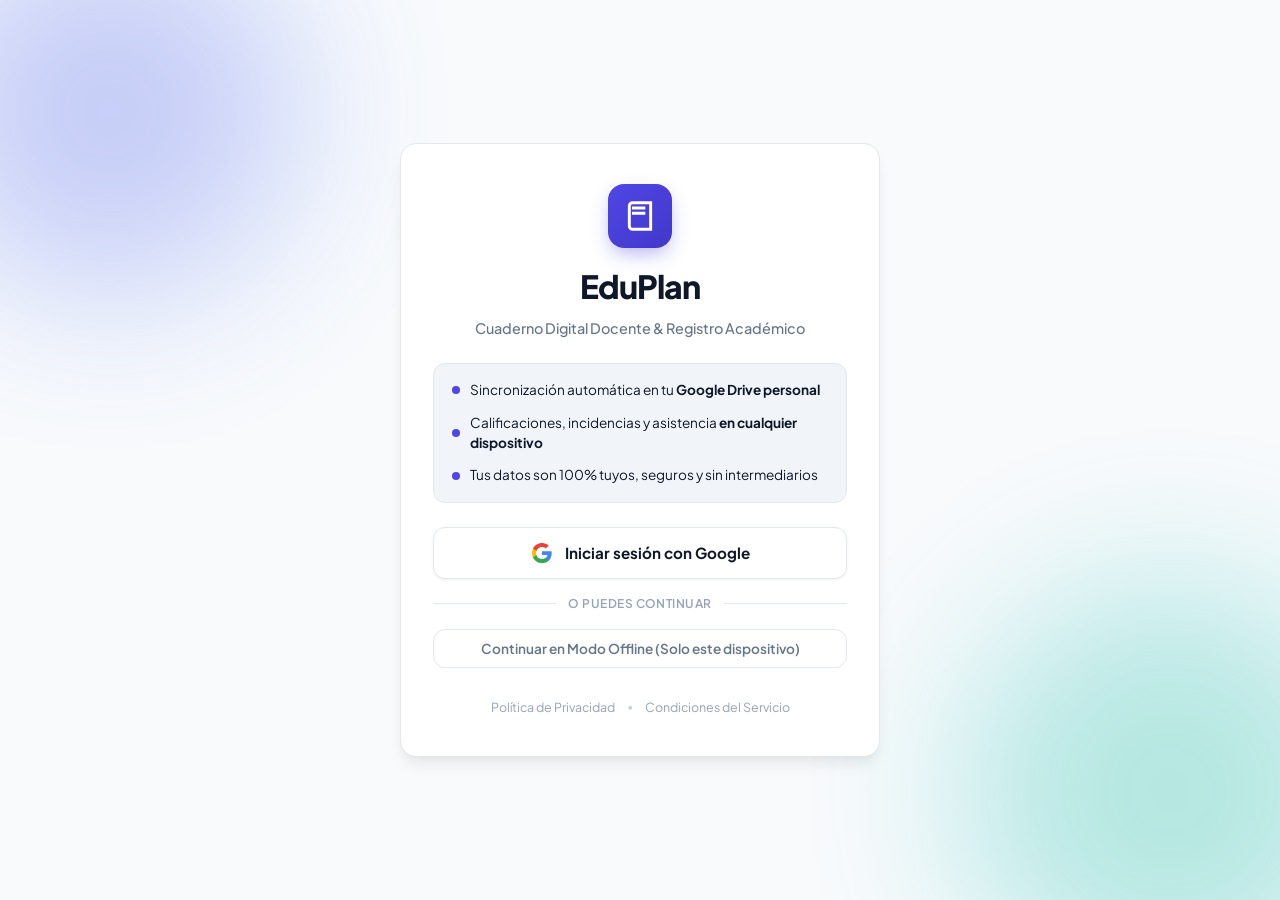
<file: index.html>
<!DOCTYPE html>
<html lang="es">
<head>
  <meta charset="UTF-8">
  <meta name="viewport" content="width=device-width, initial-scale=1.0, maximum-scale=1.0, user-scalable=no">
  <title>EduPlan - Cuaderno Digital del Profesor</title>
  <meta name="description" content="EduPlan es el cuaderno digital docente definitivo. Gestiona aulas, pasa asistencia, registra calificaciones, evalúa actividades y sincroniza automáticamente con tu Google Drive personal con soporte offline total.">
  <meta name="keywords" content="cuaderno docente, cuaderno digital del profesor, gestión escolar, pasar asistencia, registro de calificaciones, notas escolares, Google Drive sync, app profesores">
  <meta name="author" content="EduPlan">

  <!-- Metadatos Sociales / Open Graph (Facebook, WhatsApp, LinkedIn, Instagram) -->
  <meta property="og:type" content="website">
  <meta property="og:site_name" content="EduPlan">
  <meta property="og:title" content="EduPlan - Cuaderno Digital del Profesor">
  <meta property="og:description" content="Cuaderno digital docente con soporte offline total y sincronización automática con Google Drive. Administra clases, estudiantes, asistencia y calificaciones fácilmente.">
  <meta property="og:image" content="icons/icon-512x512.png">
  <meta property="og:image:alt" content="EduPlan - Cuaderno Digital Docente">
  <meta property="og:image:width" content="512">
  <meta property="og:image:height" content="512">
  <meta property="og:locale" content="es_ES">

  <!-- Metadatos para Twitter / X Card -->
  <meta name="twitter:card" content="summary">
  <meta name="twitter:title" content="EduPlan - Cuaderno Digital del Profesor">
  <meta name="twitter:description" content="Cuaderno digital docente con soporte offline total y sincronización automática en Google Drive personal. Calificaciones, asistencia y fichas de alumnos.">
  <meta name="twitter:image" content="icons/icon-512x512.png">
  <meta name="twitter:image:alt" content="EduPlan Cuaderno Digital">

  <!-- PWA Meta Tags & Manifest -->
  <link rel="manifest" href="manifest.json">
  <meta name="theme-color" content="#4F46E5">
  <meta name="mobile-web-app-capable" content="yes">
  <meta name="apple-mobile-web-app-capable" content="yes">
  <meta name="apple-mobile-web-app-status-bar-style" content="black-translucent">
  <meta name="apple-mobile-web-app-title" content="EduPlan">
  <link rel="apple-touch-icon" href="icons/icon-192x192.png">
  <link rel="icon" type="image/png" sizes="192x192" href="icons/icon-192x192.png">
  <link rel="icon" type="image/png" sizes="96x96" href="icons/icon-96x96.png">
  <!-- Fuentes modernas -->
  <link rel="preconnect" href="https://fonts.googleapis.com">
  <link rel="preconnect" href="https://fonts.gstatic.com" crossorigin>
  <link href="https://fonts.googleapis.com/css2?family=Plus+Jakarta+Sans:wght@400;500;600;700;800&display=swap" rel="stylesheet">
  <link rel="stylesheet" href="style.css?v=1.0.8">
</head>
<body>
  <!-- PANTALLA DE INICIO DE SESIÓN / LOGIN CON GOOGLE -->
  <section id="auth-screen" class="auth-screen">
    <div class="auth-background-effects">
      <div class="auth-blob auth-blob-1"></div>
      <div class="auth-blob auth-blob-2"></div>
    </div>

    <div class="auth-card">
      <div class="auth-brand">
        <div class="auth-logo-badge">
          <svg width="32" height="32" viewBox="0 0 24 24" fill="none" stroke="currentColor" stroke-width="2.2"><path d="M4 19.5v-15A2.5 2.5 0 0 1 6.5 2H20v20H6.5a2.5 2.5 0 0 1-2.5-2.5Z"/><path d="M6 6h10M6 10h10"/></svg>
        </div>
        <h1>EduPlan</h1>
        <p class="auth-tagline">Cuaderno Digital Docente & Registro Académico</p>
      </div>

      <div class="auth-features-preview">
        <div class="feature-item">
          <span class="feature-dot"></span>
          <span>Sincronización automática en tu <strong>Google Drive personal</strong></span>
        </div>
        <div class="feature-item">
          <span class="feature-dot"></span>
          <span>Calificaciones, incidencias y asistencia <strong>en cualquier dispositivo</strong></span>
        </div>
        <div class="feature-item">
          <span class="feature-dot"></span>
          <span>Tus datos son 100% tuyos, seguros y sin intermediarios</span>
        </div>
      </div>

      <div class="auth-actions-group">
        <button type="button" id="btn-login-screen-google" class="btn btn-google-login">
          <svg class="google-icon" width="22" height="22" viewBox="0 0 24 24">
            <path fill="#4285F4" d="M22.56 12.25c0-.78-.07-1.53-.2-2.25H12v4.26h5.92c-.26 1.37-1.04 2.53-2.21 3.31v2.77h3.57c2.08-1.92 3.28-4.74 3.28-8.09z"/>
            <path fill="#34A853" d="M12 23c2.97 0 5.46-.98 7.28-2.66l-3.57-2.77c-.98.66-2.23 1.06-3.71 1.06-2.86 0-5.29-1.93-6.16-4.53H2.18v2.84C3.99 20.53 7.7 23 12 23z"/>
            <path fill="#FBBC05" d="M5.84 14.09c-.22-.66-.35-1.36-.35-2.09s.13-1.43.35-2.09V7.06H2.18C1.43 8.55 1 10.22 1 12s.43 3.45 1.18 4.94l2.85-2.22.81-.63z"/>
            <path fill="#EA4335" d="M12 5.38c1.62 0 3.06.56 4.21 1.64l3.15-3.15C17.45 2.09 14.97 1 12 1 7.7 1 3.99 3.47 2.18 7.06l3.66 2.84c.87-2.6 3.3-4.52 6.16-4.52z"/>
          </svg>
          <span>Iniciar sesión con Google</span>
        </button>

        <div class="auth-divider">
          <span>o puedes continuar</span>
        </div>

        <button type="button" id="btn-login-screen-offline" class="btn btn-secondary-subtle">
          Continuar en Modo Offline (Solo este dispositivo)
        </button>

        <div style="text-align: center; margin-top: 18px; display: flex; align-items: center; justify-content: center; gap: 12px; flex-wrap: wrap;">
          <a href="/privacidad" target="_blank" style="font-size: 0.78rem; color: var(--color-text-subtle); text-decoration: none; transition: color 0.2s;" onmouseover="this.style.color='var(--color-primary)'" onmouseout="this.style.color='var(--color-text-subtle)'">
            Política de Privacidad
          </a>
          <span style="font-size: 0.75rem; color: var(--color-text-subtle); opacity: 0.5;">•</span>
          <a href="/terminos" target="_blank" style="font-size: 0.78rem; color: var(--color-text-subtle); text-decoration: none; transition: color 0.2s;" onmouseover="this.style.color='var(--color-primary)'" onmouseout="this.style.color='var(--color-text-subtle)'">
            Condiciones del Servicio
          </a>
        </div>
      </div>
    </div>
  </section>

  <div class="app-layout" id="app-layout" style="display: none;">
    <!-- BARRA LATERAL / NAVEGACIÓN -->
    <aside class="sidebar">
      <div class="brand">
        <div class="brand-icon">
          <svg width="24" height="24" viewBox="0 0 24 24" fill="none" stroke="currentColor" stroke-width="2.5"><path d="M4 19.5v-15A2.5 2.5 0 0 1 6.5 2H20v20H6.5a2.5 2.5 0 0 1-2.5-2.5Z"/><path d="M6 6h10M6 10h10"/></svg>
        </div>
        <div class="brand-text">
          <h2>EduPlan</h2>
          <span>Cuaderno Docente</span>
        </div>
      </div>

      <nav class="nav-menu">
        <button class="nav-item active" data-tab="classes-tab">
          <svg width="20" height="20" viewBox="0 0 24 24" fill="none" stroke="currentColor" stroke-width="2"><rect x="3" y="3" width="7" height="7"/><rect x="14" y="3" width="7" height="7"/><rect x="14" y="14" width="7" height="7"/><rect x="3" y="14" width="7" height="7"/></svg>
          Mis Grupos / Clases
        </button>
        <button class="nav-item" data-tab="students-tab">
          <svg width="20" height="20" viewBox="0 0 24 24" fill="none" stroke="currentColor" stroke-width="2"><path d="M16 21v-2a4 4 0 0 0-4-4H6a4 4 0 0 0-4 4v2"/><circle cx="9" cy="7" r="4"/><path d="M22 21v-2a4 4 0 0 0-3-3.87"/><path d="M16 3.13a4 4 0 0 1 0 7.75"/></svg>
          Estudiantes & Fichas
        </button>
        <button class="nav-item" data-tab="attendance-tab">
          <svg width="20" height="20" viewBox="0 0 24 24" fill="none" stroke="currentColor" stroke-width="2"><path d="M8 2v4M16 2v4"/><rect x="3" y="4" width="18" height="18" rx="2"/><path d="M3 10h18"/><path d="m9 16 2 2 4-4"/></svg>
          Pasar Asistencia
        </button>
        <button class="nav-item" data-tab="grades-tab">
          <svg width="20" height="20" viewBox="0 0 24 24" fill="none" stroke="currentColor" stroke-width="2"><path d="M14 2H6a2 2 0 0 0-2 2v16a2 2 0 0 0 2 2h12a2 2 0 0 0 2-2V8z"/><polyline points="14 2 14 8 20 8"/><line x1="16" y1="13" x2="8" y2="13"/><line x1="16" y1="17" x2="8" y2="17"/><polyline points="10 9 9 9 8 9"/></svg>
          Calificaciones / Notas
        </button>

        <div class="nav-menu-divider" style="height: 1px; background: var(--color-border); margin: 6px 10px; opacity: 0.6;"></div>

        <button type="button" class="nav-item nav-item-action" id="sidebar-btn-export-reports" title="Centro de Exportación de Reportes Excel (.xlsx)">
          <svg width="20" height="20" viewBox="0 0 24 24" fill="none" stroke="currentColor" stroke-width="2"><path d="M14 2H6a2 2 0 0 0-2 2v16a2 2 0 0 0 2 2h12a2 2 0 0 0 2-2V8z"/><polyline points="14 2 14 8 20 8"/><line x1="8" y1="13" x2="16" y2="13"/><line x1="8" y1="17" x2="16" y2="17"/><polyline points="10 9 9 9 8 9"/></svg>
          Exportar (.xlsx)
        </button>
      </nav>

      <div class="sidebar-footer">
        <div class="teacher-profile" id="btn-open-teacher-profile" role="button" tabindex="0" title="Personalizar mi perfil docente">
          <div class="teacher-avatar" id="sidebar-teacher-avatar">P</div>
          <div class="teacher-info">
            <span class="teacher-name" id="sidebar-teacher-name">Prof. Alexis</span>
            <span class="teacher-role" id="sidebar-teacher-school">Colegio Digital</span>
          </div>
          <button class="teacher-edit-btn" aria-label="Editar perfil docente" title="Editar perfil">
            <svg width="15" height="15" viewBox="0 0 24 24" fill="none" stroke="currentColor" stroke-width="2"><path d="M11 4H4a2 2 0 0 0-2 2v14a2 2 0 0 0 2 2h14a2 2 0 0 0 2-2v-7"/><path d="M18.5 2.5a2.121 2.121 0 0 1 3 3L12 15l-4 1 1-4 9.5-9.5z"/></svg>
          </button>
        </div>
      </div>
    </aside>

    <!-- ÁREA DE CONTENIDO PRINCIPAL -->
    <main class="main-content">
      <!-- HEADER SUPERIOR -->
      <header class="top-header">
        <div class="header-left">
          <button id="btn-toggle-sidebar" class="btn-icon-mobile" aria-label="Abrir menú" title="Menú">
            <svg width="22" height="22" viewBox="0 0 24 24" fill="none" stroke="currentColor" stroke-width="2.2"><line x1="4" y1="6" x2="20" y2="6"/><line x1="4" y1="12" x2="20" y2="12"/><line x1="4" y1="18" x2="20" y2="18"/></svg>
          </button>
          <div>
            <h1 id="page-title">Gestión de Grupos</h1>
            <p id="page-subtitle">Administra tus aulas activas y estudiantes matriculados</p>
          </div>
        </div>
        <div class="header-actions">
          <!-- BOTÓN GOOGLE SIGN-IN / GOOGLE DRIVE -->
          <div class="google-drive-sync-wrapper">
            <button id="btn-google-drive" class="btn btn-secondary btn-icon google-btn" aria-label="Google Drive Sync" title="Iniciar sesión con Google & Copia de Seguridad en Drive">
              <svg class="google-icon" width="18" height="18" viewBox="0 0 24 24">
                <path fill="#4285F4" d="M22.56 12.25c0-.78-.07-1.53-.2-2.25H12v4.26h5.92c-.26 1.37-1.04 2.53-2.21 3.31v2.77h3.57c2.08-1.92 3.28-4.74 3.28-8.09z"/>
                <path fill="#34A853" d="M12 23c2.97 0 5.46-.98 7.28-2.66l-3.57-2.77c-.98.66-2.23 1.06-3.71 1.06-2.86 0-5.29-1.93-6.16-4.53H2.18v2.84C3.99 20.53 7.7 23 12 23z"/>
                <path fill="#FBBC05" d="M5.84 14.09c-.22-.66-.35-1.36-.35-2.09s.13-1.43.35-2.09V7.06H2.18C1.43 8.55 1 10.22 1 12s.43 3.45 1.18 4.94l2.85-2.22.81-.63z"/>
                <path fill="#EA4335" d="M12 5.38c1.62 0 3.06.56 4.21 1.64l3.15-3.15C17.45 2.09 14.97 1 12 1 7.7 1 3.99 3.47 2.18 7.06l3.66 2.84c.87-2.6 3.3-4.52 6.16-4.52z"/>
              </svg>
              <span id="google-btn-text" class="google-btn-text">Google Drive</span>
              <span id="google-sync-indicator" class="google-sync-indicator idle" title="Estado de sincronización"></span>
              <span id="google-pending-count-badge" class="google-pending-count-badge" style="display: none;" title="Cambios pendientes de sincronizar con Google Drive">0</span>
            </button>
          </div>

          <!-- BOTÓN INSTALAR APP (PWA) -->
          <button id="btn-pwa-install" class="btn btn-secondary btn-icon pwa-install-btn" aria-label="Instalar EduPlan" title="Instalar EduPlan en este dispositivo (App Nativa)">
            <svg width="18" height="18" viewBox="0 0 24 24" fill="none" stroke="currentColor" stroke-width="2">
              <path d="M21 15v4a2 2 0 0 1-2 2H5a2 2 0 0 1-2-2v-4"/>
              <polyline points="7 10 12 15 17 10"/>
              <line x1="12" y1="15" x2="12" y2="3"/>
            </svg>
            <span class="pwa-install-btn-text">Instalar App</span>
          </button>

          <button id="btn-header-teacher-profile" class="btn btn-secondary btn-icon" aria-label="Mi Perfil Docente" title="Personalizar Perfil Docente">
            <svg width="18" height="18" viewBox="0 0 24 24" fill="none" stroke="currentColor" stroke-width="2"><path d="M20 21v-2a4 4 0 0 0-4-4H8a4 4 0 0 0-4 4v2"/><circle cx="12" cy="7" r="4"/></svg>
            <span class="teacher-btn-text">Perfil</span>
          </button>

          <button id="btn-header-export-reports" class="btn btn-secondary btn-icon btn-header-export" aria-label="Exportar Reportes Excel" title="Centro de Exportación de Reportes Excel (.xlsx)">
            <svg width="18" height="18" viewBox="0 0 24 24" fill="none" stroke="currentColor" stroke-width="2"><path d="M14 2H6a2 2 0 0 0-2 2v16a2 2 0 0 0 2 2h12a2 2 0 0 0 2-2V8z"/><polyline points="14 2 14 8 20 8"/><line x1="8" y1="13" x2="16" y2="13"/><line x1="8" y1="17" x2="16" y2="17"/><polyline points="10 9 9 9 8 9"/></svg>
            <span class="report-btn-text">Exportar (.xlsx)</span>
          </button>
          <button id="btn-theme-toggle" class="btn btn-secondary btn-icon" aria-label="Cambiar tema oscuro/claro" title="Cambiar tema oscuro/claro">
            <!-- Icono Sol (Modo Claro) -->
            <svg class="theme-icon-sun" width="18" height="18" viewBox="0 0 24 24" fill="none" stroke="currentColor" stroke-width="2">
              <circle cx="12" cy="12" r="5"/>
              <line x1="12" y1="1" x2="12" y2="3"/>
              <line x1="12" y1="21" x2="12" y2="23"/>
              <line x1="4.22" y1="4.22" x2="5.64" y2="5.64"/>
              <line x1="18.36" y1="18.36" x2="19.78" y2="19.78"/>
              <line x1="1" y1="12" x2="3" y2="12"/>
              <line x1="21" y1="12" x2="23" y2="12"/>
              <line x1="4.22" y1="19.78" x2="5.64" y2="18.36"/>
              <line x1="18.36" y1="5.64" x2="19.78" y2="4.22"/>
            </svg>
            <!-- Icono Luna (Modo Oscuro) -->
            <svg class="theme-icon-moon" width="18" height="18" viewBox="0 0 24 24" fill="none" stroke="currentColor" stroke-width="2">
              <path d="M21 12.79A9 9 0 1 1 11.21 3 7 7 0 0 0 21 12.79z"/>
            </svg>
            <span class="theme-btn-text">Tema</span>
          </button>
          <button id="btn-quick-action" class="btn btn-primary">
            <svg width="18" height="18" viewBox="0 0 24 24" fill="none" stroke="currentColor" stroke-width="2"><line x1="12" y1="5" x2="12" y2="19"/><line x1="5" y1="12" x2="19" y2="12"/></svg>
            <span id="quick-action-text">Nueva Clase</span>
          </button>
        </div>
      </header>

      <!-- VISTA: CLASES -->
      <section id="classes-tab" class="tab-pane active">
        <div class="classrooms-grid" id="classrooms-container">
          <!-- Render dinámico de tarjetas de clases -->
        </div>
      </section>

      <!-- VISTA: ESTUDIANTES & FICHAS -->
      <section id="students-tab" class="tab-pane">
        <div class="filter-bar">
          <div class="filter-item">
            <label for="filter-classroom-select">Grupo seleccionado:</label>
            <select id="filter-classroom-select" class="form-select"></select>
          </div>
          <div class="filter-item">
            <label for="student-sort-select">Ordenar por:</label>
            <select id="student-sort-select" class="form-select">
              <option value="lastName-asc">Apellido (A - Z)</option>
              <option value="lastName-desc">Apellido (Z - A)</option>
              <option value="firstName-asc">Nombre (A - Z)</option>
              <option value="firstName-desc">Nombre (Z - A)</option>
            </select>
          </div>
          <div class="filter-item">
            <label for="student-name-format-select">Ver primero:</label>
            <select id="student-name-format-select" class="form-select">
              <option value="first-last">Nombres primero (Ej: Juan Pérez)</option>
              <option value="last-first">Apellidos primero (Ej: Pérez, Juan)</option>
            </select>
          </div>
          <div class="filter-item search-box">
            <input type="text" id="student-search-input" placeholder="Buscar por nombre o apellido..." class="form-input">
          </div>
          <div class="filter-item filter-action-item">
            <button type="button" id="btn-open-import-students" class="btn btn-secondary btn-icon btn-import-students" onclick="if(window.UIController && typeof window.UIController.openImportStudentsModal === 'function'){window.UIController.openImportStudentsModal();}else{var s=document.getElementById('import-classroom-select');var c=JSON.parse(localStorage.getItem('educap_classrooms_v1')||'[]');if(s&&c.length>0){s.innerHTML=c.map(function(x){return '<option value=\x22'+x.id+'\x22>'+x.name+' ('+(x.gradeLevel||'Sin nivel')+')</option>';}).join('');}var m=document.getElementById('modal-import-students');if(m)m.classList.add('active');}" title="Importar lista masiva de estudiantes desde archivo Excel (.xlsx, .xls) o CSV">
              <svg width="17" height="17" viewBox="0 0 24 24" fill="none" stroke="currentColor" stroke-width="2">
                <path d="M14 2H6a2 2 0 0 0-2 2v16a2 2 0 0 0 2 2h12a2 2 0 0 0 2-2V8z"/>
                <polyline points="14 2 14 8 20 8"/>
                <line x1="12" y1="18" x2="12" y2="12"/>
                <line x1="9" y1="15" x2="15" y2="15"/>
              </svg>
              <span>Importar Excel / CSV</span>
            </button>
          </div>
          <div class="filter-item mobile-view-selector">
            <span class="mobile-view-label">Vista móvil:</span>
            <div class="view-toggle-segmented" role="group" aria-label="Modo de visualización móvil">
              <button type="button" class="view-toggle-btn active" data-view="cards" title="Vista en Tarjetas">
                <svg width="15" height="15" viewBox="0 0 24 24" fill="none" stroke="currentColor" stroke-width="2"><rect x="3" y="3" width="7" height="7"/><rect x="14" y="3" width="7" height="7"/><rect x="14" y="14" width="7" height="7"/><rect x="3" y="14" width="7" height="7"/></svg>
                <span>Tarjetas</span>
              </button>
              <button type="button" class="view-toggle-btn" data-view="table" title="Vista en Tabla">
                <svg width="15" height="15" viewBox="0 0 24 24" fill="none" stroke="currentColor" stroke-width="2"><line x1="3" y1="6" x2="21" y2="6"/><line x1="3" y1="12" x2="21" y2="12"/><line x1="3" y1="18" x2="21" y2="18"/></svg>
                <span>Tabla</span>
              </button>
            </div>
          </div>
        </div>

        <!-- Barra flotante de acciones masivas / Bulk Actions para estudiantes seleccionados -->
        <div id="students-bulk-bar" class="bulk-actions-toolbar" style="display: none;">
          <div class="bulk-bar-info">
            <span class="bulk-count-badge" id="students-bulk-count">0</span>
            <span>estudiantes seleccionados</span>
          </div>
          <div class="bulk-bar-buttons">
            <button type="button" id="btn-bulk-incident" class="btn btn-secondary btn-sm">
              <svg width="15" height="15" viewBox="0 0 24 24" fill="none" stroke="currentColor" stroke-width="2"><path d="M11 4H4a2 2 0 0 0-2 2v14a2 2 0 0 0 2 2h14a2 2 0 0 0 2-2v-7"/><path d="M18.5 2.5a2.121 2.121 0 0 1 3 3L12 15l-4 1 1-4 9.5-9.5z"/></svg>
              Aplicar Incidencia/Nota Masiva
            </button>
            <button type="button" id="btn-bulk-clear-selection" class="btn btn-secondary-subtle btn-sm">
              Deseleccionar todos
            </button>
          </div>
        </div>

        <div class="students-table-container">
          <table class="students-table">
            <thead>
              <tr>
                <th style="width: 44px; text-align: center;">
                  <input type="checkbox" id="students-select-all" class="form-checkbox" title="Seleccionar o deseleccionar a todos los estudiantes">
                </th>
                <th class="th-student-col">
                  <div class="th-student-header-wrap">
                    <span>Estudiante</span>
                    <button type="button" class="btn-toggle-name-order" id="btn-toggle-name-order" title="Alternar visualización: Nombres primero ⇄ Apellidos primero">
                      <svg width="13" height="13" viewBox="0 0 24 24" fill="none" stroke="currentColor" stroke-width="2">
                        <path d="m16 3 4 4-4 4"/><path d="M20 7H4"/><path d="m8 21-4-4 4-4"/><path d="M4 17h16"/>
                      </svg>
                      <span class="lbl-name-order-badge">Ver: Apellidos primero</span>
                    </button>
                  </div>
                </th>
                <th>Grupo(s)</th>
                <th>Email de Contacto</th>
                <th>Incidencias</th>
                <th>Acciones</th>
              </tr>
            </thead>
            <tbody id="students-table-body">
              <!-- Render dinámico de filas de estudiantes -->
            </tbody>
          </table>
        </div>
      </section>

      <!-- VISTA: ASISTENCIA RÁPIDA -->
      <section id="attendance-tab" class="tab-pane">
        <div class="attendance-header-card">
          <div class="attendance-controls">
            <div class="control-group">
              <label for="attendance-classroom-select">Grupo:</label>
              <select id="attendance-classroom-select" class="form-select"></select>
            </div>
            <div class="control-group">
              <label for="attendance-date-input">Fecha:</label>
              <input type="date" id="attendance-date-input" class="form-input">
            </div>
            <div class="control-group">
              <label for="attendance-sort-select">Ordenar estudiantes:</label>
              <select id="attendance-sort-select" class="form-select">
                <option value="lastName-asc">Apellido (A - Z)</option>
                <option value="lastName-desc">Apellido (Z - A)</option>
                <option value="firstName-asc">Nombre (A - Z)</option>
                <option value="firstName-desc">Nombre (Z - A)</option>
              </select>
            </div>
            <div class="control-group">
              <label for="attendance-name-format-select">Ver primero:</label>
              <select id="attendance-name-format-select" class="form-select">
                <option value="first-last">Nombres primero</option>
                <option value="last-first">Apellidos primero</option>
              </select>
            </div>
          </div>
          <div class="attendance-meta">
            <div class="attendance-summary">
              <div class="stat-badge stat-present">
                <span class="count" id="stat-present-count">0</span>
                <span class="label">Presentes</span>
              </div>
              <div class="stat-badge stat-late">
                <span class="count" id="stat-late-count">0</span>
                <span class="label">Atrasos</span>
              </div>
              <div class="stat-badge stat-absent">
                <span class="count" id="stat-absent-count">0</span>
                <span class="label">Faltas</span>
              </div>
            </div>
            <div class="attendance-actions">
              <!-- Botones de Operaciones en Lote / Bulk Actions para Asistencia -->
              <div class="bulk-attendance-group" role="group" aria-label="Acciones masivas de asistencia">
                <button type="button" id="btn-bulk-attend-present" class="btn btn-secondary btn-sm" title="Marcar a todos los estudiantes del grupo como PRESENTES hoy">
                  <svg width="15" height="15" viewBox="0 0 24 24" fill="none" stroke="currentColor" stroke-width="2"><polyline points="20 6 9 17 4 12"/></svg>
                  <span>Todos Presentes</span>
                </button>
                <button type="button" id="btn-bulk-attend-late" class="btn btn-secondary btn-sm" title="Marcar a todos los estudiantes como ATRASOS">
                  <svg width="15" height="15" viewBox="0 0 24 24" fill="none" stroke="currentColor" stroke-width="2"><circle cx="12" cy="12" r="10"/><polyline points="12 6 12 12 16 14"/></svg>
                  <span>Todos Atrasos</span>
                </button>
                <button type="button" id="btn-bulk-attend-absent" class="btn btn-secondary btn-sm" title="Marcar a todos los estudiantes como FALTAS">
                  <svg width="15" height="15" viewBox="0 0 24 24" fill="none" stroke="currentColor" stroke-width="2"><line x1="18" y1="6" x2="6" y2="18"/><line x1="6" y1="6" x2="18" y2="18"/></svg>
                  <span>Todos Faltas</span>
                </button>
              </div>
            </div>
          </div>
        </div>

        <!-- BARRA RECONFORTANTE DE ESTADO DE SINCRONIZACIÓN Y OFFLINE -->
        <div id="attendance-sync-banner" class="attendance-sync-banner sync-state-synced">
          <div class="sync-banner-icon-col">
            <div class="sync-banner-icon" id="attendance-sync-banner-icon">
              <svg width="20" height="20" viewBox="0 0 24 24" fill="none" stroke="currentColor" stroke-width="2"><path d="M18 10h-1.26A8 8 0 1 0 9 20h9a5 5 0 0 0 0-10z"/><polyline points="9 13 12 16 17 11"/></svg>
            </div>
          </div>
          <div class="sync-banner-info">
            <div class="sync-banner-title-row">
              <h4 id="attendance-sync-banner-title">Asistencias al día en Google Drive</h4>
              <span id="attendance-sync-banner-pill" class="sync-status-pill pill-synced">☁️ Al día en Drive</span>
            </div>
            <p id="attendance-sync-banner-desc">Tus registros están guardados localmente en este dispositivo y respaldados en la nube.</p>
          </div>
          <div class="sync-banner-actions">
            <button type="button" id="btn-attendance-sync-action" class="btn btn-secondary-subtle btn-xs" onclick="if(window.UIController && window.UIController.openGoogleSyncModal){window.UIController.openGoogleSyncModal();}">
              <svg width="13" height="13" viewBox="0 0 24 24" fill="none" stroke="currentColor" stroke-width="2"><circle cx="12" cy="12" r="10"/><line x1="12" y1="16" x2="12" y2="12"/><line x1="12" y1="8" x2="12.01" y2="8"/></svg>
              <span>Ver estado</span>
            </button>
          </div>
        </div>

        <div class="attendance-roster" id="attendance-roster-container">
          <!-- Tarjetas interactivas de asistencia para cada estudiante -->
        </div>
      </section>

      <!-- VISTA: CUADERNO DE CALIFICACIONES / EVALUACIONES -->
      <section id="grades-tab" class="tab-pane">
        <div class="grades-header-card">
          <div class="grades-controls">
            <div class="control-group">
              <label for="grades-classroom-select">Grupo seleccionado:</label>
              <select id="grades-classroom-select" class="form-select"></select>
            </div>
            <div class="control-group">
              <label for="grades-type-select">Tipo de evaluación:</label>
              <select id="grades-type-select" class="form-select">
                <option value="">Todas las evaluaciones</option>
                <option value="homework">Tarea / Trabajo</option>
                <option value="exam">Examen / Prueba</option>
                <option value="project">Proyecto</option>
                <option value="participation">Participación</option>
              </select>
            </div>
            <div class="control-group">
              <label for="grades-activity-select">Evaluación / Actividad:</label>
              <select id="grades-activity-select" class="form-select">
                <option value="">Todas las actividades</option>
              </select>
            </div>
            <div class="control-group">
              <label for="grades-sort-select">Ordenar estudiantes:</label>
              <select id="grades-sort-select" class="form-select">
                <option value="lastName-asc">Apellido (A - Z)</option>
                <option value="lastName-desc">Apellido (Z - A)</option>
                <option value="firstName-asc">Nombre (A - Z)</option>
                <option value="firstName-desc">Nombre (Z - A)</option>
              </select>
            </div>
            <div class="control-group">
              <label for="grades-name-format-select">Ver primero:</label>
              <select id="grades-name-format-select" class="form-select">
                <option value="first-last">Nombres primero</option>
                <option value="last-first">Apellidos primero</option>
              </select>
            </div>
          </div>
          <div class="grades-actions">
            <!-- Botón de Operación en Lote: Asignar Calificación Base -->
            <button type="button" id="btn-bulk-assign-grade" class="btn btn-secondary btn-sm" title="Asignar una misma nota o calificación base a todos los estudiantes en una actividad seleccionada">
              <svg width="16" height="16" viewBox="0 0 24 24" fill="none" stroke="currentColor" stroke-width="2"><path d="M16 4h2a2 2 0 0 1 2 2v14a2 2 0 0 1-2 2H6a2 2 0 0 1-2-2V6a2 2 0 0 1 2-2h2"/><rect x="8" y="2" width="8" height="4" rx="1" ry="1"/><path d="m9 14 2 2 4-4"/></svg>
              <span>Asignar Calificación Base</span>
            </button>
            <div class="mobile-view-selector">
              <span class="mobile-view-label">Vista móvil:</span>
              <div class="view-toggle-segmented" role="group" aria-label="Modo de visualización móvil">
                <button type="button" class="view-toggle-btn active" data-view="cards" title="Vista en Tarjetas">
                  <svg width="15" height="15" viewBox="0 0 24 24" fill="none" stroke="currentColor" stroke-width="2"><rect x="3" y="3" width="7" height="7"/><rect x="14" y="3" width="7" height="7"/><rect x="14" y="14" width="7" height="7"/><rect x="3" y="14" width="7" height="7"/></svg>
                  <span>Tarjetas</span>
                </button>
                <button type="button" class="view-toggle-btn" data-view="table" title="Vista en Tabla">
                  <svg width="15" height="15" viewBox="0 0 24 24" fill="none" stroke="currentColor" stroke-width="2"><line x1="3" y1="6" x2="21" y2="6"/><line x1="3" y1="12" x2="21" y2="12"/><line x1="3" y1="18" x2="21" y2="18"/></svg>
                  <span>Tabla</span>
                </button>
              </div>
            </div>
            <button type="button" id="btn-toggle-keyboard-hints" class="btn btn-secondary btn-sm" title="Mostrar u ocultar consejos de atajos de teclado tipo Excel">
              <svg width="15" height="15" viewBox="0 0 24 24" fill="none" stroke="currentColor" stroke-width="2"><rect x="2" y="4" width="20" height="16" rx="2"/><line x1="6" y1="8" x2="6" y2="8"/><line x1="10" y1="8" x2="10" y2="8"/><line x1="14" y1="8" x2="14" y2="8"/><line x1="18" y1="8" x2="18" y2="8"/><line x1="6" y1="12" x2="6" y2="12"/><line x1="18" y1="12" x2="18" y2="12"/><line x1="10" y1="16" x2="14" y2="16"/></svg>
              <span id="btn-toggle-keyboard-hints-text">Guía de Teclas</span>
            </button>
            <button id="btn-new-grade-item" class="btn btn-secondary btn-sm">
              <svg width="16" height="16" viewBox="0 0 24 24" fill="none" stroke="currentColor" stroke-width="2"><line x1="12" y1="5" x2="12" y2="19"/><line x1="5" y1="12" x2="19" y2="12"/></svg>
              Nueva Actividad / Examen
            </button>
          </div>
        </div>

        <!-- Matriz de notas / calificaciones con Soporte de Entrada Rápida de Teclado -->
        <div class="grades-matrix-card">
          <!-- Barra de Consejos de Entrada Rápida / Data Entry Excel -->
          <div class="grades-keyboard-hints" id="grades-keyboard-hints">
            <div class="keyboard-hints-left">
              <span class="keyboard-hints-title">
                <svg width="15" height="15" viewBox="0 0 24 24" fill="none" stroke="currentColor" stroke-width="2"><rect x="2" y="4" width="20" height="16" rx="2"/><line x1="6" y1="8" x2="6" y2="8"/><line x1="10" y1="8" x2="10" y2="8"/><line x1="14" y1="8" x2="14" y2="8"/><line x1="18" y1="8" x2="18" y2="8"/><line x1="6" y1="12" x2="6" y2="12"/><line x1="18" y1="12" x2="18" y2="12"/><line x1="10" y1="16" x2="14" y2="16"/></svg>
                Navegación tipo Excel:
              </span>
              <div class="keyboard-keys-group">
                <span class="key-hint"><kbd>Enter</kbd> o <kbd>↓</kbd> Abajo</span>
                <span class="key-hint"><kbd>Shift+Enter</kbd> o <kbd>↑</kbd> Arriba</span>
                <span class="key-hint"><kbd>Tab</kbd> o <kbd>→</kbd> Derecha</span>
                <span class="key-hint"><kbd>Shift+Tab</kbd> o <kbd>←</kbd> Izquierda</span>
                <span class="key-hint"><kbd>Esc</kbd> Deseleccionar</span>
              </div>
            </div>
            <div class="keyboard-hints-right">
              <span id="grades-virtual-stats" class="key-hint virtual-stats-badge" title="Windowing / Virtualización activa para alto rendimiento">
                <svg width="12" height="12" viewBox="0 0 24 24" fill="none" stroke="currentColor" stroke-width="2.5"><polygon points="13 2 3 14 12 14 11 22 21 10 12 10 13 2"/></svg>
                <span id="grades-virtual-text">Virtualización: Activa</span>
              </span>
              <button type="button" id="btn-hide-keyboard-hints" class="btn-hints-close" aria-label="Ocultar consejos de navegación" title="Ocultar consejos de navegación">
                <svg width="14" height="14" viewBox="0 0 24 24" fill="none" stroke="currentColor" stroke-width="2.5"><line x1="18" y1="6" x2="6" y2="18"/><line x1="6" y1="6" x2="18" y2="18"/></svg>
                <span class="hints-close-text">Ocultar</span>
              </button>
            </div>
          </div>
          <div class="grades-table-container">
            <table class="grades-table">
              <thead>
                <tr id="grades-table-header">
                  <th>Estudiante</th>
                  <!-- Columnas dinámicas de evaluaciones -->
                  <th>Promedio</th>
                </tr>
              </thead>
              <tbody id="grades-table-body">
                <!-- Render dinámico de filas con inputs de calificaciones -->
              </tbody>
            </table>
          </div>
        </div>
      </section>

      <!-- BARRA DE NAVEGACIÓN INFERIOR PARA MÓVILES (ESTILO APP NATIVA) -->
      <nav class="bottom-nav">
        <button class="bottom-nav-item active" data-tab="classes-tab">
          <svg width="22" height="22" viewBox="0 0 24 24" fill="none" stroke="currentColor" stroke-width="2"><rect x="3" y="3" width="7" height="7"/><rect x="14" y="3" width="7" height="7"/><rect x="14" y="14" width="7" height="7"/><rect x="3" y="14" width="7" height="7"/></svg>
          <span>Grupos</span>
        </button>
        <button class="bottom-nav-item" data-tab="students-tab">
          <svg width="22" height="22" viewBox="0 0 24 24" fill="none" stroke="currentColor" stroke-width="2"><path d="M16 21v-2a4 4 0 0 0-4-4H6a4 4 0 0 0-4 4v2"/><circle cx="9" cy="7" r="4"/><path d="M22 21v-2a4 4 0 0 0-3-3.87"/><path d="M16 3.13a4 4 0 0 1 0 7.75"/></svg>
          <span>Estudiantes</span>
        </button>
        <button class="bottom-nav-item" data-tab="attendance-tab">
          <svg width="22" height="22" viewBox="0 0 24 24" fill="none" stroke="currentColor" stroke-width="2"><path d="M8 2v4M16 2v4"/><rect x="3" y="4" width="18" height="18" rx="2"/><path d="M3 10h18"/><path d="m9 16 2 2 4-4"/></svg>
          <span>Asistencia</span>
        </button>
        <button class="bottom-nav-item" data-tab="grades-tab">
          <svg width="22" height="22" viewBox="0 0 24 24" fill="none" stroke="currentColor" stroke-width="2"><path d="M14 2H6a2 2 0 0 0-2 2v16a2 2 0 0 0 2 2h12a2 2 0 0 0 2-2V8z"/><polyline points="14 2 14 8 20 8"/><line x1="16" y1="13" x2="8" y2="13"/><line x1="16" y1="17" x2="8" y2="17"/><polyline points="10 9 9 9 8 9"/></svg>
          <span>Notas</span>
        </button>
      </nav>
    </main>

    <!-- Overlay de oscurecimiento cuando se abre el sidebar en móvil -->
    <div id="sidebar-backdrop" class="sidebar-backdrop"></div>
  </div>

  <!-- MODAL: CREAR / EDITAR GRUPO -->
  <div id="modal-class" class="modal-overlay">
    <div class="modal-card">
      <div class="modal-header">
        <h3 id="modal-class-title">Crear Nuevo Grupo de Estudiantes</h3>
        <button class="modal-close-btn">&times;</button>
      </div>
      <form id="form-create-class">
        <input type="hidden" id="class-edit-id" value="">
        <div class="form-group">
          <label for="class-name">Nombre de la Asignatura / Grupo *</label>
          <input type="text" id="class-name" class="form-input" placeholder="Ej: Biología Celular" required>
        </div>
        <div class="form-group">
          <label for="class-grade">Nivel o Grado *</label>
          <input type="text" id="class-grade" class="form-input" placeholder="Ej: 3º ESO - Grupo B" required>
        </div>
        <div class="form-group">
          <label for="class-year">Año Escolar</label>
          <input type="text" id="class-year" class="form-input" value="2026 - 2027">
        </div>
        <div class="form-group">
          <label for="class-desc">Descripción o Notas de la Asignatura</label>
          <input type="text" id="class-desc" class="form-input" placeholder="Ej: Aritmética, cálculo básico y resolución de problemas.">
        </div>
        <div class="form-group">
          <label>Color de Identificación</label>
          <div class="color-picker-palette">
            <label class="color-choice"><input type="radio" name="class-color" value="#4F46E5" checked><span style="background:#4F46E5"></span></label>
            <label class="color-choice"><input type="radio" name="class-color" value="#059669"><span style="background:#059669"></span></label>
            <label class="color-choice"><input type="radio" name="class-color" value="#D97706"><span style="background:#D97706"></span></label>
            <label class="color-choice"><input type="radio" name="class-color" value="#DC2626"><span style="background:#DC2626"></span></label>
            <label class="color-choice"><input type="radio" name="class-color" value="#7C3AED"><span style="background:#7C3AED"></span></label>
          </div>
        </div>
        <div class="modal-actions">
          <button type="button" class="btn btn-secondary btn-cancel-modal">Cancelar</button>
          <button type="submit" id="btn-submit-class" class="btn btn-primary">Guardar Grupo</button>
        </div>
      </form>
    </div>
  </div>

  <!-- MODAL: REGISTRAR / EDITAR ESTUDIANTE -->
  <div id="modal-student" class="modal-overlay">
    <div class="modal-card">
      <div class="modal-header">
        <h3 id="modal-student-title">Registrar Nuevo Estudiante</h3>
        <button class="modal-close-btn">&times;</button>
      </div>
      <div class="modal-import-shortcut">
        <div class="shortcut-icon">
          <svg width="18" height="18" viewBox="0 0 24 24" fill="none" stroke="currentColor" stroke-width="2"><path d="M14 2H6a2 2 0 0 0-2 2v16a2 2 0 0 0 2 2h12a2 2 0 0 0 2-2V8z"/><polyline points="14 2 14 8 20 8"/><line x1="12" y1="18" x2="12" y2="12"/><line x1="9" y1="15" x2="15" y2="15"/></svg>
        </div>
        <div class="shortcut-text">
          <span>¿Tienes una lista de estudiantes en Excel?</span>
          <button type="button" id="btn-shortcut-import-modal" class="btn-text-link" onclick="document.querySelectorAll('.modal-overlay').forEach(function(m){m.classList.remove('active');});if(window.UIController && typeof window.UIController.openImportStudentsModal === 'function'){window.UIController.openImportStudentsModal();}else{var m=document.getElementById('modal-import-students');if(m)m.classList.add('active');}">Subir lista completa en un clic &rarr;</button>
        </div>
      </div>
      <form id="form-create-student">
        <input type="hidden" id="student-edit-id" value="">
        <div class="form-group">
          <label>Asignar a Grupo(s) / Materia(s) *</label>
          <div id="student-classrooms-checkboxes" class="classroom-checkbox-list">
            <!-- Checkboxes generados dinámicamente con cada clase -->
          </div>
          <span style="font-size: 0.72rem; color: var(--color-text-muted);">Puedes seleccionar uno o varios grupos para este estudiante.</span>
        </div>
        <div class="form-row">
          <div class="form-group">
            <label for="student-firstname">Nombre *</label>
            <input type="text" id="student-firstname" class="form-input" placeholder="Ej: Lucas" required>
          </div>
          <div class="form-group">
            <label for="student-lastname">Apellidos *</label>
            <input type="text" id="student-lastname" class="form-input" placeholder="Ej: Navarro" required>
          </div>
        </div>
        <div class="form-group">
          <label for="student-email">Correo Electrónico (Tutor / Estudiante)</label>
          <input type="email" id="student-email" class="form-input" placeholder="lucas.navarro@familia.com">
        </div>
        <div class="form-group">
          <label for="student-phone">Teléfono de Contacto</label>
          <input type="tel" id="student-phone" class="form-input" placeholder="+34 600 000 000">
        </div>
        <div class="modal-actions">
          <button type="button" class="btn btn-secondary btn-cancel-modal">Cancelar</button>
          <button type="submit" id="btn-submit-student" class="btn btn-primary">Matricular Estudiante</button>
        </div>
      </form>
    </div>
  </div>

  <!-- MODAL: FICHA & INCIDENCIAS DE ESTUDIANTE -->
  <div id="modal-incidents" class="modal-overlay">
    <div class="modal-card modal-lg">
      <div class="modal-header">
        <div class="student-modal-badge">
          <div class="student-avatar-lg" id="modal-student-avatar">AL</div>
          <div>
            <h3 id="modal-student-name">Nombre Estudiante</h3>
            <span id="modal-student-details" class="sub-badge">Detalles</span>
          </div>
        </div>
        <div style="display: flex; align-items: center; gap: 8px;">
          <button type="button" id="btn-edit-student-from-incidents" class="btn btn-secondary btn-sm" title="Editar datos del estudiante">
            <svg width="14" height="14" viewBox="0 0 24 24" fill="none" stroke="currentColor" stroke-width="2"><path d="M11 4H4a2 2 0 0 0-2 2v14a2 2 0 0 0 2 2h14a2 2 0 0 0 2-2v-7"/><path d="M18.5 2.5a2.121 2.121 0 0 1 3 3L12 15l-4 1 1-4 9.5-9.5z"/></svg>
            Editar Datos
          </button>
          <button class="modal-close-btn">&times;</button>
        </div>
      </div>

      <div class="modal-tab-content">
        <h4>Historial de Incidencias y Observaciones</h4>
        <div class="new-incident-box">
          <input type="hidden" id="incident-student-id">
          <div class="form-row">
            <select id="incident-type" class="form-select" style="max-width: 160px;">
              <option value="positive">Positiva (+)</option>
              <option value="negative">Negativa (-)</option>
              <option value="note">Nota / Observación</option>
            </select>
            <input type="text" id="incident-title" class="form-input" placeholder="Título (ej: Gran participación, Falta de tarea)" required>
          </div>
          <textarea id="incident-comment" class="form-textarea" placeholder="Descripción detallada de la incidencia..." rows="2"></textarea>
          <button type="button" id="btn-save-incident" class="btn btn-primary btn-sm">Añadir Anotación</button>
        </div>

        <div class="incidents-list" id="incidents-list-container">
          <!-- Lista de incidencias previas -->
        </div>
      </div>
    </div>
  </div>

  <!-- MODAL: CREAR ACTIVIDAD / EVALUACIÓN -->
  <div id="modal-grade-item" class="modal-overlay">
    <div class="modal-card">
      <div class="modal-header">
        <h3>Nueva Actividad o Evaluación</h3>
        <button class="modal-close-btn">&times;</button>
      </div>
      <form id="form-create-grade-item">
        <div class="form-group">
          <label for="grade-item-class-select">Grupo / Clase *</label>
          <select id="grade-item-class-select" class="form-select" required></select>
        </div>
        <div class="form-group">
          <label for="grade-item-title">Nombre de la Actividad *</label>
          <input type="text" id="grade-item-title" class="form-input" placeholder="Ej: Examen Parcial 1, Tarea de Vectores" required>
        </div>
        <div class="form-row">
          <div class="form-group">
            <label for="grade-item-type">Tipo de Evaluación</label>
            <select id="grade-item-type" class="form-select">
              <option value="exam">Examen / Prueba</option>
              <option value="homework">Tarea / Trabajo</option>
              <option value="project">Proyecto</option>
              <option value="participation">Participación</option>
            </select>
          </div>
          <div class="form-group">
            <label for="grade-item-max">Puntuación Máxima (Escala)</label>
            <input type="number" id="grade-item-max" class="form-input" value="10" min="1" max="100" step="0.5" required>
          </div>
        </div>
        <div class="modal-actions">
          <button type="button" class="btn btn-secondary btn-cancel-modal">Cancelar</button>
          <button type="submit" class="btn btn-primary">Crear Actividad</button>
        </div>
      </form>
    </div>
  </div>

  <!-- MODAL: PERSONALIZAR PERFIL DOCENTE -->
  <div id="modal-teacher-profile" class="modal-overlay">
    <div class="modal-card">
      <div class="modal-header">
        <h3>Personalizar Perfil del Docente</h3>
        <button class="modal-close-btn">&times;</button>
      </div>
      <form id="form-teacher-profile">
        <div class="form-row" style="align-items: center; margin-bottom: 4px;">
          <div class="teacher-avatar-preview" id="preview-teacher-avatar" style="width: 54px; height: 54px; font-size: 1.25rem; font-weight: 800; border-radius: var(--radius-full); display: flex; align-items: center; justify-content: center; color: #fff; background-color: #6366f1; box-shadow: var(--shadow-sm);">P</div>
          <div style="flex: 1;">
            <label style="font-size: 0.8rem; font-weight: 700; color: var(--color-text-main); margin-bottom: 4px; display: block;">Color del Avatar</label>
            <div class="color-picker-palette">
              <label class="color-choice"><input type="radio" name="teacher-avatar-color" value="#6366F1" checked><span style="background:#6366F1"></span></label>
              <label class="color-choice"><input type="radio" name="teacher-avatar-color" value="#059669"><span style="background:#059669"></span></label>
              <label class="color-choice"><input type="radio" name="teacher-avatar-color" value="#D97706"><span style="background:#D97706"></span></label>
              <label class="color-choice"><input type="radio" name="teacher-avatar-color" value="#DC2626"><span style="background:#DC2626"></span></label>
              <label class="color-choice"><input type="radio" name="teacher-avatar-color" value="#8B5CF6"><span style="background:#8B5CF6"></span></label>
              <label class="color-choice"><input type="radio" name="teacher-avatar-color" value="#0EA5E9"><span style="background:#0EA5E9"></span></label>
            </div>
          </div>
        </div>

        <div class="form-row">
          <div class="form-group" style="flex: 0 0 130px;">
            <label for="teacher-prefix">Tratamiento *</label>
            <select id="teacher-prefix" class="form-select">
              <option value="Prof.">Prof.</option>
              <option value="Profa.">Profa.</option>
              <option value="Lic.">Lic.</option>
              <option value="Mtro.">Mtro.</option>
              <option value="Mtra.">Mtra.</option>
              <option value="Dr.">Dr.</option>
              <option value="Dra.">Dra.</option>
            </select>
          </div>
          <div class="form-group" style="flex: 1;">
            <label for="teacher-name-input">Nombre Completo *</label>
            <input type="text" id="teacher-name-input" class="form-input" placeholder="Ej: Alexis Gómez" required>
          </div>
        </div>

        <div class="form-group">
          <label for="teacher-specialty">Especialidad / Materia Principal</label>
          <input type="text" id="teacher-specialty" class="form-input" placeholder="Ej: Matemáticas y Ciencias, Primaria">
        </div>

        <div class="form-group">
          <label for="teacher-school-input">Centro Educativo / Institución</label>
          <input type="text" id="teacher-school-input" class="form-input" placeholder="Ej: IES San Francisco, Colegio Bolivariano">
        </div>

        <div class="form-group">
          <label for="teacher-email-input">Correo Institucional (Opcional)</label>
          <input type="email" id="teacher-email-input" class="form-input" placeholder="docente@colegio.edu">
        </div>

        <div class="modal-actions">
          <button type="button" class="btn btn-secondary btn-cancel-modal">Cancelar</button>
          <button type="submit" class="btn btn-primary">Guardar Perfil</button>
        </div>
      </form>
    </div>
  </div>

  <!-- MODAL: GESTIÓN DE GOOGLE DRIVE & SINCRONIZACIÓN -->
  <div id="modal-google-sync" class="modal-overlay">
    <div class="modal-card">
      <div class="modal-header">
        <div style="display: flex; align-items: center; gap: 10px;">
          <svg class="google-icon" width="24" height="24" viewBox="0 0 24 24">
            <path fill="#4285F4" d="M22.56 12.25c0-.78-.07-1.53-.2-2.25H12v4.26h5.92c-.26 1.37-1.04 2.53-2.21 3.31v2.77h3.57c2.08-1.92 3.28-4.74 3.28-8.09z"/>
            <path fill="#34A853" d="M12 23c2.97 0 5.46-.98 7.28-2.66l-3.57-2.77c-.98.66-2.23 1.06-3.71 1.06-2.86 0-5.29-1.93-6.16-4.53H2.18v2.84C3.99 20.53 7.7 23 12 23z"/>
            <path fill="#FBBC05" d="M5.84 14.09c-.22-.66-.35-1.36-.35-2.09s.13-1.43.35-2.09V7.06H2.18C1.43 8.55 1 10.22 1 12s.43 3.45 1.18 4.94l2.85-2.22.81-.63z"/>
            <path fill="#EA4335" d="M12 5.38c1.62 0 3.06.56 4.21 1.64l3.15-3.15C17.45 2.09 14.97 1 12 1 7.7 1 3.99 3.47 2.18 7.06l3.66 2.84c.87-2.6 3.3-4.52 6.16-4.52z"/>
          </svg>
          <h3>Google Drive & Copia en la Nube</h3>
        </div>
        <button class="modal-close-btn">&times;</button>
      </div>

      <div class="google-modal-body">
        <!-- Estado de sesión -->
        <div id="google-user-connected" class="google-user-box" style="display: none;">
          <div class="google-user-avatar" id="google-avatar-img">G</div>
          <div class="google-user-details">
            <h4 id="google-user-name">Docente Conectado</h4>
            <span id="google-user-email">docente@gmail.com</span>
            <span class="google-status-pill"><span class="pill-dot"></span> Sincronizado con Google Drive</span>
          </div>
        </div>

        <div id="google-user-disconnected" class="google-login-prompt">
          <p>Conecta tu cuenta de Google institucional o personal para respaldar tus clases, calificaciones y asistencias directamente en tu propio Google Drive.</p>
          <button type="button" id="btn-google-login-modal" class="btn btn-primary" style="width: 100%; justify-content: center; gap: 10px;">
            <svg class="google-icon" width="18" height="18" viewBox="0 0 24 24">
              <path fill="#4285F4" d="M22.56 12.25c0-.78-.07-1.53-.2-2.25H12v4.26h5.92c-.26 1.37-1.04 2.53-2.21 3.31v2.77h3.57c2.08-1.92 3.28-4.74 3.28-8.09z"/>
              <path fill="#34A853" d="M12 23c2.97 0 5.46-.98 7.28-2.66l-3.57-2.77c-.98.66-2.23 1.06-3.71 1.06-2.86 0-5.29-1.93-6.16-4.53H2.18v2.84C3.99 20.53 7.7 23 12 23z"/>
              <path fill="#FBBC05" d="M5.84 14.09c-.22-.66-.35-1.36-.35-2.09s.13-1.43.35-2.09V7.06H2.18C1.43 8.55 1 10.22 1 12s.43 3.45 1.18 4.94l2.85-2.22.81-.63z"/>
              <path fill="#EA4335" d="M12 5.38c1.62 0 3.06.56 4.21 1.64l3.15-3.15C17.45 2.09 14.97 1 12 1 7.7 1 3.99 3.47 2.18 7.06l3.66 2.84c.87-2.6 3.3-4.52 6.16-4.52z"/>
            </svg>
            Iniciar Sesión con Google
          </button>
        </div>

        <!-- Acciones de sincronización -->
        <div class="google-sync-actions-card">
          <div class="sync-status-row">
            <span class="label">Estado de la nube:</span>
            <span id="google-sync-text" class="status-msg">Sin sincronizar</span>
          </div>

          <div class="google-buttons-grid">
            <button type="button" id="btn-sync-now" class="btn btn-secondary">
              <svg width="16" height="16" viewBox="0 0 24 24" fill="none" stroke="currentColor" stroke-width="2"><path d="M21.5 2v6h-6M21.34 15.57a10 10 0 1 1-.57-8.38l5.67-5.67"/></svg>
              Guardar en Drive Ahora
            </button>
            <button type="button" id="btn-restore-now" class="btn btn-secondary">
              <svg width="16" height="16" viewBox="0 0 24 24" fill="none" stroke="currentColor" stroke-width="2"><path d="M21 15v4a2 2 0 0 1-2 2H5a2 2 0 0 1-2-2v-4"/><polyline points="7 10 12 15 17 10"/><line x1="12" y1="15" x2="12" y2="3"/></svg>
              Restaurar desde Drive
            </button>
          </div>
        </div>

        <!-- Alerta de Conflicto en el Modal de Sincronización -->
        <div id="google-sync-conflict-box" class="google-sync-conflict-box" style="display: none;">
          <div class="conflict-box-content">
            <svg width="22" height="22" viewBox="0 0 24 24" fill="none" stroke="currentColor" stroke-width="2">
              <path d="M10.29 3.86L1.82 18a2 2 0 0 0 1.71 3h16.94a2 2 0 0 0 1.71-3L13.71 3.86a2 2 0 0 0-3.42 0z"/>
              <line x1="12" y1="9" x2="12" y2="13"/>
              <line x1="12" y1="17" x2="12.01" y2="17"/>
            </svg>
            <div>
              <h4>Conflicto de Sincronización Pendiente</h4>
              <p>Google Drive tiene cambios más recientes que este equipo.</p>
            </div>
          </div>
          <button type="button" id="btn-open-conflict-modal-from-sync" class="btn btn-warning btn-sm" style="font-weight: 700;">
            Resolver Conflicto
          </button>
        </div>

        <!-- Resumen de Almacenamiento Local y Seguridad Offline -->
        <div class="device-storage-reassurance-card">
          <div class="storage-reassurance-header">
            <div class="storage-icon-wrap">
              <svg width="20" height="20" viewBox="0 0 24 24" fill="none" stroke="currentColor" stroke-width="2">
                <rect x="2" y="3" width="20" height="14" rx="2" ry="2"/>
                <line x1="8" y1="21" x2="16" y2="21"/>
                <line x1="12" y1="17" x2="12" y2="21"/>
              </svg>
            </div>
            <div style="flex: 1;">
              <h4 style="margin: 0; font-size: 0.92rem; font-weight: 700; color: var(--color-text-main);">Almacenamiento en este Dispositivo</h4>
              <span style="font-size: 0.76rem; color: var(--color-text-muted);">Protegido localmente en memoria de alta capacidad (IndexedDB)</span>
            </div>
            <span class="device-safe-badge">✓ 100% Seguro Offline</span>
          </div>
          <div class="device-stats-grid">
            <div class="device-stat-chip">
              <span class="stat-number" id="modal-stat-classrooms">0</span>
              <span class="stat-label">Aulas</span>
            </div>
            <div class="device-stat-chip">
              <span class="stat-number" id="modal-stat-students">0</span>
              <span class="stat-label">Estudiantes</span>
            </div>
            <div class="device-stat-chip">
              <span class="stat-number" id="modal-stat-attendance">0</span>
              <span class="stat-label">Asistencias</span>
            </div>
            <div class="device-stat-chip">
              <span class="stat-number" id="modal-stat-grades">0</span>
              <span class="stat-label">Notas</span>
            </div>
          </div>
          <div class="device-pending-sync-status">
            <span class="pending-status-dot"></span>
            <span class="pending-status-text" id="modal-pending-status-text">Sin cambios pendientes de sincronizar</span>
          </div>
          <p class="storage-reassurance-note">
            💡 <strong>Garantía para el aula:</strong> Puedes pasar lista o calificar sin internet. Nada se borra al cerrar el navegador o apagar el equipo. En cuanto haya conexión, los cambios se subirán a tu Google Drive automáticamente.
          </p>
        </div>

        <!-- Enlace de sesión -->
        <div class="google-footer-settings" style="justify-content: flex-end;">
          <button type="button" id="btn-google-signout" class="btn-link text-danger" style="display: none;">
            Cerrar sesión de Google
          </button>
        </div>
      </div>
    </div>
  </div>

  <!-- MODAL: CENTRO DE EXPORTACIÓN DE REPORTES A EXCEL (.XLSX) -->
  <div id="modal-export-reports" class="modal-overlay">
    <div class="modal-card export-reports-modal-card">
      <div class="modal-header">
        <div style="display: flex; align-items: center; gap: 10px;">
          <div style="width: 36px; height: 36px; border-radius: var(--radius-md); background: rgba(16, 124, 65, 0.12); color: #107C41; display: flex; align-items: center; justify-content: center;">
            <svg width="20" height="20" viewBox="0 0 24 24" fill="none" stroke="currentColor" stroke-width="2">
              <path d="M14 2H6a2 2 0 0 0-2 2v16a2 2 0 0 0 2 2h12a2 2 0 0 0 2-2V8z"/>
              <polyline points="14 2 14 8 20 8"/>
              <line x1="8" y1="13" x2="16" y2="13"/>
              <line x1="8" y1="17" x2="16" y2="17"/>
              <polyline points="10 9 9 9 8 9"/>
            </svg>
          </div>
          <div>
            <h3 style="margin: 0; font-size: 1.15rem;">Exportar Reportes a Excel (.xlsx)</h3>
            <span style="font-size: 0.78rem; color: var(--color-text-muted);">Generación de actas e informes institucionales</span>
          </div>
        </div>
        <button class="modal-close-btn">&times;</button>
      </div>

      <form id="form-export-report" style="padding: 20px 24px;">
        <div class="form-group">
          <label for="export-classroom-select">Selecciona el Grupo / Materia a Exportar:</label>
          <select id="export-classroom-select" class="form-select"></select>
        </div>

        <div class="form-group" style="margin-top: 10px;">
          <label>Tipo de Documento Oficial:</label>
          <div class="export-options-grid">
            <!-- Opción 1: Calificaciones -->
            <label class="export-option-card selected">
              <input type="radio" name="export-doc-type" value="grades" checked>
              <div class="export-option-body">
                <div class="export-option-title-row">
                  <span class="export-option-title">
                    <svg width="18" height="18" viewBox="0 0 24 24" fill="none" stroke="#107C41" stroke-width="2"><path d="M14 2H6a2 2 0 0 0-2 2v16a2 2 0 0 0 2 2h12a2 2 0 0 0 2-2V8z"/><polyline points="14 2 14 8 20 8"/><line x1="16" y1="13" x2="8" y2="13"/><line x1="16" y1="17" x2="8" y2="17"/></svg>
                    Acta Oficial de Calificaciones (.xlsx)
                  </span>
                  <span class="export-option-badge">Trimestral</span>
                </div>
                <p class="export-option-desc">Matriz con notas de cada actividad, promedio final en base 10, estado de aprobación y resumen estadístico institucional con tasa de aprobación.</p>
              </div>
            </label>

            <!-- Opción 2: Asistencia Consolidada -->
            <label class="export-option-card">
              <input type="radio" name="export-doc-type" value="attendance-consolidated">
              <div class="export-option-body">
                <div class="export-option-title-row">
                  <span class="export-option-title">
                    <svg width="18" height="18" viewBox="0 0 24 24" fill="none" stroke="#107C41" stroke-width="2"><path d="M8 2v4M16 2v4"/><rect x="3" y="4" width="18" height="18" rx="2"/><path d="M3 10h18"/><path d="m9 16 2 2 4-4"/></svg>
                    Consolidado de Asistencia y Puntualidad (.xlsx)
                  </span>
                  <span class="export-option-badge">Recomendado</span>
                </div>
                <p class="export-option-desc">Acumulado del período con total de clases dictadas, presentes, atrasos, faltas, % de asistencia y hoja adicional con la matriz de cada fecha.</p>
              </div>
            </label>

            <!-- Opción 3: Pase de Lista Diario -->
            <label class="export-option-card">
              <input type="radio" name="export-doc-type" value="attendance-day">
              <div class="export-option-body">
                <div class="export-option-title-row">
                  <span class="export-option-title">
                    <svg width="18" height="18" viewBox="0 0 24 24" fill="none" stroke="#107C41" stroke-width="2"><rect x="3" y="4" width="18" height="18" rx="2"/><line x1="16" y1="2" x2="16" y2="6"/><line x1="8" y1="2" x2="8" y2="6"/><line x1="3" y1="10" x2="21" y2="10"/></svg>
                    Pase de Lista del Día (.xlsx)
                  </span>
                  <span class="export-option-badge">Diario</span>
                </div>
                <p class="export-option-desc">Registro detallado y formal de asistencia correspondiente a la fecha actual del grupo con resumen y espacios para observaciones.</p>
              </div>
            </label>

            <!-- Opción 4: Informe Académico Integral -->
            <label class="export-option-card">
              <input type="radio" name="export-doc-type" value="course-integral">
              <div class="export-option-body">
                <div class="export-option-title-row">
                  <span class="export-option-title">
                    <svg width="18" height="18" viewBox="0 0 24 24" fill="none" stroke="#107C41" stroke-width="2"><path d="M4 19.5v-15A2.5 2.5 0 0 1 6.5 2H20v20H6.5a2.5 2.5 0 0 1-2.5-2.5Z"/><path d="M6 6h10M6 10h10"/></svg>
                    Libro Académico Integral del Grupo (.xlsx)
                  </span>
                  <span class="export-option-badge">Completo</span>
                </div>
                <p class="export-option-desc">Libro maestro que reúne en un solo archivo Excel las 3 hojas: Acta de Calificaciones, Consolidado de Asistencia y Directorio de Estudiantes e Incidencias.</p>
              </div>
            </label>
          </div>
        </div>

        <div class="modal-actions" style="margin-top: 14px;">
          <button type="button" class="btn btn-secondary btn-cancel-modal">Cerrar</button>
          <button type="submit" id="btn-submit-export-report" class="btn btn-excel">
            <svg width="18" height="18" viewBox="0 0 24 24" fill="none" stroke="currentColor" stroke-width="2"><path d="M21 15v4a2 2 0 0 1-2 2H5a2 2 0 0 1-2-2v-4"/><polyline points="7 10 12 15 17 10"/><line x1="12" y1="15" x2="12" y2="3"/></svg>
            Descargar Documento Excel (.xlsx)
          </button>
        </div>
      </form>
    </div>
  </div>

  <!-- MODAL: ASIGNAR CALIFICACIÓN BASE A TODOS (BULK ACTION) -->
  <div id="modal-bulk-grade" class="modal-overlay">
    <div class="modal-card">
      <div class="modal-header">
        <div style="display: flex; align-items: center; gap: 8px;">
          <div style="width: 32px; height: 32px; border-radius: 8px; background: rgba(79, 70, 229, 0.12); color: var(--color-primary); display: flex; align-items: center; justify-content: center;">
            <svg width="18" height="18" viewBox="0 0 24 24" fill="none" stroke="currentColor" stroke-width="2"><path d="M16 4h2a2 2 0 0 1 2 2v14a2 2 0 0 1-2 2H6a2 2 0 0 1-2-2V6a2 2 0 0 1 2-2h2"/><rect x="8" y="2" width="8" height="4" rx="1" ry="1"/><path d="m9 14 2 2 4-4"/></svg>
          </div>
          <h3>Asignar Calificación Base Masiva</h3>
        </div>
        <button class="modal-close-btn">&times;</button>
      </div>
      <form id="form-bulk-grade">
        <p style="font-size: 0.85rem; color: var(--color-text-muted); margin-bottom: 14px;">
          Aplica de forma simultánea una calificación o puntaje a todos los estudiantes del grupo seleccionado.
        </p>
        <div class="form-group">
          <label for="bulk-grade-activity-select">Actividad / Evaluación a calificar *</label>
          <select id="bulk-grade-activity-select" class="form-select" required></select>
        </div>
        <div class="form-row">
          <div class="form-group">
            <label for="bulk-grade-score-input">Calificación a asignar *</label>
            <input type="number" id="bulk-grade-score-input" class="form-input" min="0" max="100" step="0.1" placeholder="Ej: 10" required>
          </div>
          <div class="form-group">
            <label for="bulk-grade-overwrite-select">Modo de aplicación</label>
            <select id="bulk-grade-overwrite-select" class="form-select">
              <option value="all">Asignar a TODOS (reemplazar existentes)</option>
              <option value="empty-only">Solo a estudiantes sin nota previa</option>
            </select>
          </div>
        </div>
        <div class="modal-actions">
          <button type="button" class="btn btn-secondary btn-cancel-modal">Cancelar</button>
          <button type="submit" class="btn btn-primary">
            <svg width="16" height="16" viewBox="0 0 24 24" fill="none" stroke="currentColor" stroke-width="2"><polyline points="20 6 9 17 4 12"/></svg>
            Aplicar a Todos los Estudiantes
          </button>
        </div>
      </form>
    </div>
  </div>

  <!-- MODAL: APLICAR INCIDENCIA / OBSERVACIÓN MASIVA (BULK ACTION) -->
  <div id="modal-bulk-incident" class="modal-overlay">
    <div class="modal-card">
      <div class="modal-header">
        <div style="display: flex; align-items: center; gap: 8px;">
          <div style="width: 32px; height: 32px; border-radius: 8px; background: rgba(16, 185, 129, 0.12); color: #059669; display: flex; align-items: center; justify-content: center;">
            <svg width="18" height="18" viewBox="0 0 24 24" fill="none" stroke="currentColor" stroke-width="2"><path d="M17 21v-2a4 4 0 0 0-4-4H5a4 4 0 0 0-4 4v2"/><circle cx="9" cy="7" r="4"/><path d="M23 21v-2a4 4 0 0 0-3-3.87"/><path d="M16 3.13a4 4 0 0 1 0 7.75"/></svg>
          </div>
          <h3>Anotación Masiva para <span id="bulk-incident-count-label">0</span> estudiantes</h3>
        </div>
        <button class="modal-close-btn">&times;</button>
      </div>
      <form id="form-bulk-incident">
        <p style="font-size: 0.85rem; color: var(--color-text-muted); margin-bottom: 12px;">
          Esta observación quedará registrada simultáneamente en la ficha académica y disciplinaria de todos los estudiantes seleccionados.
        </p>
        <div class="form-group">
          <label for="bulk-incident-type">Tipo de Anotación *</label>
          <select id="bulk-incident-type" class="form-select" required>
            <option value="positive">Positiva (+) - Felicitación / Buen desempeño</option>
            <option value="negative">Negativa (-) - Falta disciplinaria / Tarea incumplida</option>
            <option value="note">Nota / Observación pedagógica general</option>
          </select>
        </div>
        <div class="form-group">
          <label for="bulk-incident-title">Título o Motivo *</label>
          <input type="text" id="bulk-incident-title" class="form-input" placeholder="Ej: Trabajo en equipo sobresaliente, Entrega de guía formativa" required>
        </div>
        <div class="form-group">
          <label for="bulk-incident-comment">Descripción u Observaciones adicionales</label>
          <textarea id="bulk-incident-comment" class="form-textarea" placeholder="Escribe detalles específicos para la anotación grupal..." rows="3"></textarea>
        </div>
        <div class="modal-actions">
          <button type="button" class="btn btn-secondary btn-cancel-modal">Cancelar</button>
          <button type="submit" class="btn btn-primary">
            <svg width="16" height="16" viewBox="0 0 24 24" fill="none" stroke="currentColor" stroke-width="2"><path d="M19 21H5a2 2 0 0 1-2-2V5a2 2 0 0 1 2-2h11l5 5v11a2 2 0 0 1-2 2z"/><polyline points="17 21 17 13 7 13 7 21"/><polyline points="7 3 7 8 15 8"/></svg>
            Guardar en Estudiantes Seleccionados
          </button>
        </div>
      </form>
    </div>
  </div>

  <!-- MODAL: IMPORTACIÓN MASIVA DE ESTUDIANTES (EXCEL / CSV / PORTAPAPELES) -->
  <div id="modal-import-students" class="modal-overlay">
    <div class="modal-card modal-lg import-modal-card">
      <div class="modal-header">
        <div style="display: flex; align-items: center; gap: 10px;">
          <div style="width: 38px; height: 38px; border-radius: var(--radius-md); background: rgba(16, 185, 129, 0.14); color: #059669; display: flex; align-items: center; justify-content: center;">
            <svg width="22" height="22" viewBox="0 0 24 24" fill="none" stroke="currentColor" stroke-width="2">
              <path d="M14 2H6a2 2 0 0 0-2 2v16a2 2 0 0 0 2 2h12a2 2 0 0 0 2-2V8z"/>
              <polyline points="14 2 14 8 20 8"/>
              <line x1="12" y1="18" x2="12" y2="12"/>
              <line x1="9" y1="15" x2="15" y2="15"/>
            </svg>
          </div>
          <div>
            <h3 style="margin: 0; font-size: 1.15rem;">Subir e Importar Lista de Estudiantes</h3>
            <span style="font-size: 0.78rem; color: var(--color-text-muted);">Carga masiva rápida mediante Excel (.xlsx, .xls) o archivo CSV</span>
          </div>
        </div>
        <button class="modal-close-btn">&times;</button>
      </div>

      <div class="modal-body import-modal-body">
        <!-- PASO 1: SELECCIONAR GRUPO DE DESTINO -->
        <div class="import-step-card">
          <div class="import-step-title">
            <span class="step-number">1</span>
            <h4>Grupo o Materia de Destino</h4>
          </div>
          <div class="form-group" style="margin-top: 8px;">
            <label for="import-classroom-select">Selecciona el grupo donde se matricularán los estudiantes:</label>
            <select id="import-classroom-select" class="form-select"></select>
          </div>
        </div>

        <!-- PASO 2: DESCARGAR PLANTILLA OFICIAL GUIADA -->
        <div class="import-step-card">
          <div class="import-step-title">
            <span class="step-number">2</span>
            <h4>Plantilla Oficial y Formato Recomendado</h4>
          </div>
          <p class="import-step-desc">
            Para garantizar que tus datos se carguen sin errores, puedes descargar nuestra plantilla oficial prediseñada, llenarla y volver a subirla aquí:
          </p>
          <div class="import-template-actions">
            <button type="button" id="btn-download-import-template-xlsx" class="btn btn-outline-success">
              <svg width="18" height="18" viewBox="0 0 24 24" fill="none" stroke="currentColor" stroke-width="2"><path d="M14 2H6a2 2 0 0 0-2 2v16a2 2 0 0 0 2 2h12a2 2 0 0 0 2-2V8z"/><polyline points="14 2 14 8 20 8"/><line x1="8" y1="13" x2="16" y2="13"/><line x1="8" y1="17" x2="16" y2="17"/></svg>
              <span>Descargar Plantilla Excel (.xlsx)</span>
            </button>
            <button type="button" id="btn-download-import-template-csv" class="btn btn-outline-secondary">
              <svg width="18" height="18" viewBox="0 0 24 24" fill="none" stroke="currentColor" stroke-width="2"><path d="M21 15v4a2 2 0 0 1-2 2H5a2 2 0 0 1-2-2v-4"/><polyline points="7 10 12 15 17 10"/><line x1="12" y1="15" x2="12" y2="3"/></svg>
              <span>Descargar en CSV (.csv)</span>
            </button>
          </div>
          <div class="import-format-tips">
            <div class="format-tip-item">
              <span class="tip-badge">Columnas detectadas</span>
              <span><strong>Nombres</strong> y <strong>Apellidos</strong> (obligatorios), <strong>Correo</strong> y <strong>Teléfono</strong> (opcionales).</span>
            </div>
            <div class="format-tip-item">
              <span class="tip-badge tip-badge-smart">Auto-Detección Inteligente</span>
              <span>Si tu archivo tiene una sola columna con nombres completos (ej: <em>«Pérez Gómez, Juan Carlos»</em>), ¡EduPlan los separa automáticamente!</span>
            </div>
          </div>
        </div>

        <!-- PASO 3: SUBIR ARCHIVO O PEGAR COPIA -->
        <div class="import-step-card">
          <div class="import-step-title">
            <span class="step-number">3</span>
            <h4>Subir tu Lista de Alumnos</h4>
          </div>

          <!-- Selector de Orden de Nombres y Apellidos -->
          <div class="import-name-order-card">
            <div class="import-order-header">
              <span class="import-order-icon">
                <svg width="15" height="15" viewBox="0 0 24 24" fill="none" stroke="currentColor" stroke-width="2">
                  <path d="m16 3 4 4-4 4"/>
                  <path d="M20 7H4"/>
                  <path d="m8 21-4-4 4-4"/>
                  <path d="M4 17h16"/>
                </svg>
              </span>
              <strong style="font-size: 0.85rem;">Orden de Nombres y Apellidos en tu lista:</strong>
            </div>
            <div class="import-order-options">
              <label class="import-order-chip active" id="chip-order-auto">
                <input type="radio" name="import-name-order" value="auto" checked>
                <span>⚡ Auto-detectar</span>
              </label>
              <label class="import-order-chip" id="chip-order-first-last">
                <input type="radio" name="import-name-order" value="first-last">
                <span>👤 Nombres primero, luego Apellidos</span>
              </label>
              <label class="import-order-chip" id="chip-order-last-first">
                <input type="radio" name="import-name-order" value="last-first">
                <span>👥 Apellidos primero, luego Nombres</span>
              </label>
            </div>
          </div>

          <!-- Pestañas para elegir método: Archivo vs Portapapeles -->
          <div class="import-method-tabs">
            <button type="button" class="import-tab-btn active" data-import-method="file" id="tab-btn-import-file">
              <svg width="16" height="16" viewBox="0 0 24 24" fill="none" stroke="currentColor" stroke-width="2"><path d="M21 15v4a2 2 0 0 1-2 2H5a2 2 0 0 1-2-2v-4"/><polyline points="7 10 12 15 17 10"/><line x1="12" y1="15" x2="12" y2="3"/></svg>
              <span>Subir Archivo Excel o CSV</span>
            </button>
            <button type="button" class="import-tab-btn" data-import-method="paste" id="tab-btn-import-paste">
              <svg width="16" height="16" viewBox="0 0 24 24" fill="none" stroke="currentColor" stroke-width="2"><rect x="8" y="2" width="8" height="4" rx="1" ry="1"/><path d="M16 4h2a2 2 0 0 1 2 2v14a2 2 0 0 1-2 2H6a2 2 0 0 1-2-2V6a2 2 0 0 1 2-2h2"/></svg>
              <span>Pegar desde Portapapeles (Copiar/Pegar)</span>
            </button>
          </div>

          <!-- Método 1: Dropzone de Archivo -->
          <div id="import-method-file-content" class="import-method-pane active">
            <div id="import-file-dropzone" class="file-dropzone" tabindex="0" role="button" aria-label="Zona para arrastrar y soltar archivo Excel o CSV">
              <input type="file" id="import-students-file-input" accept=".xlsx, .xls, .csv, text/csv, application/vnd.openxmlformats-officedocument.spreadsheetml.sheet, application/vnd.ms-excel" style="display: none;">
              <div class="dropzone-icon">
                <svg width="36" height="36" viewBox="0 0 24 24" fill="none" stroke="currentColor" stroke-width="1.8">
                  <path d="M4 14.899A7 7 0 1 1 15.71 8h1.79a4.5 4.5 0 0 1 2.5 8.242"/>
                  <path d="M12 12v9"/>
                  <path d="m16 16-4-4-4 4"/>
                </svg>
              </div>
              <div class="dropzone-text">
                <p class="dropzone-main-text">Arrastra y suelta tu archivo <strong>Excel (.xlsx, .xls)</strong> o <strong>CSV</strong> aquí</p>
                <p class="dropzone-sub-text">o haz clic para explorar en tus carpetas</p>
              </div>
              <span class="dropzone-badge">Soporta formatos .xlsx, .xls y .csv</span>
            </div>

            <div id="import-loaded-file-badge" class="loaded-file-badge" style="display: none;">
              <div class="loaded-file-info">
                <svg width="20" height="20" viewBox="0 0 24 24" fill="none" stroke="#107C41" stroke-width="2"><path d="M14 2H6a2 2 0 0 0-2 2v16a2 2 0 0 0 2 2h12a2 2 0 0 0 2-2V8z"/><polyline points="14 2 14 8 20 8"/></svg>
                <div>
                  <strong id="import-file-name">archivo.xlsx</strong>
                  <span id="import-file-size" style="font-size: 0.75rem; color: var(--color-text-muted);">0 KB</span>
                </div>
              </div>
              <button type="button" id="btn-remove-import-file" class="btn-icon-subtle" title="Quitar archivo">&times;</button>
            </div>
          </div>

          <!-- Método 2: Textarea para Copiar y Pegar directo -->
          <div id="import-method-paste-content" class="import-method-pane" style="display: none;">
            <p style="font-size: 0.8rem; color: var(--color-text-muted); margin-bottom: 8px;">
              Selecciona las filas en tu hoja de cálculo (Excel, Numbers o Google Sheets), presiona <code>Ctrl+C</code> y pégalas aquí:
            </p>
            <textarea id="import-paste-textarea" class="form-textarea import-textarea" rows="5" placeholder="Sofía	Rodríguez Martínez	sofia@colegio.edu&#10;Mateo	Gómez Hernández	mateo@colegio.edu&#10;Valentina	López Castro	valentina@colegio.edu"></textarea>
            <button type="button" id="btn-parse-paste-text" class="btn btn-secondary btn-sm" style="margin-top: 8px;">
              <svg width="15" height="15" viewBox="0 0 24 24" fill="none" stroke="currentColor" stroke-width="2"><path d="m9 18 6-6-6-6"/></svg>
              <span>Procesar Texto Pegado</span>
            </button>
          </div>
        </div>

        <!-- PASO 4: PREVISUALIZACIÓN DE ESTUDIANTES DETECTADOS -->
        <div id="import-preview-section" class="import-preview-section" style="display: none;">
          <div class="preview-header-bar">
            <div class="preview-title-group">
              <span class="preview-count-chip" id="import-detected-count-badge">0 detectados</span>
              <h4 style="margin: 0; font-size: 0.95rem;">Previsualización de Estudiantes a Importar</h4>
            </div>
            <div class="preview-actions-group">
              <button type="button" id="btn-swap-import-names" class="btn btn-secondary btn-sm btn-swap-names" title="Intercambiar Nombres y Apellidos en toda la lista con un solo clic">
                <svg width="16" height="16" viewBox="0 0 24 24" fill="none" stroke="currentColor" stroke-width="2">
                  <path d="m16 3 4 4-4 4"/>
                  <path d="M20 7H4"/>
                  <path d="m8 21-4-4 4-4"/>
                  <path d="M4 17h16"/>
                </svg>
                <span>Invertir Nombres ⇄ Apellidos</span>
              </button>
              <span id="import-target-class-preview" class="preview-target-badge">Grupo destino</span>
            </div>
          </div>

          <div id="import-warnings-box" class="import-warnings-box" style="display: none;"></div>

          <div class="import-preview-table-container">
            <table class="import-preview-table">
              <thead>
                <tr>
                  <th style="width: 36px;">#</th>
                  <th>
                    <div class="th-swap-wrap">
                      <span>Nombres</span>
                      <button type="button" class="btn-th-swap" id="btn-th-swap-names" title="Intercambiar Nombres ⇄ Apellidos">⇄</button>
                    </div>
                  </th>
                  <th>
                    <div class="th-swap-wrap">
                      <span>Apellidos</span>
                      <button type="button" class="btn-th-swap" id="btn-th-swap-lastnames" title="Intercambiar Nombres ⇄ Apellidos">⇄</button>
                    </div>
                  </th>
                  <th>Correo Electrónico</th>
                  <th>Teléfono</th>
                  <th style="width: 90px; text-align: center;">Estado</th>
                </tr>
              </thead>
              <tbody id="import-preview-tbody">
                <!-- Filas renderizadas dinámicamente -->
              </tbody>
            </table>
          </div>
        </div>
      </div>

      <div class="modal-actions" style="padding: 16px 24px; border-top: 1px solid var(--color-border); background: var(--color-surface);">
        <button type="button" class="btn btn-secondary btn-cancel-modal">Cancelar</button>
        <button type="button" id="btn-confirm-import-students" class="btn btn-primary btn-import-confirm" disabled>
          <svg width="18" height="18" viewBox="0 0 24 24" fill="none" stroke="currentColor" stroke-width="2">
            <path d="M16 21v-2a4 4 0 0 0-4-4H6a4 4 0 0 0-4 4v2"/>
            <circle cx="9" cy="7" r="4"/>
            <path d="m19 11 2 2 4-4"/>
          </svg>
          <span id="btn-import-confirm-text">Matricular Estudiantes</span>
        </button>
      </div>
    </div>
  </div>


  <!-- SDKs OFICIALES DE GOOGLE (Identity Services & GAPI) -->
  <script src="https://accounts.google.com/gsi/client" async defer></script>
  <script src="https://apis.google.com/js/api.js" async defer></script>
  <!-- Motor de Persistencia IndexedDB con Soporte Offline Total -->
  <script src="db.js?v=1.0.8"></script>
  <!-- Lógica de Google Drive -->
  <script src="google-drive.js?v=1.0.8"></script>
  <!-- Generación de Documentos y Hojas de Cálculo Excel (.xlsx) con SheetJS -->
  <script src="xlsx.full.min.js"></script>
  <script>
    if (typeof XLSX === 'undefined') {
      document.write('<script src="https://cdn.jsdelivr.net/npm/xlsx@0.18.5/dist/xlsx.full.min.js"><\/script>');
    }
  </script>
  <!-- Servicio de Exportación de Reportes Excel -->
  <script src="export-service.js?v=1.0.8"></script>
  <!-- Lógica Principal -->
  <script src="app.js?v=1.0.8"></script>
</body>
</html>
</file>
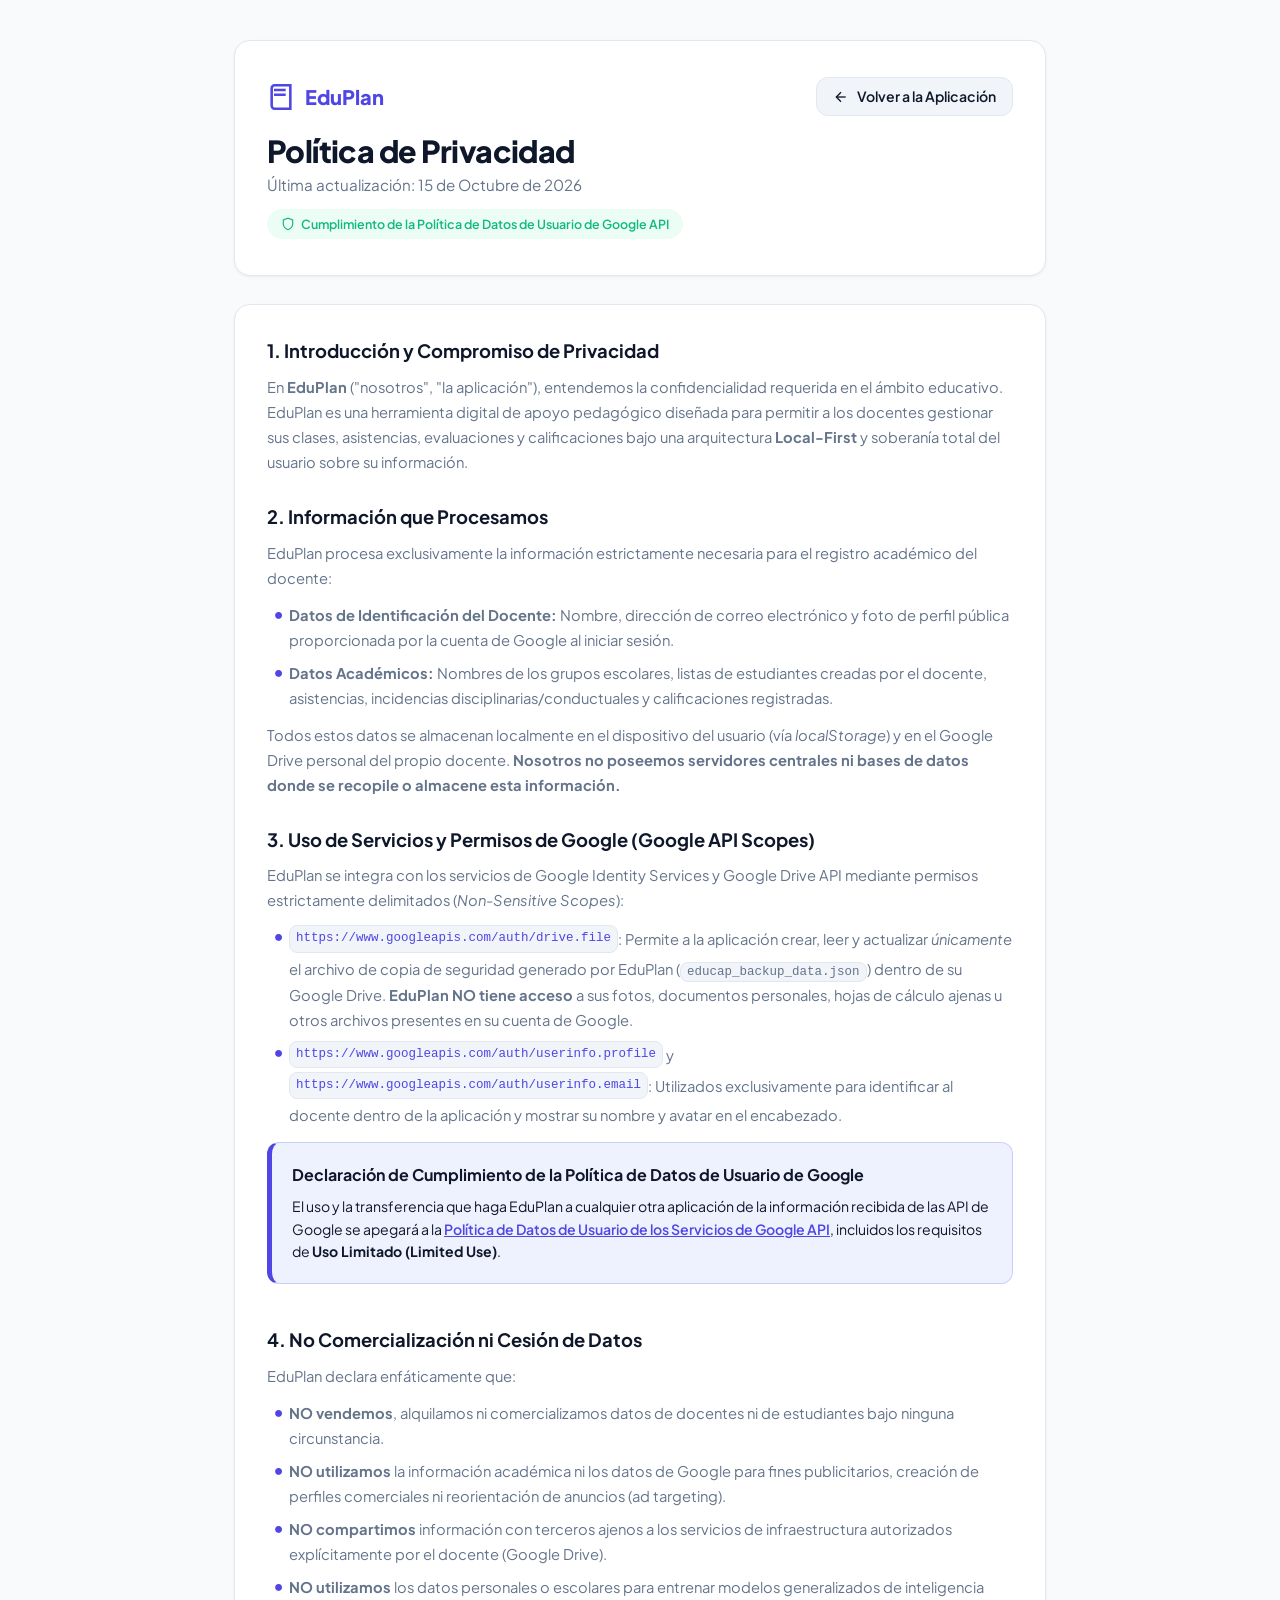
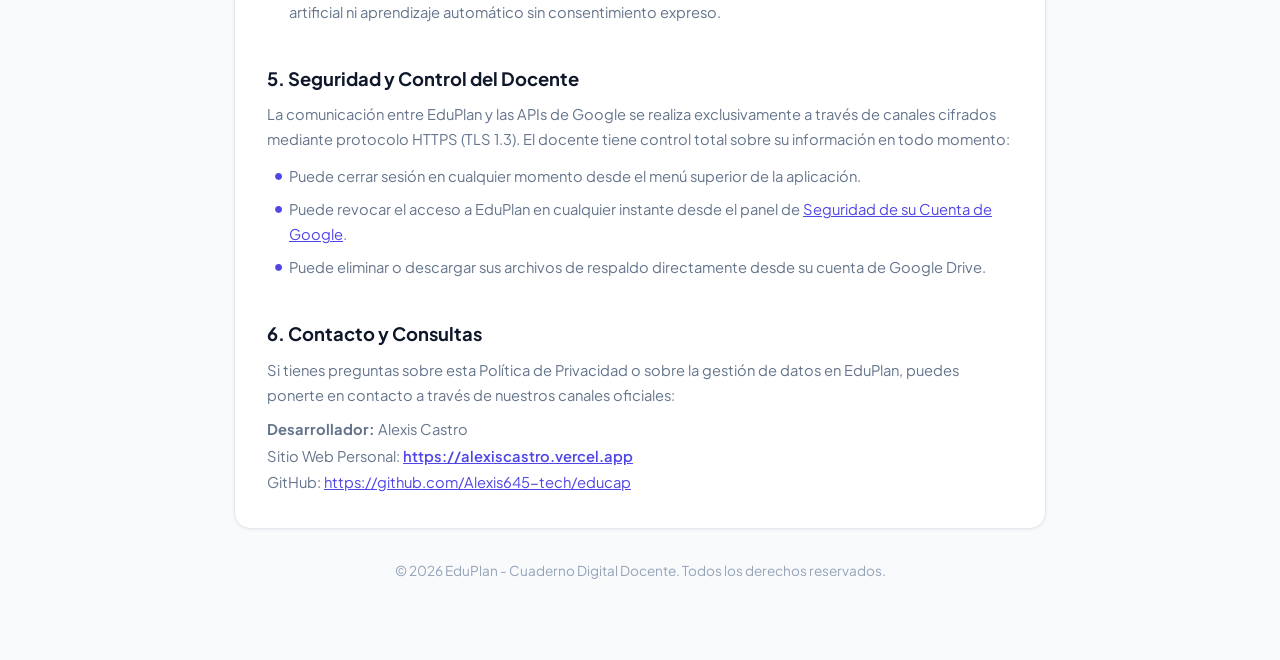
<file: privacidad/index.html>
<!DOCTYPE html>
<html lang="es">
<head>
  <meta charset="UTF-8">
  <meta name="viewport" content="width=device-width, initial-scale=1.0, maximum-scale=1.0">
  <title>Política de Privacidad - EduPlan</title>
  <meta name="description" content="Política de Privacidad y Términos de Servicio de EduPlan Cuaderno Digital Docente. Cumplimiento con la Política de Datos de Usuario de Google API.">
  <!-- Fuentes modernas -->
  <link rel="preconnect" href="https://fonts.googleapis.com">
  <link rel="preconnect" href="https://fonts.gstatic.com" crossorigin>
  <link href="https://fonts.googleapis.com/css2?family=Plus+Jakarta+Sans:wght@400;500;600;700;800&display=swap" rel="stylesheet">
  <link rel="stylesheet" href="../style.css">
  <style>
    .privacy-container {
      max-width: 860px;
      margin: 40px auto 80px;
      padding: 0 24px;
    }

    .privacy-header {
      background: var(--color-surface);
      border: 1px solid var(--color-border);
      border-radius: var(--radius-lg);
      padding: 36px 32px;
      margin-bottom: 28px;
      box-shadow: var(--shadow-sm);
      display: flex;
      flex-direction: column;
      gap: 12px;
    }

    .privacy-brand-row {
      display: flex;
      align-items: center;
      justify-content: space-between;
      flex-wrap: wrap;
      gap: 16px;
    }

    .privacy-logo-badge {
      display: inline-flex;
      align-items: center;
      gap: 10px;
      font-size: 1.25rem;
      font-weight: 800;
      color: var(--color-primary);
    }

    .privacy-badge {
      display: inline-flex;
      align-items: center;
      gap: 6px;
      padding: 6px 14px;
      border-radius: var(--radius-full);
      font-size: 0.78rem;
      font-weight: 600;
      background-color: var(--color-success-light);
      color: var(--color-success);
    }

    .privacy-title {
      font-size: 1.9rem;
      font-weight: 800;
      color: var(--color-text-main);
      letter-spacing: -0.02em;
    }

    .privacy-subtitle {
      color: var(--color-text-muted);
      font-size: 0.95rem;
    }

    .privacy-card {
      background: var(--color-surface);
      border: 1px solid var(--color-border);
      border-radius: var(--radius-lg);
      padding: 32px;
      box-shadow: var(--shadow-sm);
      display: flex;
      flex-direction: column;
      gap: 28px;
    }

    .privacy-section h2 {
      font-size: 1.15rem;
      font-weight: 700;
      color: var(--color-text-main);
      margin-bottom: 10px;
      display: flex;
      align-items: center;
      gap: 10px;
    }

    .privacy-section p, .privacy-section li {
      font-size: 0.92rem;
      color: var(--color-text-muted);
      line-height: 1.7;
    }

    .privacy-section ul {
      list-style-type: none;
      padding-left: 0;
      display: flex;
      flex-direction: column;
      gap: 8px;
      margin: 12px 0;
    }

    .privacy-section ul li {
      position: relative;
      padding-left: 22px;
    }

    .privacy-section ul li::before {
      content: "•";
      position: absolute;
      left: 6px;
      color: var(--color-primary);
      font-size: 1.3rem;
      line-height: 1;
    }

    .google-compliance-box {
      background: var(--color-primary-light);
      border: 1px solid rgba(99, 102, 241, 0.25);
      border-left: 5px solid var(--color-primary);
      border-radius: var(--radius-md);
      padding: 20px;
      margin: 14px 0;
    }

    .google-compliance-box h3 {
      font-size: 1rem;
      font-weight: 700;
      color: var(--color-text-main);
      margin-bottom: 8px;
    }

    .google-compliance-box p {
      font-size: 0.88rem;
      color: var(--color-text-main);
      line-height: 1.6;
    }

    .privacy-card,
    .privacy-section,
    .privacy-header,
    .google-compliance-box {
      overflow-wrap: break-word;
      word-wrap: break-word;
      word-break: break-word;
    }

    .privacy-section a,
    .privacy-section code,
    .privacy-section strong,
    .privacy-section li,
    .privacy-section p {
      overflow-wrap: anywhere;
      word-break: break-word;
    }

    .privacy-section code {
      background: var(--color-surface-hover);
      padding: 2px 6px;
      border-radius: var(--radius-sm);
      font-size: 0.85em;
      border: 1px solid var(--color-border);
    }

    .scope-url {
      display: inline-block;
      font-family: ui-monospace, SFMono-Regular, Menlo, Monaco, Consolas, monospace;
      font-size: 0.88rem;
      background: rgba(99, 102, 241, 0.08);
      color: var(--color-primary);
      padding: 2px 6px;
      border-radius: 4px;
      border: 1px solid rgba(99, 102, 241, 0.2);
      overflow-wrap: anywhere;
      word-break: break-all;
      max-width: 100%;
      vertical-align: middle;
      margin-bottom: 4px;
    }

    .privacy-footer {
      text-align: center;
      margin-top: 32px;
      color: var(--color-text-subtle);
      font-size: 0.85rem;
    }

    .back-btn {
      display: inline-flex;
      align-items: center;
      gap: 8px;
      padding: 8px 16px;
      font-size: 0.88rem;
      font-weight: 600;
      border-radius: var(--radius-md);
      color: var(--color-text-main);
      background: var(--color-surface-hover);
      text-decoration: none;
      border: 1px solid var(--color-border);
      transition: all 0.2s;
    }

    .back-btn:hover {
      background: var(--color-surface);
      border-color: var(--color-primary);
      color: var(--color-primary);
    }

    /* Adaptación Mobile Responsive */
    @media (max-width: 640px) {
      .privacy-container {
        margin: 20px auto 40px;
        padding: 0 16px;
      }

      .privacy-header {
        padding: 24px 18px;
        margin-bottom: 20px;
      }

      .privacy-title {
        font-size: 1.5rem;
      }

      .privacy-card {
        padding: 20px 18px;
        gap: 22px;
      }

      .privacy-brand-row {
        flex-direction: column;
        align-items: flex-start;
      }

      .back-btn {
        width: 100%;
        justify-content: center;
      }

      .privacy-badge {
        font-size: 0.72rem;
        padding: 6px 10px;
        white-space: normal;
        line-height: 1.4;
      }

      .google-compliance-box {
        padding: 16px;
      }
    }
  </style>
</head>
<body>

  <div class="privacy-container">
    <div class="privacy-header">
      <div class="privacy-brand-row">
        <div class="privacy-logo-badge">
          <svg width="28" height="28" viewBox="0 0 24 24" fill="none" stroke="currentColor" stroke-width="2.2"><path d="M4 19.5v-15A2.5 2.5 0 0 1 6.5 2H20v20H6.5a2.5 2.5 0 0 1-2.5-2.5Z"/><path d="M6 6h10M6 10h10"/></svg>
          <span>EduPlan</span>
        </div>
        <a href="/" class="back-btn">
          <svg width="16" height="16" viewBox="0 0 24 24" fill="none" stroke="currentColor" stroke-width="2"><line x1="19" y1="12" x2="5" y2="12"/><polyline points="12 19 5 12 12 5"/></svg>
          Volver a la Aplicación
        </a>
      </div>
      <div>
        <h1 class="privacy-title">Política de Privacidad</h1>
        <p class="privacy-subtitle">Última actualización: 15 de Octubre de 2026</p>
      </div>
      <div>
        <span class="privacy-badge">
          <svg width="14" height="14" viewBox="0 0 24 24" fill="none" stroke="currentColor" stroke-width="2"><path d="M12 22s8-4 8-10V5l-8-3-8 3v7c0 6 8 10 8 10z"/></svg>
          Cumplimiento de la Política de Datos de Usuario de Google API
        </span>
      </div>
    </div>

    <div class="privacy-card">
      <section class="privacy-section">
        <h2>1. Introducción y Compromiso de Privacidad</h2>
        <p>
          En <strong>EduPlan</strong> ("nosotros", "la aplicación"), entendemos la confidencialidad requerida en el ámbito educativo. 
          EduPlan es una herramienta digital de apoyo pedagógico diseñada para permitir a los docentes gestionar sus clases, 
          asistencias, evaluaciones y calificaciones bajo una arquitectura <strong>Local-First</strong> y soberanía total del usuario sobre su información.
        </p>
      </section>

      <section class="privacy-section">
        <h2>2. Información que Procesamos</h2>
        <p>EduPlan procesa exclusivamente la información estrictamente necesaria para el registro académico del docente:</p>
        <ul>
          <li><strong>Datos de Identificación del Docente:</strong> Nombre, dirección de correo electrónico y foto de perfil pública proporcionada por la cuenta de Google al iniciar sesión.</li>
          <li><strong>Datos Académicos:</strong> Nombres de los grupos escolares, listas de estudiantes creadas por el docente, asistencias, incidencias disciplinarias/conductuales y calificaciones registradas.</li>
        </ul>
        <p>
          Todos estos datos se almacenan localmente en el dispositivo del usuario (vía <em>localStorage</em>) y en el Google Drive personal del propio docente. <strong>Nosotros no poseemos servidores centrales ni bases de datos donde se recopile o almacene esta información.</strong>
        </p>
      </section>

      <section class="privacy-section">
        <h2>3. Uso de Servicios y Permisos de Google (Google API Scopes)</h2>
        <p>
          EduPlan se integra con los servicios de Google Identity Services y Google Drive API mediante permisos estrictamente delimitados (<em>Non-Sensitive Scopes</em>):
        </p>
        <ul>
          <li><code class="scope-url">https://www.googleapis.com/auth/drive.file</code>: Permite a la aplicación crear, leer y actualizar <em>únicamente</em> el archivo de copia de seguridad generado por EduPlan (<code>educap_backup_data.json</code>) dentro de su Google Drive. <strong>EduPlan NO tiene acceso</strong> a sus fotos, documentos personales, hojas de cálculo ajenas u otros archivos presentes en su cuenta de Google.</li>
          <li><code class="scope-url">https://www.googleapis.com/auth/userinfo.profile</code> y <code class="scope-url">https://www.googleapis.com/auth/userinfo.email</code>: Utilizados exclusivamente para identificar al docente dentro de la aplicación y mostrar su nombre y avatar en el encabezado.</li>
        </ul>

        <div class="google-compliance-box">
          <h3>Declaración de Cumplimiento de la Política de Datos de Usuario de Google</h3>
          <p>
            El uso y la transferencia que haga EduPlan a cualquier otra aplicación de la información recibida de las API de Google se apegará a la 
            <a href="https://developers.google.com/terms/api-services-user-data-policy" target="_blank" rel="noopener noreferrer" style="color: var(--color-primary); text-decoration: underline; font-weight: 600;">Política de Datos de Usuario de los Servicios de Google API</a>, incluidos los requisitos de <strong>Uso Limitado (Limited Use)</strong>.
          </p>
        </div>
      </section>

      <section class="privacy-section">
        <h2>4. No Comercialización ni Cesión de Datos</h2>
        <p>
          EduPlan declara enfáticamente que:
        </p>
        <ul>
          <li><strong>NO vendemos</strong>, alquilamos ni comercializamos datos de docentes ni de estudiantes bajo ninguna circunstancia.</li>
          <li><strong>NO utilizamos</strong> la información académica ni los datos de Google para fines publicitarios, creación de perfiles comerciales ni reorientación de anuncios (ad targeting).</li>
          <li><strong>NO compartimos</strong> información con terceros ajenos a los servicios de infraestructura autorizados explícitamente por el docente (Google Drive).</li>
          <li><strong>NO utilizamos</strong> los datos personales o escolares para entrenar modelos generalizados de inteligencia artificial ni aprendizaje automático sin consentimiento expreso.</li>
        </ul>
      </section>

      <section class="privacy-section">
        <h2>5. Seguridad y Control del Docente</h2>
        <p>
          La comunicación entre EduPlan y las APIs de Google se realiza exclusivamente a través de canales cifrados mediante protocolo HTTPS (TLS 1.3).
          El docente tiene control total sobre su información en todo momento:
        </p>
        <ul>
          <li>Puede cerrar sesión en cualquier momento desde el menú superior de la aplicación.</li>
          <li>Puede revocar el acceso a EduPlan en cualquier instante desde el panel de <a href="https://myaccount.google.com/permissions" target="_blank" rel="noopener noreferrer" style="color: var(--color-primary); text-decoration: underline;">Seguridad de su Cuenta de Google</a>.</li>
          <li>Puede eliminar o descargar sus archivos de respaldo directamente desde su cuenta de Google Drive.</li>
        </ul>
      </section>

      <section class="privacy-section">
        <h2>6. Contacto y Consultas</h2>
        <p>
          Si tienes preguntas sobre esta Política de Privacidad o sobre la gestión de datos en EduPlan, puedes ponerte en contacto a través de nuestros canales oficiales:
        </p>
        <p style="margin-top: 8px; line-height: 1.8;">
          <strong>Desarrollador:</strong> Alexis Castro<br>
          Sitio Web Personal: <a href="https://alexiscastro.vercel.app" target="_blank" rel="noopener noreferrer" style="color: var(--color-primary); text-decoration: underline; font-weight: 600;">https://alexiscastro.vercel.app</a><br>
          GitHub: <a href="https://github.com/Alexis645-tech/educap" target="_blank" rel="noopener noreferrer" style="color: var(--color-primary); text-decoration: underline;">https://github.com/Alexis645-tech/educap</a>
        </p>
      </section>
    </div>

    <footer class="privacy-footer">
      <p>&copy; 2026 EduPlan - Cuaderno Digital Docente. Todos los derechos reservados.</p>
    </footer>
  </div>

</body>
</html>
</file>
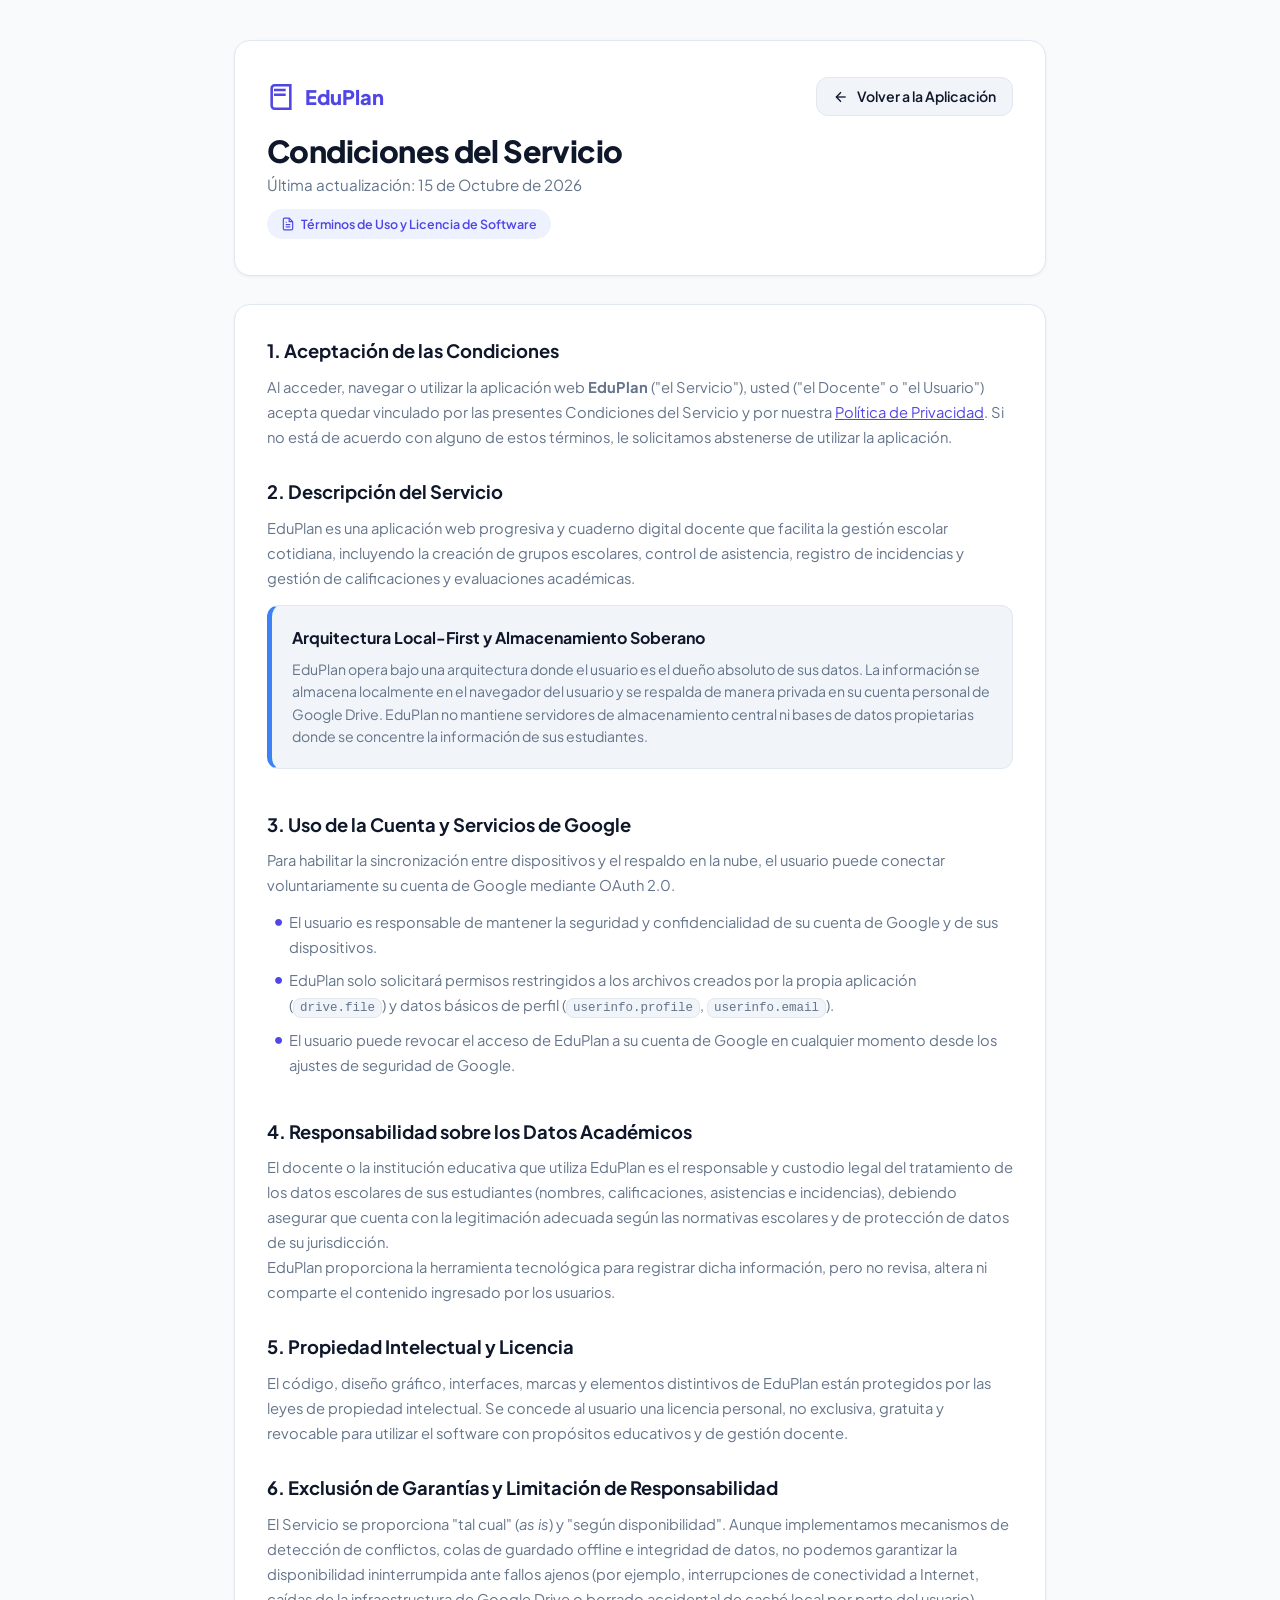
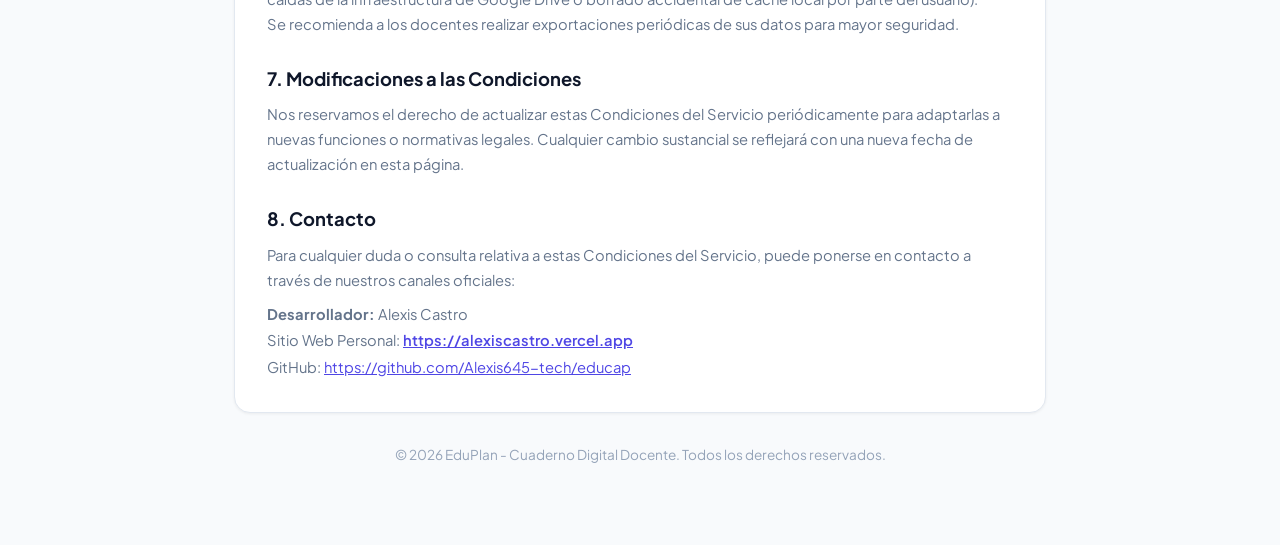
<file: terminos/index.html>
<!DOCTYPE html>
<html lang="es">
<head>
  <meta charset="UTF-8">
  <meta name="viewport" content="width=device-width, initial-scale=1.0, maximum-scale=1.0">
  <title>Condiciones del Servicio - EduPlan</title>
  <meta name="description" content="Condiciones del Servicio y Términos de Uso de EduPlan Cuaderno Digital Docente.">
  <!-- Fuentes modernas -->
  <link rel="preconnect" href="https://fonts.googleapis.com">
  <link rel="preconnect" href="https://fonts.gstatic.com" crossorigin>
  <link href="https://fonts.googleapis.com/css2?family=Plus+Jakarta+Sans:wght@400;500;600;700;800&display=swap" rel="stylesheet">
  <link rel="stylesheet" href="../style.css">
  <style>
    .terms-container {
      max-width: 860px;
      margin: 40px auto 80px;
      padding: 0 24px;
    }

    .terms-header {
      background: var(--color-surface);
      border: 1px solid var(--color-border);
      border-radius: var(--radius-lg);
      padding: 36px 32px;
      margin-bottom: 28px;
      box-shadow: var(--shadow-sm);
      display: flex;
      flex-direction: column;
      gap: 12px;
    }

    .terms-brand-row {
      display: flex;
      align-items: center;
      justify-content: space-between;
      flex-wrap: wrap;
      gap: 16px;
    }

    .terms-logo-badge {
      display: inline-flex;
      align-items: center;
      gap: 10px;
      font-size: 1.25rem;
      font-weight: 800;
      color: var(--color-primary);
    }

    .terms-badge {
      display: inline-flex;
      align-items: center;
      gap: 6px;
      padding: 6px 14px;
      border-radius: var(--radius-full);
      font-size: 0.78rem;
      font-weight: 600;
      background-color: var(--color-primary-light);
      color: var(--color-primary);
    }

    .terms-title {
      font-size: 1.9rem;
      font-weight: 800;
      color: var(--color-text-main);
      letter-spacing: -0.02em;
    }

    .terms-subtitle {
      color: var(--color-text-muted);
      font-size: 0.95rem;
    }

    .terms-card {
      background: var(--color-surface);
      border: 1px solid var(--color-border);
      border-radius: var(--radius-lg);
      padding: 32px;
      box-shadow: var(--shadow-sm);
      display: flex;
      flex-direction: column;
      gap: 28px;
    }

    .terms-section h2 {
      font-size: 1.15rem;
      font-weight: 700;
      color: var(--color-text-main);
      margin-bottom: 10px;
      display: flex;
      align-items: center;
      gap: 10px;
    }

    .terms-section p, .terms-section li {
      font-size: 0.92rem;
      color: var(--color-text-muted);
      line-height: 1.7;
    }

    .terms-section ul {
      list-style-type: none;
      padding-left: 0;
      display: flex;
      flex-direction: column;
      gap: 8px;
      margin: 12px 0;
    }

    .terms-section ul li {
      position: relative;
      padding-left: 22px;
    }

    .terms-section ul li::before {
      content: "•";
      position: absolute;
      left: 6px;
      color: var(--color-primary);
      font-size: 1.3rem;
      line-height: 1;
    }

    .terms-callout-box {
      background: var(--color-surface-hover);
      border: 1px solid var(--color-border);
      border-left: 5px solid var(--color-info);
      border-radius: var(--radius-md);
      padding: 20px;
      margin: 14px 0;
    }

    .terms-callout-box h3 {
      font-size: 1rem;
      font-weight: 700;
      color: var(--color-text-main);
      margin-bottom: 8px;
    }

    .terms-callout-box p {
      font-size: 0.88rem;
      color: var(--color-text-muted);
      line-height: 1.6;
    }

    .terms-card,
    .terms-section,
    .terms-header,
    .terms-callout-box {
      overflow-wrap: break-word;
      word-wrap: break-word;
      word-break: break-word;
    }

    .terms-section a,
    .terms-section code,
    .terms-section strong,
    .terms-section li,
    .terms-section p {
      overflow-wrap: anywhere;
      word-break: break-word;
    }

    .terms-section code {
      background: var(--color-surface-hover);
      padding: 2px 6px;
      border-radius: var(--radius-sm);
      font-size: 0.85em;
      border: 1px solid var(--color-border);
    }

    .terms-footer {
      text-align: center;
      margin-top: 32px;
      color: var(--color-text-subtle);
      font-size: 0.85rem;
    }

    .back-btn {
      display: inline-flex;
      align-items: center;
      gap: 8px;
      padding: 8px 16px;
      font-size: 0.88rem;
      font-weight: 600;
      border-radius: var(--radius-md);
      color: var(--color-text-main);
      background: var(--color-surface-hover);
      text-decoration: none;
      border: 1px solid var(--color-border);
      transition: all 0.2s;
    }

    .back-btn:hover {
      background: var(--color-surface);
      border-color: var(--color-primary);
      color: var(--color-primary);
    }

    /* Adaptación Mobile Responsive */
    @media (max-width: 640px) {
      .terms-container {
        margin: 20px auto 40px;
        padding: 0 16px;
      }

      .terms-header {
        padding: 24px 18px;
        margin-bottom: 20px;
      }

      .terms-title {
        font-size: 1.5rem;
      }

      .terms-card {
        padding: 20px 18px;
        gap: 22px;
      }

      .terms-brand-row {
        flex-direction: column;
        align-items: flex-start;
      }

      .back-btn {
        width: 100%;
        justify-content: center;
      }

      .terms-badge {
        font-size: 0.72rem;
        padding: 6px 10px;
        white-space: normal;
        line-height: 1.4;
      }

      .terms-callout-box {
        padding: 16px;
      }
    }
  </style>
</head>
<body>

  <div class="terms-container">
    <div class="terms-header">
      <div class="terms-brand-row">
        <div class="terms-logo-badge">
          <svg width="28" height="28" viewBox="0 0 24 24" fill="none" stroke="currentColor" stroke-width="2.2"><path d="M4 19.5v-15A2.5 2.5 0 0 1 6.5 2H20v20H6.5a2.5 2.5 0 0 1-2.5-2.5Z"/><path d="M6 6h10M6 10h10"/></svg>
          <span>EduPlan</span>
        </div>
        <a href="/" class="back-btn">
          <svg width="16" height="16" viewBox="0 0 24 24" fill="none" stroke="currentColor" stroke-width="2"><line x1="19" y1="12" x2="5" y2="12"/><polyline points="12 19 5 12 12 5"/></svg>
          Volver a la Aplicación
        </a>
      </div>
      <div>
        <h1 class="terms-title">Condiciones del Servicio</h1>
        <p class="terms-subtitle">Última actualización: 15 de Octubre de 2026</p>
      </div>
      <div>
        <span class="terms-badge">
          <svg width="14" height="14" viewBox="0 0 24 24" fill="none" stroke="currentColor" stroke-width="2"><path d="M14 2H6a2 2 0 0 0-2 2v16a2 2 0 0 0 2 2h12a2 2 0 0 0 2-2V8z"/><polyline points="14 2 14 8 20 8"/><line x1="16" y1="13" x2="8" y2="13"/><line x1="16" y1="17" x2="8" y2="17"/><polyline points="10 9 9 9 8 9"/></svg>
          Términos de Uso y Licencia de Software
        </span>
      </div>
    </div>

    <div class="terms-card">
      <section class="terms-section">
        <h2>1. Aceptación de las Condiciones</h2>
        <p>
          Al acceder, navegar o utilizar la aplicación web <strong>EduPlan</strong> ("el Servicio"), usted ("el Docente" o "el Usuario") acepta quedar vinculado por las presentes Condiciones del Servicio y por nuestra <a href="/privacidad" style="color: var(--color-primary); text-decoration: underline;">Política de Privacidad</a>. Si no está de acuerdo con alguno de estos términos, le solicitamos abstenerse de utilizar la aplicación.
        </p>
      </section>

      <section class="terms-section">
        <h2>2. Descripción del Servicio</h2>
        <p>
          EduPlan es una aplicación web progresiva y cuaderno digital docente que facilita la gestión escolar cotidiana, incluyendo la creación de grupos escolares, control de asistencia, registro de incidencias y gestión de calificaciones y evaluaciones académicas.
        </p>
        <div class="terms-callout-box">
          <h3>Arquitectura Local-First y Almacenamiento Soberano</h3>
          <p>
            EduPlan opera bajo una arquitectura donde el usuario es el dueño absoluto de sus datos. La información se almacena localmente en el navegador del usuario y se respalda de manera privada en su cuenta personal de Google Drive. EduPlan no mantiene servidores de almacenamiento central ni bases de datos propietarias donde se concentre la información de sus estudiantes.
          </p>
        </div>
      </section>

      <section class="terms-section">
        <h2>3. Uso de la Cuenta y Servicios de Google</h2>
        <p>
          Para habilitar la sincronización entre dispositivos y el respaldo en la nube, el usuario puede conectar voluntariamente su cuenta de Google mediante OAuth 2.0.
        </p>
        <ul>
          <li>El usuario es responsable de mantener la seguridad y confidencialidad de su cuenta de Google y de sus dispositivos.</li>
          <li>EduPlan solo solicitará permisos restringidos a los archivos creados por la propia aplicación (<code>drive.file</code>) y datos básicos de perfil (<code>userinfo.profile</code>, <code>userinfo.email</code>).</li>
          <li>El usuario puede revocar el acceso de EduPlan a su cuenta de Google en cualquier momento desde los ajustes de seguridad de Google.</li>
        </ul>
      </section>

      <section class="terms-section">
        <h2>4. Responsabilidad sobre los Datos Académicos</h2>
        <p>
          El docente o la institución educativa que utiliza EduPlan es el responsable y custodio legal del tratamiento de los datos escolares de sus estudiantes (nombres, calificaciones, asistencias e incidencias), debiendo asegurar que cuenta con la legitimación adecuada según las normativas escolares y de protección de datos de su jurisdicción.
        </p>
        <p>
          EduPlan proporciona la herramienta tecnológica para registrar dicha información, pero no revisa, altera ni comparte el contenido ingresado por los usuarios.
        </p>
      </section>

      <section class="terms-section">
        <h2>5. Propiedad Intelectual y Licencia</h2>
        <p>
          El código, diseño gráfico, interfaces, marcas y elementos distintivos de EduPlan están protegidos por las leyes de propiedad intelectual. Se concede al usuario una licencia personal, no exclusiva, gratuita y revocable para utilizar el software con propósitos educativos y de gestión docente.
        </p>
      </section>

      <section class="terms-section">
        <h2>6. Exclusión de Garantías y Limitación de Responsabilidad</h2>
        <p>
          El Servicio se proporciona "tal cual" (<em>as is</em>) y "según disponibilidad". Aunque implementamos mecanismos de detección de conflictos, colas de guardado offline e integridad de datos, no podemos garantizar la disponibilidad ininterrumpida ante fallos ajenos (por ejemplo, interrupciones de conectividad a Internet, caídas de la infraestructura de Google Drive o borrado accidental de caché local por parte del usuario).
        </p>
        <p>
          Se recomienda a los docentes realizar exportaciones periódicas de sus datos para mayor seguridad.
        </p>
      </section>

      <section class="terms-section">
        <h2>7. Modificaciones a las Condiciones</h2>
        <p>
          Nos reservamos el derecho de actualizar estas Condiciones del Servicio periódicamente para adaptarlas a nuevas funciones o normativas legales. Cualquier cambio sustancial se reflejará con una nueva fecha de actualización en esta página.
        </p>
      </section>

      <section class="terms-section">
        <h2>8. Contacto</h2>
        <p>
          Para cualquier duda o consulta relativa a estas Condiciones del Servicio, puede ponerse en contacto a través de nuestros canales oficiales:
        </p>
        <p style="margin-top: 8px; line-height: 1.8;">
          <strong>Desarrollador:</strong> Alexis Castro<br>
          Sitio Web Personal: <a href="https://alexiscastro.vercel.app" target="_blank" rel="noopener noreferrer" style="color: var(--color-primary); text-decoration: underline; font-weight: 600;">https://alexiscastro.vercel.app</a><br>
          GitHub: <a href="https://github.com/Alexis645-tech/educap" target="_blank" rel="noopener noreferrer" style="color: var(--color-primary); text-decoration: underline;">https://github.com/Alexis645-tech/educap</a>
        </p>
      </section>
    </div>

    <footer class="terms-footer">
      <p>&copy; 2026 EduPlan - Cuaderno Digital Docente. Todos los derechos reservados.</p>
    </footer>
  </div>

</body>
</html>
</file>
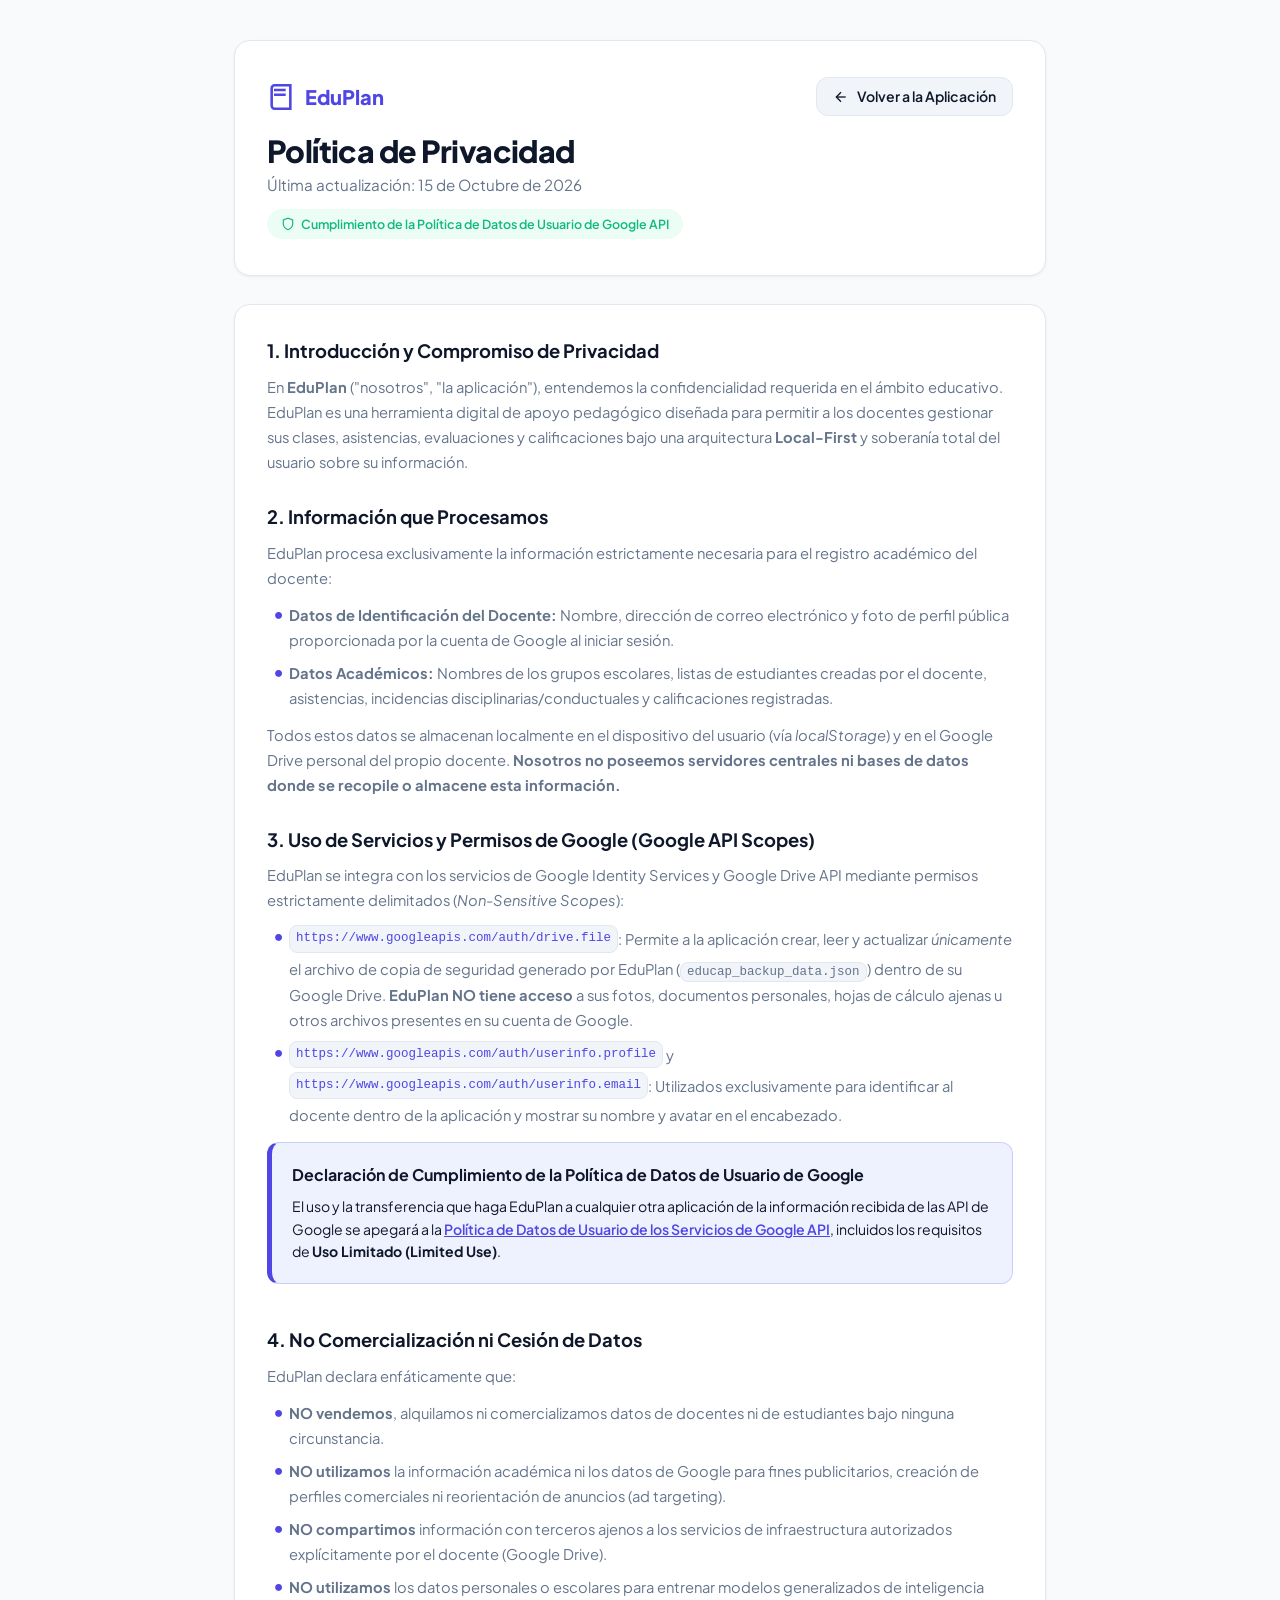
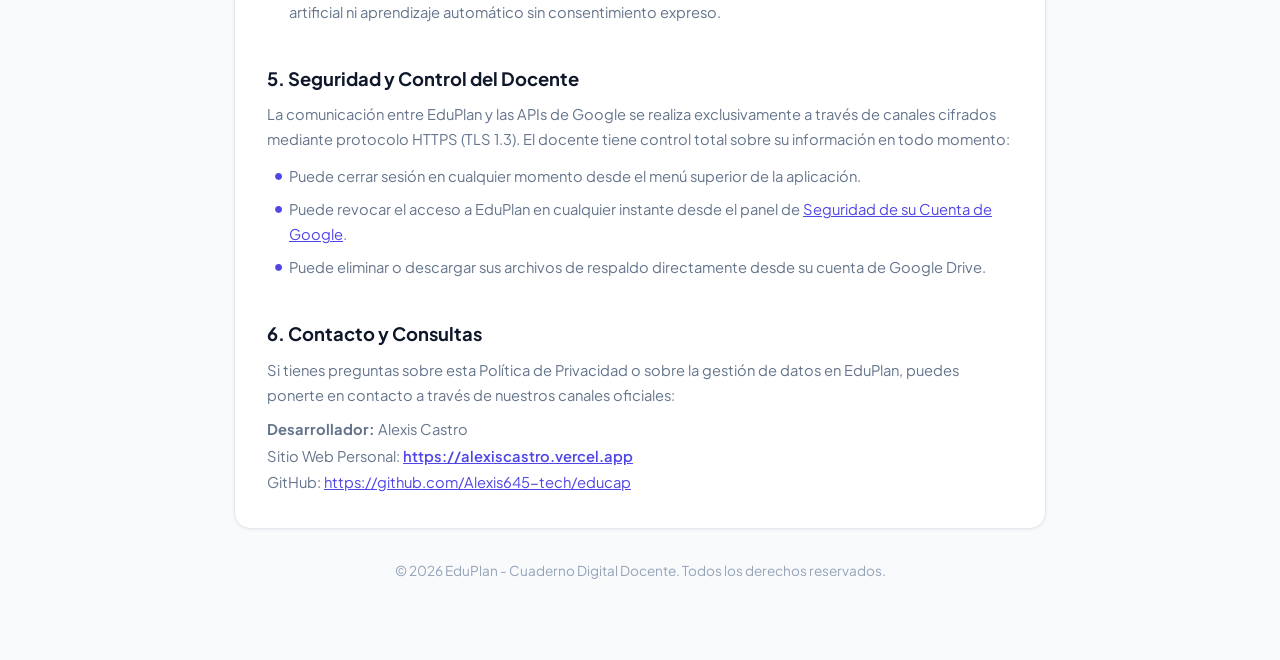
<file: privacidad.html>
<!DOCTYPE html>
<html lang="es">
<head>
  <meta charset="UTF-8">
  <meta name="viewport" content="width=device-width, initial-scale=1.0, maximum-scale=1.0">
  <title>Política de Privacidad - EduPlan</title>
  <meta name="description" content="Política de Privacidad y Términos de Servicio de EduPlan Cuaderno Digital Docente. Cumplimiento con la Política de Datos de Usuario de Google API.">
  <!-- Fuentes modernas -->
  <link rel="preconnect" href="https://fonts.googleapis.com">
  <link rel="preconnect" href="https://fonts.gstatic.com" crossorigin>
  <link href="https://fonts.googleapis.com/css2?family=Plus+Jakarta+Sans:wght@400;500;600;700;800&display=swap" rel="stylesheet">
  <link rel="stylesheet" href="style.css">
  <style>
    .privacy-container {
      max-width: 860px;
      margin: 40px auto 80px;
      padding: 0 24px;
    }

    .privacy-header {
      background: var(--color-surface);
      border: 1px solid var(--color-border);
      border-radius: var(--radius-lg);
      padding: 36px 32px;
      margin-bottom: 28px;
      box-shadow: var(--shadow-sm);
      display: flex;
      flex-direction: column;
      gap: 12px;
    }

    .privacy-brand-row {
      display: flex;
      align-items: center;
      justify-content: space-between;
      flex-wrap: wrap;
      gap: 16px;
    }

    .privacy-logo-badge {
      display: inline-flex;
      align-items: center;
      gap: 10px;
      font-size: 1.25rem;
      font-weight: 800;
      color: var(--color-primary);
    }

    .privacy-badge {
      display: inline-flex;
      align-items: center;
      gap: 6px;
      padding: 6px 14px;
      border-radius: var(--radius-full);
      font-size: 0.78rem;
      font-weight: 600;
      background-color: var(--color-success-light);
      color: var(--color-success);
    }

    .privacy-title {
      font-size: 1.9rem;
      font-weight: 800;
      color: var(--color-text-main);
      letter-spacing: -0.02em;
    }

    .privacy-subtitle {
      color: var(--color-text-muted);
      font-size: 0.95rem;
    }

    .privacy-card {
      background: var(--color-surface);
      border: 1px solid var(--color-border);
      border-radius: var(--radius-lg);
      padding: 32px;
      box-shadow: var(--shadow-sm);
      display: flex;
      flex-direction: column;
      gap: 28px;
    }

    .privacy-section h2 {
      font-size: 1.15rem;
      font-weight: 700;
      color: var(--color-text-main);
      margin-bottom: 10px;
      display: flex;
      align-items: center;
      gap: 10px;
    }

    .privacy-section p, .privacy-section li {
      font-size: 0.92rem;
      color: var(--color-text-muted);
      line-height: 1.7;
    }

    .privacy-section ul {
      list-style-type: none;
      padding-left: 0;
      display: flex;
      flex-direction: column;
      gap: 8px;
      margin: 12px 0;
    }

    .privacy-section ul li {
      position: relative;
      padding-left: 22px;
    }

    .privacy-section ul li::before {
      content: "•";
      position: absolute;
      left: 6px;
      color: var(--color-primary);
      font-size: 1.3rem;
      line-height: 1;
    }

    .google-compliance-box {
      background: var(--color-primary-light);
      border: 1px solid rgba(99, 102, 241, 0.25);
      border-left: 5px solid var(--color-primary);
      border-radius: var(--radius-md);
      padding: 20px;
      margin: 14px 0;
    }

    .google-compliance-box h3 {
      font-size: 1rem;
      font-weight: 700;
      color: var(--color-text-main);
      margin-bottom: 8px;
    }

    .google-compliance-box p {
      font-size: 0.88rem;
      color: var(--color-text-main);
      line-height: 1.6;
    }

    .privacy-card,
    .privacy-section,
    .privacy-header,
    .google-compliance-box {
      overflow-wrap: break-word;
      word-wrap: break-word;
      word-break: break-word;
    }

    .privacy-section a,
    .privacy-section code,
    .privacy-section strong,
    .privacy-section li,
    .privacy-section p {
      overflow-wrap: anywhere;
      word-break: break-word;
    }

    .privacy-section code {
      background: var(--color-surface-hover);
      padding: 2px 6px;
      border-radius: var(--radius-sm);
      font-size: 0.85em;
      border: 1px solid var(--color-border);
    }

    .scope-url {
      display: inline-block;
      font-family: ui-monospace, SFMono-Regular, Menlo, Monaco, Consolas, monospace;
      font-size: 0.88rem;
      background: rgba(99, 102, 241, 0.08);
      color: var(--color-primary);
      padding: 2px 6px;
      border-radius: 4px;
      border: 1px solid rgba(99, 102, 241, 0.2);
      overflow-wrap: anywhere;
      word-break: break-all;
      max-width: 100%;
      vertical-align: middle;
      margin-bottom: 4px;
    }

    .privacy-footer {
      text-align: center;
      margin-top: 32px;
      color: var(--color-text-subtle);
      font-size: 0.85rem;
    }

    .back-btn {
      display: inline-flex;
      align-items: center;
      gap: 8px;
      padding: 8px 16px;
      font-size: 0.88rem;
      font-weight: 600;
      border-radius: var(--radius-md);
      color: var(--color-text-main);
      background: var(--color-surface-hover);
      text-decoration: none;
      border: 1px solid var(--color-border);
      transition: all 0.2s;
    }

    .back-btn:hover {
      background: var(--color-surface);
      border-color: var(--color-primary);
      color: var(--color-primary);
    }

    /* Adaptación Mobile Responsive */
    @media (max-width: 640px) {
      .privacy-container {
        margin: 20px auto 40px;
        padding: 0 16px;
      }

      .privacy-header {
        padding: 24px 18px;
        margin-bottom: 20px;
      }

      .privacy-title {
        font-size: 1.5rem;
      }

      .privacy-card {
        padding: 20px 18px;
        gap: 22px;
      }

      .privacy-brand-row {
        flex-direction: column;
        align-items: flex-start;
      }

      .back-btn {
        width: 100%;
        justify-content: center;
      }

      .privacy-badge {
        font-size: 0.72rem;
        padding: 6px 10px;
        white-space: normal;
        line-height: 1.4;
      }

      .google-compliance-box {
        padding: 16px;
      }
    }
  </style>
</head>
<body>

  <div class="privacy-container">
    <div class="privacy-header">
      <div class="privacy-brand-row">
        <div class="privacy-logo-badge">
          <svg width="28" height="28" viewBox="0 0 24 24" fill="none" stroke="currentColor" stroke-width="2.2"><path d="M4 19.5v-15A2.5 2.5 0 0 1 6.5 2H20v20H6.5a2.5 2.5 0 0 1-2.5-2.5Z"/><path d="M6 6h10M6 10h10"/></svg>
          <span>EduPlan</span>
        </div>
        <a href="/" class="back-btn">
          <svg width="16" height="16" viewBox="0 0 24 24" fill="none" stroke="currentColor" stroke-width="2"><line x1="19" y1="12" x2="5" y2="12"/><polyline points="12 19 5 12 12 5"/></svg>
          Volver a la Aplicación
        </a>
      </div>
      <div>
        <h1 class="privacy-title">Política de Privacidad</h1>
        <p class="privacy-subtitle">Última actualización: 15 de Octubre de 2026</p>
      </div>
      <div>
        <span class="privacy-badge">
          <svg width="14" height="14" viewBox="0 0 24 24" fill="none" stroke="currentColor" stroke-width="2"><path d="M12 22s8-4 8-10V5l-8-3-8 3v7c0 6 8 10 8 10z"/></svg>
          Cumplimiento de la Política de Datos de Usuario de Google API
        </span>
      </div>
    </div>

    <div class="privacy-card">
      <section class="privacy-section">
        <h2>1. Introducción y Compromiso de Privacidad</h2>
        <p>
          En <strong>EduPlan</strong> ("nosotros", "la aplicación"), entendemos la confidencialidad requerida en el ámbito educativo. 
          EduPlan es una herramienta digital de apoyo pedagógico diseñada para permitir a los docentes gestionar sus clases, 
          asistencias, evaluaciones y calificaciones bajo una arquitectura <strong>Local-First</strong> y soberanía total del usuario sobre su información.
        </p>
      </section>

      <section class="privacy-section">
        <h2>2. Información que Procesamos</h2>
        <p>EduPlan procesa exclusivamente la información estrictamente necesaria para el registro académico del docente:</p>
        <ul>
          <li><strong>Datos de Identificación del Docente:</strong> Nombre, dirección de correo electrónico y foto de perfil pública proporcionada por la cuenta de Google al iniciar sesión.</li>
          <li><strong>Datos Académicos:</strong> Nombres de los grupos escolares, listas de estudiantes creadas por el docente, asistencias, incidencias disciplinarias/conductuales y calificaciones registradas.</li>
        </ul>
        <p>
          Todos estos datos se almacenan localmente en el dispositivo del usuario (vía <em>localStorage</em>) y en el Google Drive personal del propio docente. <strong>Nosotros no poseemos servidores centrales ni bases de datos donde se recopile o almacene esta información.</strong>
        </p>
      </section>

      <section class="privacy-section">
        <h2>3. Uso de Servicios y Permisos de Google (Google API Scopes)</h2>
        <p>
          EduPlan se integra con los servicios de Google Identity Services y Google Drive API mediante permisos estrictamente delimitados (<em>Non-Sensitive Scopes</em>):
        </p>
        <ul>
          <li><code class="scope-url">https://www.googleapis.com/auth/drive.file</code>: Permite a la aplicación crear, leer y actualizar <em>únicamente</em> el archivo de copia de seguridad generado por EduPlan (<code>educap_backup_data.json</code>) dentro de su Google Drive. <strong>EduPlan NO tiene acceso</strong> a sus fotos, documentos personales, hojas de cálculo ajenas u otros archivos presentes en su cuenta de Google.</li>
          <li><code class="scope-url">https://www.googleapis.com/auth/userinfo.profile</code> y <code class="scope-url">https://www.googleapis.com/auth/userinfo.email</code>: Utilizados exclusivamente para identificar al docente dentro de la aplicación y mostrar su nombre y avatar en el encabezado.</li>
        </ul>

        <div class="google-compliance-box">
          <h3>Declaración de Cumplimiento de la Política de Datos de Usuario de Google</h3>
          <p>
            El uso y la transferencia que haga EduPlan a cualquier otra aplicación de la información recibida de las API de Google se apegará a la 
            <a href="https://developers.google.com/terms/api-services-user-data-policy" target="_blank" rel="noopener noreferrer" style="color: var(--color-primary); text-decoration: underline; font-weight: 600;">Política de Datos de Usuario de los Servicios de Google API</a>, incluidos los requisitos de <strong>Uso Limitado (Limited Use)</strong>.
          </p>
        </div>
      </section>

      <section class="privacy-section">
        <h2>4. No Comercialización ni Cesión de Datos</h2>
        <p>
          EduPlan declara enfáticamente que:
        </p>
        <ul>
          <li><strong>NO vendemos</strong>, alquilamos ni comercializamos datos de docentes ni de estudiantes bajo ninguna circunstancia.</li>
          <li><strong>NO utilizamos</strong> la información académica ni los datos de Google para fines publicitarios, creación de perfiles comerciales ni reorientación de anuncios (ad targeting).</li>
          <li><strong>NO compartimos</strong> información con terceros ajenos a los servicios de infraestructura autorizados explícitamente por el docente (Google Drive).</li>
          <li><strong>NO utilizamos</strong> los datos personales o escolares para entrenar modelos generalizados de inteligencia artificial ni aprendizaje automático sin consentimiento expreso.</li>
        </ul>
      </section>

      <section class="privacy-section">
        <h2>5. Seguridad y Control del Docente</h2>
        <p>
          La comunicación entre EduPlan y las APIs de Google se realiza exclusivamente a través de canales cifrados mediante protocolo HTTPS (TLS 1.3).
          El docente tiene control total sobre su información en todo momento:
        </p>
        <ul>
          <li>Puede cerrar sesión en cualquier momento desde el menú superior de la aplicación.</li>
          <li>Puede revocar el acceso a EduPlan en cualquier instante desde el panel de <a href="https://myaccount.google.com/permissions" target="_blank" rel="noopener noreferrer" style="color: var(--color-primary); text-decoration: underline;">Seguridad de su Cuenta de Google</a>.</li>
          <li>Puede eliminar o descargar sus archivos de respaldo directamente desde su cuenta de Google Drive.</li>
        </ul>
      </section>

      <section class="privacy-section">
        <h2>6. Contacto y Consultas</h2>
        <p>
          Si tienes preguntas sobre esta Política de Privacidad o sobre la gestión de datos en EduPlan, puedes ponerte en contacto a través de nuestros canales oficiales:
        </p>
        <p style="margin-top: 8px; line-height: 1.8;">
          <strong>Desarrollador:</strong> Alexis Castro<br>
          Sitio Web Personal: <a href="https://alexiscastro.vercel.app" target="_blank" rel="noopener noreferrer" style="color: var(--color-primary); text-decoration: underline; font-weight: 600;">https://alexiscastro.vercel.app</a><br>
          GitHub: <a href="https://github.com/Alexis645-tech/educap" target="_blank" rel="noopener noreferrer" style="color: var(--color-primary); text-decoration: underline;">https://github.com/Alexis645-tech/educap</a>
        </p>
      </section>
    </div>

    <footer class="privacy-footer">
      <p>&copy; 2026 EduPlan - Cuaderno Digital Docente. Todos los derechos reservados.</p>
    </footer>
  </div>

</body>
</html>
</file>
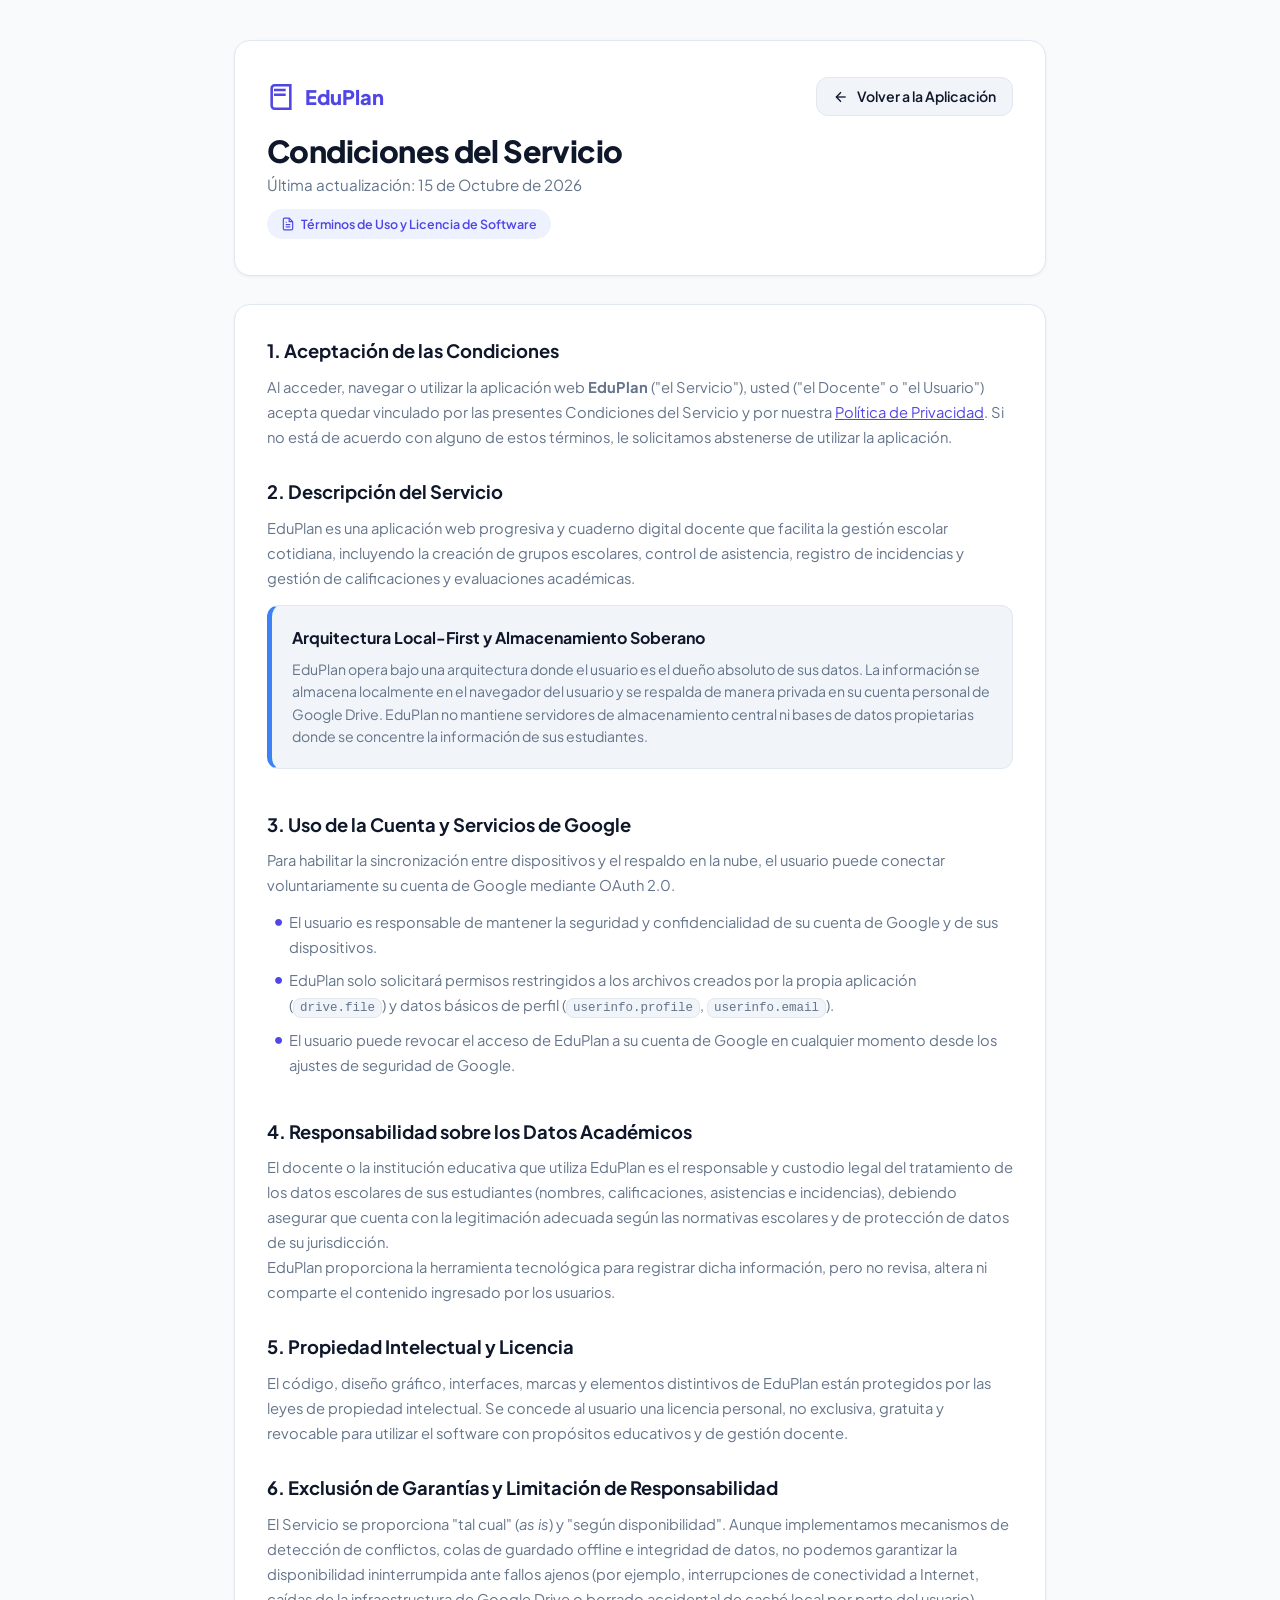
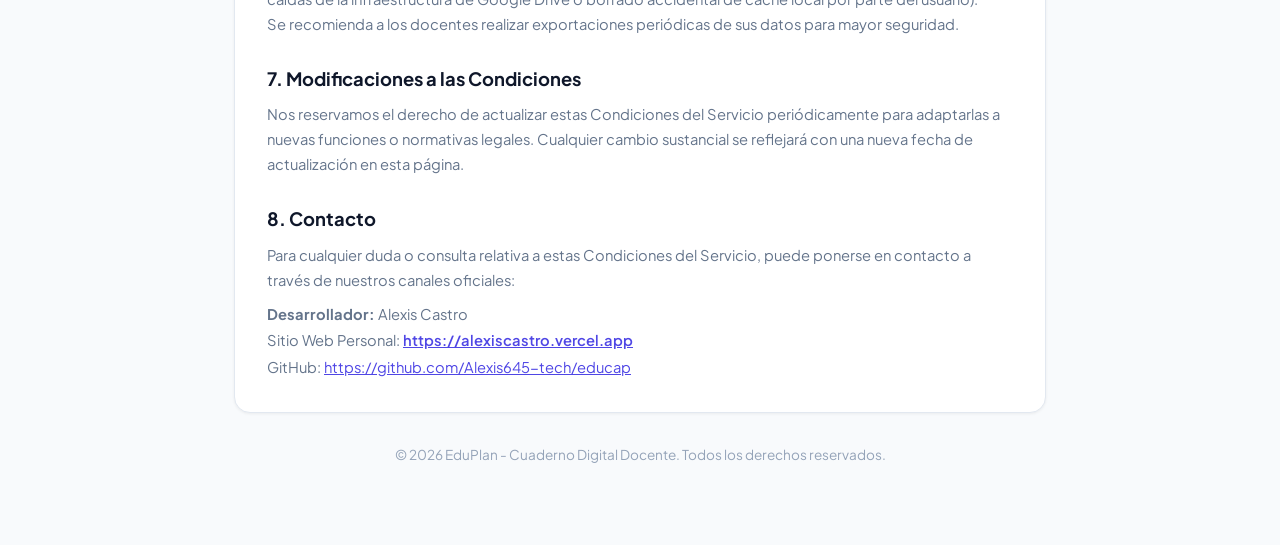
<file: terminos.html>
<!DOCTYPE html>
<html lang="es">
<head>
  <meta charset="UTF-8">
  <meta name="viewport" content="width=device-width, initial-scale=1.0, maximum-scale=1.0">
  <title>Condiciones del Servicio - EduPlan</title>
  <meta name="description" content="Condiciones del Servicio y Términos de Uso de EduPlan Cuaderno Digital Docente.">
  <!-- Fuentes modernas -->
  <link rel="preconnect" href="https://fonts.googleapis.com">
  <link rel="preconnect" href="https://fonts.gstatic.com" crossorigin>
  <link href="https://fonts.googleapis.com/css2?family=Plus+Jakarta+Sans:wght@400;500;600;700;800&display=swap" rel="stylesheet">
  <link rel="stylesheet" href="style.css">
  <style>
    .terms-container {
      max-width: 860px;
      margin: 40px auto 80px;
      padding: 0 24px;
    }

    .terms-header {
      background: var(--color-surface);
      border: 1px solid var(--color-border);
      border-radius: var(--radius-lg);
      padding: 36px 32px;
      margin-bottom: 28px;
      box-shadow: var(--shadow-sm);
      display: flex;
      flex-direction: column;
      gap: 12px;
    }

    .terms-brand-row {
      display: flex;
      align-items: center;
      justify-content: space-between;
      flex-wrap: wrap;
      gap: 16px;
    }

    .terms-logo-badge {
      display: inline-flex;
      align-items: center;
      gap: 10px;
      font-size: 1.25rem;
      font-weight: 800;
      color: var(--color-primary);
    }

    .terms-badge {
      display: inline-flex;
      align-items: center;
      gap: 6px;
      padding: 6px 14px;
      border-radius: var(--radius-full);
      font-size: 0.78rem;
      font-weight: 600;
      background-color: var(--color-primary-light);
      color: var(--color-primary);
    }

    .terms-title {
      font-size: 1.9rem;
      font-weight: 800;
      color: var(--color-text-main);
      letter-spacing: -0.02em;
    }

    .terms-subtitle {
      color: var(--color-text-muted);
      font-size: 0.95rem;
    }

    .terms-card {
      background: var(--color-surface);
      border: 1px solid var(--color-border);
      border-radius: var(--radius-lg);
      padding: 32px;
      box-shadow: var(--shadow-sm);
      display: flex;
      flex-direction: column;
      gap: 28px;
    }

    .terms-section h2 {
      font-size: 1.15rem;
      font-weight: 700;
      color: var(--color-text-main);
      margin-bottom: 10px;
      display: flex;
      align-items: center;
      gap: 10px;
    }

    .terms-section p, .terms-section li {
      font-size: 0.92rem;
      color: var(--color-text-muted);
      line-height: 1.7;
    }

    .terms-section ul {
      list-style-type: none;
      padding-left: 0;
      display: flex;
      flex-direction: column;
      gap: 8px;
      margin: 12px 0;
    }

    .terms-section ul li {
      position: relative;
      padding-left: 22px;
    }

    .terms-section ul li::before {
      content: "•";
      position: absolute;
      left: 6px;
      color: var(--color-primary);
      font-size: 1.3rem;
      line-height: 1;
    }

    .terms-callout-box {
      background: var(--color-surface-hover);
      border: 1px solid var(--color-border);
      border-left: 5px solid var(--color-info);
      border-radius: var(--radius-md);
      padding: 20px;
      margin: 14px 0;
    }

    .terms-callout-box h3 {
      font-size: 1rem;
      font-weight: 700;
      color: var(--color-text-main);
      margin-bottom: 8px;
    }

    .terms-callout-box p {
      font-size: 0.88rem;
      color: var(--color-text-muted);
      line-height: 1.6;
    }

    .terms-card,
    .terms-section,
    .terms-header,
    .terms-callout-box {
      overflow-wrap: break-word;
      word-wrap: break-word;
      word-break: break-word;
    }

    .terms-section a,
    .terms-section code,
    .terms-section strong,
    .terms-section li,
    .terms-section p {
      overflow-wrap: anywhere;
      word-break: break-word;
    }

    .terms-section code {
      background: var(--color-surface-hover);
      padding: 2px 6px;
      border-radius: var(--radius-sm);
      font-size: 0.85em;
      border: 1px solid var(--color-border);
    }

    .terms-footer {
      text-align: center;
      margin-top: 32px;
      color: var(--color-text-subtle);
      font-size: 0.85rem;
    }

    .back-btn {
      display: inline-flex;
      align-items: center;
      gap: 8px;
      padding: 8px 16px;
      font-size: 0.88rem;
      font-weight: 600;
      border-radius: var(--radius-md);
      color: var(--color-text-main);
      background: var(--color-surface-hover);
      text-decoration: none;
      border: 1px solid var(--color-border);
      transition: all 0.2s;
    }

    .back-btn:hover {
      background: var(--color-surface);
      border-color: var(--color-primary);
      color: var(--color-primary);
    }

    /* Adaptación Mobile Responsive */
    @media (max-width: 640px) {
      .terms-container {
        margin: 20px auto 40px;
        padding: 0 16px;
      }

      .terms-header {
        padding: 24px 18px;
        margin-bottom: 20px;
      }

      .terms-title {
        font-size: 1.5rem;
      }

      .terms-card {
        padding: 20px 18px;
        gap: 22px;
      }

      .terms-brand-row {
        flex-direction: column;
        align-items: flex-start;
      }

      .back-btn {
        width: 100%;
        justify-content: center;
      }

      .terms-badge {
        font-size: 0.72rem;
        padding: 6px 10px;
        white-space: normal;
        line-height: 1.4;
      }

      .terms-callout-box {
        padding: 16px;
      }
    }
  </style>
</head>
<body>

  <div class="terms-container">
    <div class="terms-header">
      <div class="terms-brand-row">
        <div class="terms-logo-badge">
          <svg width="28" height="28" viewBox="0 0 24 24" fill="none" stroke="currentColor" stroke-width="2.2"><path d="M4 19.5v-15A2.5 2.5 0 0 1 6.5 2H20v20H6.5a2.5 2.5 0 0 1-2.5-2.5Z"/><path d="M6 6h10M6 10h10"/></svg>
          <span>EduPlan</span>
        </div>
        <a href="/" class="back-btn">
          <svg width="16" height="16" viewBox="0 0 24 24" fill="none" stroke="currentColor" stroke-width="2"><line x1="19" y1="12" x2="5" y2="12"/><polyline points="12 19 5 12 12 5"/></svg>
          Volver a la Aplicación
        </a>
      </div>
      <div>
        <h1 class="terms-title">Condiciones del Servicio</h1>
        <p class="terms-subtitle">Última actualización: 15 de Octubre de 2026</p>
      </div>
      <div>
        <span class="terms-badge">
          <svg width="14" height="14" viewBox="0 0 24 24" fill="none" stroke="currentColor" stroke-width="2"><path d="M14 2H6a2 2 0 0 0-2 2v16a2 2 0 0 0 2 2h12a2 2 0 0 0 2-2V8z"/><polyline points="14 2 14 8 20 8"/><line x1="16" y1="13" x2="8" y2="13"/><line x1="16" y1="17" x2="8" y2="17"/><polyline points="10 9 9 9 8 9"/></svg>
          Términos de Uso y Licencia de Software
        </span>
      </div>
    </div>

    <div class="terms-card">
      <section class="terms-section">
        <h2>1. Aceptación de las Condiciones</h2>
        <p>
          Al acceder, navegar o utilizar la aplicación web <strong>EduPlan</strong> ("el Servicio"), usted ("el Docente" o "el Usuario") acepta quedar vinculado por las presentes Condiciones del Servicio y por nuestra <a href="/privacidad" style="color: var(--color-primary); text-decoration: underline;">Política de Privacidad</a>. Si no está de acuerdo con alguno de estos términos, le solicitamos abstenerse de utilizar la aplicación.
        </p>
      </section>

      <section class="terms-section">
        <h2>2. Descripción del Servicio</h2>
        <p>
          EduPlan es una aplicación web progresiva y cuaderno digital docente que facilita la gestión escolar cotidiana, incluyendo la creación de grupos escolares, control de asistencia, registro de incidencias y gestión de calificaciones y evaluaciones académicas.
        </p>
        <div class="terms-callout-box">
          <h3>Arquitectura Local-First y Almacenamiento Soberano</h3>
          <p>
            EduPlan opera bajo una arquitectura donde el usuario es el dueño absoluto de sus datos. La información se almacena localmente en el navegador del usuario y se respalda de manera privada en su cuenta personal de Google Drive. EduPlan no mantiene servidores de almacenamiento central ni bases de datos propietarias donde se concentre la información de sus estudiantes.
          </p>
        </div>
      </section>

      <section class="terms-section">
        <h2>3. Uso de la Cuenta y Servicios de Google</h2>
        <p>
          Para habilitar la sincronización entre dispositivos y el respaldo en la nube, el usuario puede conectar voluntariamente su cuenta de Google mediante OAuth 2.0.
        </p>
        <ul>
          <li>El usuario es responsable de mantener la seguridad y confidencialidad de su cuenta de Google y de sus dispositivos.</li>
          <li>EduPlan solo solicitará permisos restringidos a los archivos creados por la propia aplicación (<code>drive.file</code>) y datos básicos de perfil (<code>userinfo.profile</code>, <code>userinfo.email</code>).</li>
          <li>El usuario puede revocar el acceso de EduPlan a su cuenta de Google en cualquier momento desde los ajustes de seguridad de Google.</li>
        </ul>
      </section>

      <section class="terms-section">
        <h2>4. Responsabilidad sobre los Datos Académicos</h2>
        <p>
          El docente o la institución educativa que utiliza EduPlan es el responsable y custodio legal del tratamiento de los datos escolares de sus estudiantes (nombres, calificaciones, asistencias e incidencias), debiendo asegurar que cuenta con la legitimación adecuada según las normativas escolares y de protección de datos de su jurisdicción.
        </p>
        <p>
          EduPlan proporciona la herramienta tecnológica para registrar dicha información, pero no revisa, altera ni comparte el contenido ingresado por los usuarios.
        </p>
      </section>

      <section class="terms-section">
        <h2>5. Propiedad Intelectual y Licencia</h2>
        <p>
          El código, diseño gráfico, interfaces, marcas y elementos distintivos de EduPlan están protegidos por las leyes de propiedad intelectual. Se concede al usuario una licencia personal, no exclusiva, gratuita y revocable para utilizar el software con propósitos educativos y de gestión docente.
        </p>
      </section>

      <section class="terms-section">
        <h2>6. Exclusión de Garantías y Limitación de Responsabilidad</h2>
        <p>
          El Servicio se proporciona "tal cual" (<em>as is</em>) y "según disponibilidad". Aunque implementamos mecanismos de detección de conflictos, colas de guardado offline e integridad de datos, no podemos garantizar la disponibilidad ininterrumpida ante fallos ajenos (por ejemplo, interrupciones de conectividad a Internet, caídas de la infraestructura de Google Drive o borrado accidental de caché local por parte del usuario).
        </p>
        <p>
          Se recomienda a los docentes realizar exportaciones periódicas de sus datos para mayor seguridad.
        </p>
      </section>

      <section class="terms-section">
        <h2>7. Modificaciones a las Condiciones</h2>
        <p>
          Nos reservamos el derecho de actualizar estas Condiciones del Servicio periódicamente para adaptarlas a nuevas funciones o normativas legales. Cualquier cambio sustancial se reflejará con una nueva fecha de actualización en esta página.
        </p>
      </section>

      <section class="terms-section">
        <h2>8. Contacto</h2>
        <p>
          Para cualquier duda o consulta relativa a estas Condiciones del Servicio, puede ponerse en contacto a través de nuestros canales oficiales:
        </p>
        <p style="margin-top: 8px; line-height: 1.8;">
          <strong>Desarrollador:</strong> Alexis Castro<br>
          Sitio Web Personal: <a href="https://alexiscastro.vercel.app" target="_blank" rel="noopener noreferrer" style="color: var(--color-primary); text-decoration: underline; font-weight: 600;">https://alexiscastro.vercel.app</a><br>
          GitHub: <a href="https://github.com/Alexis645-tech/educap" target="_blank" rel="noopener noreferrer" style="color: var(--color-primary); text-decoration: underline;">https://github.com/Alexis645-tech/educap</a>
        </p>
      </section>
    </div>

    <footer class="terms-footer">
      <p>&copy; 2026 EduPlan - Cuaderno Digital Docente. Todos los derechos reservados.</p>
    </footer>
  </div>

</body>
</html>
</file>
<file: style.css>
:root {
  --font-family: 'Plus Jakarta Sans', system-ui, -apple-system, sans-serif;
  
  /* Paleta cromática profesional */
  --color-primary: #4f46e5;
  --color-primary-hover: #4338ca;
  --color-primary-light: #eef2ff;
  
  --color-bg-app: #f8fafc;
  --color-surface: #ffffff;
  --color-surface-hover: #f1f5f9;
  --color-border: #e2e8f0;
  
  --color-text-main: #0f172a;
  --color-text-muted: #64748b;
  --color-text-subtle: #94a3b8;

  --color-success: #10b981;
  --color-success-light: #ecfdf5;
  --color-warning: #f59e0b;
  --color-warning-light: #fffbeb;
  --color-danger: #ef4444;
  --color-danger-light: #fef2f2;
  --color-info: #3b82f6;
  --color-info-light: #eff6ff;

  --radius-sm: 8px;
  --radius-md: 12px;
  --radius-lg: 16px;
  --radius-full: 9999px;

  --shadow-sm: 0 1px 3px rgba(0,0,0,0.06);
  --shadow-md: 0 4px 6px -1px rgba(0,0,0,0.07), 0 2px 4px -2px rgba(0,0,0,0.05);
  --shadow-lg: 0 10px 15px -3px rgba(0,0,0,0.08), 0 4px 6px -4px rgba(0,0,0,0.03);
}

/* TEMA OSCURO (MODO DARK PROFESIONAL / OLED-FRIENDLY) */
[data-theme="dark"] {
  --color-primary: #6366f1;
  --color-primary-hover: #4f46e5;
  --color-primary-light: rgba(99, 102, 241, 0.16);

  --color-bg-app: #0b0f19;
  --color-surface: #131b2e;
  --color-surface-hover: #1c2742;
  --color-border: #232e4a;

  --color-text-main: #f8fafc;
  --color-text-muted: #94a3b8;
  --color-text-subtle: #64748b;

  --color-success: #34d399;
  --color-success-light: rgba(16, 185, 129, 0.16);
  --color-warning: #fbbf24;
  --color-warning-light: rgba(245, 158, 11, 0.16);
  --color-danger: #f87171;
  --color-danger-light: rgba(239, 68, 68, 0.16);
  --color-info: #60a5fa;
  --color-info-light: rgba(59, 130, 246, 0.16);

  --shadow-sm: 0 1px 3px rgba(0,0,0,0.4);
  --shadow-md: 0 4px 6px -1px rgba(0,0,0,0.5), 0 2px 4px -2px rgba(0,0,0,0.4);
  --shadow-lg: 0 10px 15px -3px rgba(0,0,0,0.6), 0 4px 6px -4px rgba(0,0,0,0.4);
}

* {
  box-sizing: border-box;
  margin: 0;
  padding: 0;
}

body {
  font-family: var(--font-family);
  background-color: var(--color-bg-app);
  color: var(--color-text-main);
  line-height: 1.5;
  -webkit-font-smoothing: antialiased;
}

/* LAYOUT PRINCIPAL */
.app-layout {
  display: flex;
  height: 100vh;
  height: 100dvh;
  min-height: -webkit-fill-available;
  overflow: hidden;
}

/* SIDEBAR NAVEGACIÓN */
.sidebar {
  width: 260px;
  background-color: var(--color-surface);
  border-right: 1px solid var(--color-border);
  display: flex;
  flex-direction: column;
  flex-shrink: 0;
}

.brand {
  padding: 24px 20px;
  display: flex;
  align-items: center;
  gap: 12px;
  border-bottom: 1px solid var(--color-border);
}

.brand-icon {
  width: 42px;
  height: 42px;
  border-radius: var(--radius-md);
  background: linear-gradient(135deg, #4f46e5, #7c3aed);
  color: #fff;
  display: flex;
  align-items: center;
  justify-content: center;
  box-shadow: 0 4px 10px rgba(79, 70, 229, 0.3);
}

.brand-text h2 {
  font-size: 1.15rem;
  font-weight: 800;
  letter-spacing: -0.02em;
}

.brand-text span {
  font-size: 0.75rem;
  color: var(--color-text-muted);
  font-weight: 500;
}

.nav-menu {
  padding: 20px 12px;
  display: flex;
  flex-direction: column;
  gap: 6px;
  flex: 1;
}

.nav-item {
  display: flex;
  align-items: center;
  gap: 12px;
  padding: 12px 14px;
  border-radius: var(--radius-md);
  border: none;
  background: transparent;
  color: var(--color-text-muted);
  font-family: inherit;
  font-size: 0.9rem;
  font-weight: 600;
  cursor: pointer;
  transition: all 0.2s ease;
  text-align: left;
  width: 100%;
}

.nav-item:hover {
  background-color: var(--color-bg-app);
  color: var(--color-text-main);
}

.nav-item.active {
  background-color: var(--color-primary-light);
  color: var(--color-primary);
}

.sidebar-footer {
  padding: 16px 20px;
  border-top: 1px solid var(--color-border);
}

.teacher-profile {
  display: flex;
  align-items: center;
  gap: 10px;
  padding: 8px 10px;
  border-radius: var(--radius-md);
  cursor: pointer;
  transition: all 0.2s ease;
  user-select: none;
}

.teacher-profile:hover {
  background-color: var(--color-surface-hover);
}

.teacher-profile:focus-visible {
  outline: 2px solid var(--color-primary);
}

.teacher-avatar {
  width: 38px;
  height: 38px;
  background-color: #6366f1;
  color: #fff;
  border-radius: var(--radius-full);
  display: flex;
  align-items: center;
  justify-content: center;
  font-weight: 700;
  font-size: 0.9rem;
  flex-shrink: 0;
  box-shadow: var(--shadow-sm);
  transition: background-color 0.2s ease;
}

.teacher-info {
  display: flex;
  flex-direction: column;
  flex: 1;
  min-width: 0;
}

.teacher-name {
  font-size: 0.85rem;
  font-weight: 700;
  white-space: nowrap;
  overflow: hidden;
  text-overflow: ellipsis;
}

.teacher-role {
  font-size: 0.7rem;
  color: var(--color-text-muted);
  font-weight: 600;
  white-space: nowrap;
  overflow: hidden;
  text-overflow: ellipsis;
}

.teacher-edit-btn {
  background: transparent;
  border: none;
  color: var(--color-text-subtle);
  cursor: pointer;
  padding: 4px;
  border-radius: var(--radius-sm);
  display: flex;
  align-items: center;
  justify-content: center;
  transition: all 0.15s ease;
}

.teacher-profile:hover .teacher-edit-btn {
  color: var(--color-primary);
  background-color: var(--color-primary-light);
}

/* ÁREA DE CONTENIDO */
.main-content {
  flex: 1;
  display: flex;
  flex-direction: column;
  overflow-y: auto;
  overflow-x: hidden;
  min-width: 0;
}

.top-header {
  padding: 20px 28px;
  background-color: var(--color-surface);
  border-bottom: 1px solid var(--color-border);
  display: flex;
  align-items: center;
  justify-content: space-between;
  gap: 16px;
  min-width: 0;
  box-sizing: border-box;
}

.header-left {
  display: flex;
  align-items: center;
  gap: 12px;
  min-width: 0;
  flex: 1 1 auto;
}

.header-left > div {
  min-width: 0;
  flex: 1;
}

.header-left h1 {
  font-size: clamp(1.2rem, 2vw, 1.6rem);
  font-weight: 800;
  letter-spacing: -0.02em;
  white-space: nowrap;
  overflow: hidden;
  text-overflow: ellipsis;
  line-height: 1.25;
}

.header-actions {
  display: flex;
  align-items: center;
  gap: 10px;
  flex-shrink: 0;
}

.header-left p {
  color: var(--color-text-muted);
  font-size: 0.85rem;
  margin-top: 2px;
  white-space: nowrap;
  overflow: hidden;
  text-overflow: ellipsis;
}

/* BOTONES Y FORMULARIOS */
.btn {
  display: inline-flex;
  align-items: center;
  gap: 8px;
  padding: 10px 18px;
  border-radius: var(--radius-md);
  font-family: inherit;
  font-size: 0.875rem;
  font-weight: 600;
  cursor: pointer;
  border: 1px solid transparent;
  transition: all 0.2s ease;
}

.btn-primary {
  background-color: var(--color-primary);
  color: #fff;
}

.btn-primary:hover {
  background-color: var(--color-primary-hover);
  box-shadow: 0 4px 12px rgba(79, 70, 229, 0.25);
}

.btn-secondary {
  background-color: var(--color-surface);
  border-color: var(--color-border);
  color: var(--color-text-main);
}

.btn-secondary:hover {
  background-color: var(--color-surface-hover);
}

.btn-icon {
  display: inline-flex;
  align-items: center;
  gap: 8px;
}

/* Iconos de tema: alternar según [data-theme="dark"] */
.theme-icon-sun {
  display: none;
}
.theme-icon-moon {
  display: inline-block;
}

[data-theme="dark"] .theme-icon-sun {
  display: inline-block;
}
[data-theme="dark"] .theme-icon-moon {
  display: none;
}

.btn-sm {
  padding: 6px 12px;
  font-size: 0.8rem;
}

.btn-danger-ghost {
  background: transparent;
  border: none;
  color: var(--color-danger);
  cursor: pointer;
  padding: 6px;
  border-radius: var(--radius-sm);
  display: inline-flex;
  align-items: center;
  justify-content: center;
  transition: all var(--transition-fast);
}

.btn-danger-ghost:hover {
  background-color: var(--color-danger-light);
  transform: scale(1.05);
}

.btn-secondary-ghost {
  background: transparent;
  border: 1px solid transparent;
  color: var(--color-text-muted);
  cursor: pointer;
  padding: 6px 10px;
  border-radius: var(--radius-sm);
  display: inline-flex;
  align-items: center;
  gap: 6px;
  font-size: 0.8rem;
  font-weight: 600;
  transition: all var(--transition-fast);
}

.btn-secondary-ghost:hover {
  background-color: var(--color-surface);
  border-color: var(--color-border);
  color: var(--color-primary);
}

.btn-icon-ghost {
  background: transparent;
  border: none;
  color: var(--color-text-muted);
  cursor: pointer;
  padding: 6px;
  border-radius: var(--radius-sm);
  display: inline-flex;
  align-items: center;
  justify-content: center;
  transition: all var(--transition-fast);
}

.btn-icon-ghost:hover {
  color: var(--color-primary);
  background-color: var(--color-surface-hover);
  transform: scale(1.05);
}

.actions-cell {
  display: flex;
  align-items: center;
  gap: 8px;
}

/* SELECTOR DE VISTA MÓVIL: TARJETAS VS TABLA */
.mobile-view-selector {
  display: none; /* Por defecto oculto en pantallas de escritorio donde la tabla siempre es espaciosa */
  align-items: center;
  gap: 8px;
}

.mobile-view-label {
  font-size: 0.72rem;
  font-weight: 700;
  text-transform: uppercase;
  letter-spacing: 0.05em;
  color: var(--color-text-muted);
}

.view-toggle-segmented {
  display: inline-flex;
  align-items: center;
  background-color: var(--color-surface-hover);
  padding: 3px;
  border-radius: var(--radius-md);
  border: 1px solid var(--color-border);
  gap: 2px;
}

.view-toggle-btn {
  display: inline-flex;
  align-items: center;
  gap: 6px;
  padding: 6px 12px;
  border: none;
  background: transparent;
  color: var(--color-text-muted);
  font-size: 0.78rem;
  font-weight: 600;
  border-radius: var(--radius-sm);
  cursor: pointer;
  transition: all var(--transition-fast);
  user-select: none;
}

.view-toggle-btn:hover {
  color: var(--color-text);
}

.view-toggle-btn.active {
  background-color: var(--color-surface);
  color: var(--color-primary);
  box-shadow: var(--shadow-sm);
  font-weight: 700;
}

/* ESTILOS GOOGLE DRIVE SYNC & LOGIN */
.google-drive-sync-wrapper {
  position: relative;
  display: flex;
  align-items: center;
}

.google-btn {
  position: relative;
  border-color: var(--color-border);
  gap: 8px;
}

.google-btn:hover {
  border-color: #4285F4;
}

.google-icon {
  flex-shrink: 0;
}

.google-sync-indicator {
  width: 8px;
  height: 8px;
  border-radius: var(--radius-full);
  display: inline-block;
  background-color: var(--color-text-subtle);
  transition: all var(--transition-fast);
}

.google-sync-indicator.idle {
  background-color: #94A3B8;
}

.google-sync-indicator.syncing {
  background-color: #F59E0B;
  animation: pulse-sync 1s infinite alternate;
}

.google-sync-indicator.synced {
  background-color: #10B981;
  box-shadow: 0 0 6px rgba(16, 185, 129, 0.6);
}

.google-sync-indicator.error {
  background-color: #EF4444;
}

@keyframes pulse-sync {
  from { opacity: 0.4; transform: scale(0.85); }
  to { opacity: 1; transform: scale(1.15); }
}

.google-modal-body {
  display: flex;
  flex-direction: column;
  gap: 18px;
}

.google-user-box {
  display: flex;
  align-items: center;
  gap: 14px;
  padding: 14px 16px;
  background-color: var(--color-surface-hover);
  border: 1px solid var(--color-border);
  border-radius: var(--radius-md);
}

.google-user-avatar {
  width: 44px;
  height: 44px;
  border-radius: var(--radius-full);
  background-color: #4285F4;
  color: #fff;
  display: flex;
  align-items: center;
  justify-content: center;
  font-weight: 700;
  font-size: 1.1rem;
  background-size: cover;
  background-position: center;
  flex-shrink: 0;
}

.google-user-details h4 {
  font-size: 0.95rem;
  font-weight: 700;
  margin-bottom: 2px;
}

.google-user-details span {
  font-size: 0.78rem;
  color: var(--color-text-muted);
  display: block;
}

.google-status-pill {
  display: inline-flex !important;
  align-items: center;
  gap: 6px;
  margin-top: 4px;
  font-size: 0.7rem !important;
  font-weight: 700;
  color: var(--color-success) !important;
}

.google-status-pill .pill-dot {
  width: 6px;
  height: 6px;
  border-radius: var(--radius-full);
  background-color: var(--color-success);
}

.google-login-prompt {
  text-align: center;
  padding: 16px;
  background-color: var(--color-surface-hover);
  border: 1px dashed var(--color-border);
  border-radius: var(--radius-md);
  display: flex;
  flex-direction: column;
  gap: 14px;
}

.google-login-prompt p {
  font-size: 0.85rem;
  color: var(--color-text-muted);
  line-height: 1.45;
}

.google-sync-actions-card {
  display: flex;
  flex-direction: column;
  gap: 12px;
  background-color: var(--color-surface);
  border: 1px solid var(--color-border);
  border-radius: var(--radius-md);
  padding: 14px;
}

.sync-status-row {
  display: flex;
  justify-content: space-between;
  align-items: center;
  font-size: 0.82rem;
}

.sync-status-row .label {
  color: var(--color-text-muted);
  font-weight: 600;
}

.sync-status-row .status-msg {
  font-weight: 700;
  color: var(--color-primary);
}

.google-buttons-grid {
  display: grid;
  grid-template-columns: 1fr 1fr;
  gap: 10px;
}

.google-footer-settings {
  display: flex;
  justify-content: space-between;
  align-items: center;
  padding-top: 4px;
  border-top: 1px solid var(--color-border);
  flex-wrap: wrap;
  gap: 8px;
}

.btn-link {
  background: none;
  border: none;
  color: var(--color-primary);
  font-size: 0.8rem;
  font-weight: 600;
  cursor: pointer;
  padding: 4px 6px;
  border-radius: var(--radius-sm);
  transition: all var(--transition-fast);
}

.btn-link:hover {
  text-decoration: underline;
  background-color: var(--color-surface-hover);
}

.btn-link.text-danger {
  color: var(--color-danger);
}

.btn-link.text-danger:hover {
  color: var(--color-danger);
}

/* ========================================================
   PANTALLA DE INICIO DE SESIÓN / LOGIN CON GOOGLE
   ======================================================== */
.auth-screen {
  position: fixed;
  inset: 0;
  z-index: 1000;
  background-color: var(--color-bg-app);
  display: flex;
  align-items: center;
  justify-content: center;
  padding: 20px;
  overflow-y: auto;
}

.auth-background-effects {
  position: absolute;
  inset: 0;
  overflow: hidden;
  pointer-events: none;
  z-index: 0;
}

.auth-blob {
  position: absolute;
  border-radius: var(--radius-full);
  filter: blur(80px);
  opacity: 0.28;
}

.auth-blob-1 {
  width: 380px;
  height: 380px;
  background: radial-gradient(circle, var(--color-primary), #3b82f6);
  top: -80px;
  left: -80px;
}

.auth-blob-2 {
  width: 420px;
  height: 420px;
  background: radial-gradient(circle, #10b981, #06b6d4);
  bottom: -100px;
  right: -100px;
}

.auth-card {
  position: relative;
  z-index: 1;
  width: 100%;
  max-width: 480px;
  background-color: var(--color-surface);
  border: 1px solid var(--color-border);
  border-radius: var(--radius-lg);
  box-shadow: var(--shadow-lg);
  padding: 40px 32px;
  display: flex;
  flex-direction: column;
  gap: 24px;
  animation: fadeInAuth 0.35s ease-out;
}

@keyframes fadeInAuth {
  from { opacity: 0; transform: translateY(12px) scale(0.98); }
  to { opacity: 1; transform: translateY(0) scale(1); }
}

.auth-brand {
  text-align: center;
  display: flex;
  flex-direction: column;
  align-items: center;
  gap: 8px;
}

.auth-logo-badge {
  width: 64px;
  height: 64px;
  border-radius: var(--radius-lg);
  background: linear-gradient(135deg, var(--color-primary), #4338ca);
  color: #fff;
  display: flex;
  align-items: center;
  justify-content: center;
  box-shadow: 0 8px 20px -4px rgba(79, 70, 229, 0.45);
  margin-bottom: 6px;
}

.auth-brand h1 {
  font-size: 2rem;
  font-weight: 800;
  letter-spacing: -0.03em;
  color: var(--color-text-main);
}

.auth-tagline {
  font-size: 0.9rem;
  color: var(--color-text-muted);
  font-weight: 500;
}

.auth-features-preview {
  display: flex;
  flex-direction: column;
  gap: 12px;
  background-color: var(--color-surface-hover);
  border: 1px solid var(--color-border);
  border-radius: var(--radius-md);
  padding: 16px 18px;
}

.feature-item {
  display: flex;
  align-items: center;
  gap: 10px;
  font-size: 0.85rem;
  color: var(--color-text-main);
}

.feature-dot {
  width: 8px;
  height: 8px;
  border-radius: var(--radius-full);
  background-color: var(--color-primary);
  flex-shrink: 0;
}

.auth-actions-group {
  display: flex;
  flex-direction: column;
  gap: 12px;
}

.btn-google-login {
  background-color: var(--color-surface);
  color: var(--color-text-main);
  border: 1px solid var(--color-border);
  box-shadow: var(--shadow-sm);
  font-size: 0.95rem;
  font-weight: 700;
  padding: 14px 20px;
  width: 100%;
  justify-content: center;
  gap: 12px;
  transition: all var(--transition-fast);
}

.btn-google-login:hover {
  background-color: var(--color-surface-hover);
  border-color: #4285F4;
  box-shadow: 0 4px 12px rgba(66, 133, 244, 0.18);
  transform: translateY(-1px);
}

.auth-divider {
  display: flex;
  align-items: center;
  text-align: center;
  margin: 4px 0;
}

.auth-divider::before,
.auth-divider::after {
  content: '';
  flex: 1;
  border-bottom: 1px solid var(--color-border);
}

.auth-divider span {
  padding: 0 12px;
  font-size: 0.75rem;
  text-transform: uppercase;
  color: var(--color-text-subtle);
  font-weight: 600;
  letter-spacing: 0.04em;
}

.btn-secondary-subtle {
  background-color: transparent;
  color: var(--color-text-muted);
  border: 1px solid var(--color-border);
  font-size: 0.85rem;
  font-weight: 600;
  padding: 10px 16px;
  width: 100%;
  justify-content: center;
}

.btn-secondary-subtle:hover {
  background-color: var(--color-surface-hover);
  color: var(--color-text-main);
}

.auth-card-footer {
  text-align: center;
  padding-top: 8px;
  border-top: 1px solid var(--color-border);
}

/* PESTAÑAS (TAB PANES) */
.tab-pane {
  display: none;
  padding: 32px;
}

.tab-pane.active {
  display: block;
}

/* GRID DE CLASES */
.classrooms-grid {
  display: grid;
  grid-template-columns: repeat(auto-fill, minmax(300px, 1fr));
  gap: 24px;
}

.classroom-card {
  background-color: var(--color-surface);
  border-radius: var(--radius-lg);
  border: 1px solid var(--color-border);
  overflow: hidden;
  box-shadow: var(--shadow-sm);
  transition: transform 0.2s ease, box-shadow 0.2s ease;
  display: flex;
  flex-direction: column;
}

.classroom-card:hover {
  transform: translateY(-2px);
  box-shadow: var(--shadow-md);
}

.classroom-card-banner {
  height: 8px;
}

.classroom-card-body {
  padding: 20px;
  flex: 1;
}

.classroom-card-header {
  display: flex;
  justify-content: space-between;
  align-items: flex-start;
  margin-bottom: 8px;
}

.classroom-card-title {
  font-size: 1.15rem;
  font-weight: 700;
}

.classroom-card-badge {
  font-size: 0.75rem;
  padding: 4px 10px;
  border-radius: var(--radius-full);
  background-color: var(--color-bg-app);
  color: var(--color-text-muted);
  font-weight: 600;
}

.classroom-card-desc {
  font-size: 0.825rem;
  color: var(--color-text-muted);
  margin-bottom: 16px;
}

.classroom-card-meta {
  display: flex;
  gap: 16px;
  font-size: 0.8rem;
  color: var(--color-text-muted);
  border-top: 1px solid var(--color-border);
  padding-top: 12px;
}

.classroom-card-actions {
  padding: 12px 20px;
  background-color: var(--color-surface-hover);
  border-top: 1px solid var(--color-border);
  display: flex;
  justify-content: space-between;
  align-items: center;
  gap: 8px;
  flex-wrap: wrap;
}

/* FILTROS Y TABLA DE ESTUDIANTES */
.filter-bar {
  display: flex;
  flex-wrap: wrap;
  align-items: center;
  gap: 14px;
  margin-bottom: 24px;
  background-color: var(--color-surface);
  padding: 16px 20px;
  border-radius: var(--radius-md);
  border: 1px solid var(--color-border);
}

.filter-item {
  display: flex;
  align-items: center;
  gap: 10px;
  flex: 0 0 auto;
}

.filter-item label {
  font-size: 0.85rem;
  font-weight: 600;
  color: var(--color-text-muted);
  white-space: nowrap;
}

.form-select, .form-input, .form-textarea {
  font-family: inherit;
  font-size: 0.875rem;
  padding: 8px 12px;
  border: 1px solid var(--color-border);
  border-radius: var(--radius-sm);
  background-color: var(--color-surface);
  color: var(--color-text-main);
  outline: none;
  transition: border-color 0.15s ease;
  box-sizing: border-box;
  max-width: 100%;
}

.form-select:focus, .form-input:focus, .form-textarea:focus {
  border-color: var(--color-primary);
}

.search-box {
  flex: 1 1 200px;
  min-width: 180px;
}

.search-box input {
  width: 100%;
}

.students-table-container {
  background-color: var(--color-surface);
  border-radius: var(--radius-lg);
  border: 1px solid var(--color-border);
  box-shadow: var(--shadow-sm);
  overflow-x: auto;
  -webkit-overflow-scrolling: touch;
}

.students-table {
  width: 100%;
  border-collapse: collapse;
  text-align: left;
}

.students-table th {
  background-color: var(--color-surface-hover);
  padding: 14px 20px;
  font-size: 0.75rem;
  text-transform: uppercase;
  letter-spacing: 0.05em;
  font-weight: 700;
  color: var(--color-text-muted);
  border-bottom: 1px solid var(--color-border);
}

.students-table td {
  padding: 16px 20px;
  font-size: 0.875rem;
  border-bottom: 1px solid var(--color-border);
  vertical-align: middle;
}

.students-table tr:last-child td {
  border-bottom: none;
}

.student-identity {
  display: flex;
  align-items: center;
  gap: 12px;
}

.student-avatar {
  width: 36px;
  height: 36px;
  border-radius: var(--radius-full);
  display: flex;
  align-items: center;
  justify-content: center;
  color: #fff;
  font-weight: 700;
  font-size: 0.85rem;
}

.student-full-name {
  font-weight: 700;
}

/* VISTA: PASAR ASISTENCIA */
.attendance-header-card {
  background-color: var(--color-surface);
  border-radius: var(--radius-lg);
  border: 1px solid var(--color-border);
  padding: 20px 24px;
  display: flex;
  align-items: center;
  justify-content: space-between;
  margin-bottom: 24px;
}

.attendance-controls {
  display: flex;
  gap: 20px;
}

.control-group {
  display: flex;
  flex-direction: column;
  gap: 6px;
}

.control-group label {
  font-size: 0.75rem;
  font-weight: 700;
  color: var(--color-text-muted);
  text-transform: uppercase;
}

.attendance-meta {
  display: flex;
  align-items: center;
  gap: 16px;
  flex-wrap: wrap;
}

.attendance-summary {
  display: flex;
  gap: 12px;
}

.stat-badge {
  display: flex;
  flex-direction: column;
  align-items: center;
  padding: 8px 16px;
  border-radius: var(--radius-md);
  min-width: 80px;
}

.stat-badge .count {
  font-size: 1.25rem;
  font-weight: 800;
}

.stat-badge .label {
  font-size: 0.7rem;
  font-weight: 700;
  text-transform: uppercase;
}

.stat-present { background-color: var(--color-success-light); color: var(--color-success); }
.stat-late { background-color: var(--color-warning-light); color: var(--color-warning); }
.stat-absent { background-color: var(--color-danger-light); color: var(--color-danger); }

.attendance-roster {
  display: flex;
  flex-direction: column;
  gap: 10px;
}

.roster-card {
  background-color: var(--color-surface);
  border-radius: var(--radius-md);
  border: 1px solid var(--color-border);
  padding: 14px 20px;
  display: flex;
  align-items: center;
  justify-content: space-between;
  box-shadow: var(--shadow-sm);
  gap: 12px;
  flex-wrap: wrap;
}

.roster-actions {
  display: flex;
  gap: 8px;
  flex-wrap: wrap;
}

.status-btn {
  padding: 8px 14px;
  border-radius: var(--radius-md);
  border: 1px solid var(--color-border);
  background-color: var(--color-surface);
  color: var(--color-text-main);
  font-family: inherit;
  font-size: 0.8rem;
  font-weight: 700;
  cursor: pointer;
  transition: all 0.15s ease;
}

.status-btn:hover {
  background-color: var(--color-surface-hover);
}

.status-btn.selected-PRESENT {
  background-color: var(--color-success);
  color: #fff;
  border-color: var(--color-success);
}

.status-btn.selected-LATE {
  background-color: var(--color-warning);
  color: #fff;
  border-color: var(--color-warning);
}

.status-btn.selected-ABSENT {
  background-color: var(--color-danger);
  color: #fff;
  border-color: var(--color-danger);
}

/* VISTA: CUADERNO DE CALIFICACIONES */
.grades-header-card {
  background-color: var(--color-surface);
  border-radius: var(--radius-lg);
  border: 1px solid var(--color-border);
  padding: 20px 24px;
  display: flex;
  align-items: center;
  justify-content: space-between;
  margin-bottom: 24px;
  gap: 16px;
  flex-wrap: wrap;
}

.grades-controls {
  display: flex;
  gap: 16px;
  flex-wrap: wrap;
}

.grades-matrix-card {
  background-color: var(--color-surface);
  border-radius: var(--radius-lg);
  border: 1px solid var(--color-border);
  box-shadow: var(--shadow-sm);
  overflow: hidden;
}

.grades-table-container {
  overflow-x: auto;
  overflow-y: auto;
  max-height: calc(100vh - 290px);
  min-height: 380px;
  -webkit-overflow-scrolling: touch;
  position: relative;
}

.grades-table {
  width: 100%;
  border-collapse: separate;
  border-spacing: 0;
  text-align: left;
}

.grades-table th {
  position: sticky;
  top: 0;
  z-index: 20;
  background-color: var(--color-surface);
  box-shadow: 0 1px 0 var(--color-border);
  padding: 12px 16px;
  font-size: 0.75rem;
  text-transform: uppercase;
  letter-spacing: 0.05em;
  font-weight: 700;
  color: var(--color-text-muted);
  white-space: nowrap;
}

.grades-table th.grade-col-activity {
  min-width: 130px;
  text-align: center;
  vertical-align: middle;
}

.activity-th-header {
  display: flex;
  flex-direction: column;
  align-items: center;
  justify-content: center;
  gap: 4px;
  width: 100%;
  margin: 0 auto;
  text-align: center;
}

.activity-th-title {
  font-size: 0.8rem;
  color: var(--color-text-main);
  text-transform: none;
  font-weight: 700;
  text-align: center;
  line-height: 1.25;
}

.activity-th-badge {
  font-size: 0.65rem;
  padding: 2px 8px;
  border-radius: var(--radius-full);
  background-color: var(--color-primary-light);
  color: var(--color-primary);
  font-weight: 600;
}

.grades-table td {
  padding: 10px 16px;
  height: 58px;
  box-sizing: border-box;
  font-size: 0.875rem;
  border-bottom: 1px solid var(--color-border);
  vertical-align: middle;
}

.grades-table td.grade-cell-activity {
  text-align: center !important;
  vertical-align: middle;
}

.grades-table td.grade-cell-activity .grade-input {
  display: inline-block;
  margin: 0 auto;
}

.grades-table td.grade-cell-average {
  text-align: center !important;
  vertical-align: middle;
}

.grades-table td.grade-cell-average .grade-average-badge {
  display: inline-block;
  margin: 0 auto;
}

.grades-table tr:last-child td {
  border-bottom: 1px solid var(--color-border);
}

.grades-table tr.virtual-row {
  height: 58px;
  box-sizing: border-box;
}

.grades-table tr.virtual-spacer-row td {
  padding: 0 !important;
  margin: 0 !important;
  border: none !important;
  background: transparent !important;
  pointer-events: none;
}

/* BARRA DE HINTS PARA NAVEGACIÓN TIPO EXCEL */
.grades-keyboard-hints {
  display: flex;
  align-items: center;
  justify-content: space-between;
  gap: 12px;
  padding: 10px 18px;
  background-color: var(--color-surface-hover);
  border-bottom: 1px solid var(--color-border);
  font-size: 0.78rem;
  color: var(--color-text-muted);
  flex-wrap: wrap;
  transition: all 0.25s ease;
}

.grades-keyboard-hints.is-hidden {
  display: none !important;
}

.keyboard-hints-left {
  display: flex;
  align-items: center;
  gap: 12px;
  flex-wrap: wrap;
  flex: 1;
}

.keyboard-hints-right {
  display: flex;
  align-items: center;
  gap: 8px;
  flex-shrink: 0;
}

.btn-hints-close {
  display: inline-flex;
  align-items: center;
  gap: 4px;
  padding: 4px 8px;
  font-size: 0.72rem;
  font-weight: 600;
  color: var(--color-text-muted);
  background-color: var(--color-surface);
  border: 1px solid var(--color-border);
  border-radius: var(--radius-sm);
  cursor: pointer;
  transition: all var(--transition-fast);
}

.btn-hints-close:hover {
  background-color: var(--color-surface-hover);
  color: var(--color-text-main);
  border-color: var(--color-primary);
}

.keyboard-hints-title {
  display: inline-flex;
  align-items: center;
  gap: 6px;
  font-weight: 700;
  color: var(--color-primary);
}

.keyboard-keys-group {
  display: flex;
  align-items: center;
  gap: 10px;
  flex-wrap: wrap;
}

.key-hint {
  display: inline-flex;
  align-items: center;
  gap: 4px;
}

.virtual-stats-badge {
  background-color: var(--color-primary-light);
  color: var(--color-primary);
  font-weight: 700;
  font-size: 0.72rem;
  padding: 3px 8px;
  border-radius: var(--radius-full);
  border: 1px solid rgba(79, 70, 229, 0.2);
}

@media (max-width: 768px) {
  /* En pantallas móviles se permite ocultar cómodamente y se adapta el layout */
  .grades-keyboard-hints {
    padding: 8px 12px;
    gap: 8px;
  }
  .keyboard-hints-left {
    gap: 8px;
  }
  .keyboard-hints-right {
    width: 100%;
    justify-content: space-between;
    padding-top: 4px;
    border-top: 1px dashed var(--color-border);
  }
}

.key-hint kbd {
  display: inline-block;
  padding: 2px 6px;
  font-family: inherit;
  font-size: 0.72rem;
  font-weight: 700;
  color: var(--color-text-main);
  background-color: var(--color-surface);
  border: 1px solid var(--color-border);
  border-radius: 4px;
  box-shadow: 0 1px 0 rgba(0,0,0,0.12);
}

[data-theme="dark"] .key-hint kbd {
  background-color: #1e293b;
  border-color: #334155;
  box-shadow: 0 1px 0 rgba(0,0,0,0.5);
}

.grade-input {
  width: 72px;
  text-align: center;
  font-family: inherit;
  font-size: 0.95rem;
  font-weight: 700;
  padding: 6px 8px;
  border: 1px solid var(--color-border);
  border-radius: var(--radius-sm);
  background-color: var(--color-surface);
  color: var(--color-text-main);
  outline: none;
  transition: all 0.15s cubic-bezier(0.4, 0, 0.2, 1);
  user-select: all;
}

.grade-input::-webkit-outer-spin-button,
.grade-input::-webkit-inner-spin-button {
  -webkit-appearance: none;
  margin: 0;
}

.grade-input[type=number] {
  -moz-appearance: textfield;
  appearance: textfield;
}

.grade-input:focus {
  border-color: var(--color-primary);
  background-color: var(--color-surface);
  box-shadow: 0 0 0 3px var(--color-primary-light), inset 0 0 0 1px var(--color-primary);
  transform: scale(1.04);
  z-index: 5;
  position: relative;
}

/* Fila activa resaltada tipo hoja de cálculo al navegar */
.grades-table tr.row-focused {
  background-color: var(--color-primary-light) !important;
}

.grades-table td.grade-cell-activity.cell-focused {
  background-color: rgba(79, 70, 229, 0.08);
}

.grade-average-badge {
  display: inline-block;
  padding: 4px 12px;
  border-radius: var(--radius-full);
  font-weight: 800;
  font-size: 0.85rem;
  text-align: center;
  min-width: 48px;
}

.grade-average-high {
  background-color: var(--color-success-light);
  color: var(--color-success);
}

.grade-average-medium {
  background-color: var(--color-warning-light);
  color: var(--color-warning);
}

.grade-average-low {
  background-color: var(--color-danger-light);
  color: var(--color-danger);
}

.grade-average-none {
  background-color: var(--color-surface-hover);
  color: var(--color-text-muted);
}

/* MODALES */
.modal-overlay {
  display: none;
  position: fixed;
  inset: 0;
  background-color: rgba(15, 23, 42, 0.5);
  backdrop-filter: blur(4px);
  z-index: 1000;
  align-items: center;
  justify-content: center;
}

.modal-overlay.active {
  display: flex !important;
}

.modal-card {
  background-color: var(--color-surface);
  border-radius: var(--radius-lg);
  width: 90%;
  max-width: 480px;
  box-shadow: var(--shadow-lg);
  overflow: hidden;
}

.modal-card.modal-lg {
  max-width: 640px;
}

.modal-header {
  padding: 20px 24px;
  border-bottom: 1px solid var(--color-border);
  display: flex;
  justify-content: space-between;
  align-items: center;
}

.modal-header h3 {
  font-size: 1.15rem;
  font-weight: 800;
}

.modal-close-btn {
  background: transparent;
  border: none;
  font-size: 1.5rem;
  cursor: pointer;
  color: var(--color-text-muted);
}

form {
  padding: 24px;
  display: flex;
  flex-direction: column;
  gap: 16px;
}

.form-group {
  display: flex;
  flex-direction: column;
  gap: 6px;
}

.form-group label {
  font-size: 0.8rem;
  font-weight: 700;
  color: var(--color-text-main);
}

.form-row {
  display: flex;
  gap: 12px;
}

.form-row .form-group {
  flex: 1;
}

.modal-actions {
  display: flex;
  justify-content: flex-end;
  gap: 10px;
  margin-top: 8px;
}

/* PALETA DE COLOR */
.color-picker-palette {
  display: flex;
  gap: 12px;
}

.color-choice input {
  display: none;
}

.color-choice span {
  display: block;
  width: 32px;
  height: 32px;
  border-radius: var(--radius-full);
  cursor: pointer;
  border: 2px solid transparent;
  transition: transform 0.15s ease;
}

.color-choice input:checked + span {
  transform: scale(1.15);
  box-shadow: 0 0 0 3px #fff, 0 0 0 5px var(--color-primary);
}

/* SELECTOR MULTI-GRUPO PARA ESTUDIANTES */
.classroom-checkbox-list {
  display: flex;
  flex-direction: column;
  gap: 8px;
  max-height: 180px;
  overflow-y: auto;
  padding: 10px 12px;
  background-color: var(--color-bg-app);
  border: 1px solid var(--color-border);
  border-radius: var(--radius-md);
}

.classroom-checkbox-item {
  display: flex;
  align-items: center;
  gap: 10px;
  padding: 8px 10px;
  border-radius: var(--radius-sm);
  cursor: pointer;
  background-color: var(--color-surface);
  border: 1px solid var(--color-border);
  transition: all var(--transition-fast);
  user-select: none;
}

.classroom-checkbox-item:hover {
  background-color: var(--color-surface-hover);
  border-color: var(--color-primary-light);
}

.classroom-checkbox-item input[type="checkbox"] {
  width: 17px;
  height: 17px;
  accent-color: var(--color-primary);
  cursor: pointer;
}

.classroom-checkbox-color-dot {
  width: 10px;
  height: 10px;
  border-radius: var(--radius-full);
  flex-shrink: 0;
}

.classroom-checkbox-name {
  font-size: 0.85rem;
  font-weight: 600;
  color: var(--color-text-main);
  flex: 1;
}

.classroom-checkbox-grade {
  font-size: 0.72rem;
  color: var(--color-text-muted);
}

.student-groups-cell {
  display: flex;
  flex-wrap: wrap;
  gap: 4px;
  align-items: center;
}

.group-pill-badge {
  display: inline-flex;
  align-items: center;
  gap: 5px;
  font-size: 0.73rem;
  font-weight: 600;
  padding: 3px 8px;
  border-radius: var(--radius-full);
  background-color: var(--color-bg-app);
  border: 1px solid var(--color-border);
  color: var(--color-text-main);
}

.group-pill-dot {
  width: 6px;
  height: 6px;
  border-radius: var(--radius-full);
  flex-shrink: 0;
}

/* MODAL DE INCIDENCIAS */
.modal-tab-content {
  padding: 20px 24px;
}

.student-modal-badge {
  display: flex;
  align-items: center;
  gap: 14px;
}

.student-avatar-lg {
  width: 48px;
  height: 48px;
  border-radius: var(--radius-full);
  background-color: var(--color-primary);
  color: #fff;
  display: flex;
  align-items: center;
  justify-content: center;
  font-weight: 800;
  font-size: 1.1rem;
}

.sub-badge {
  font-size: 0.75rem;
  color: var(--color-text-muted);
}

.new-incident-box {
  background-color: var(--color-bg-app);
  border: 1px solid var(--color-border);
  border-radius: var(--radius-md);
  padding: 16px;
  display: flex;
  flex-direction: column;
  gap: 12px;
  margin-top: 12px;
  margin-bottom: 20px;
}

.incidents-list {
  display: flex;
  flex-direction: column;
  gap: 10px;
  max-height: 240px;
  overflow-y: auto;
}

.incident-item {
  padding: 12px;
  border-radius: var(--radius-sm);
  background-color: var(--color-surface);
  border: 1px solid var(--color-border);
  display: flex;
  justify-content: space-between;
}

.incident-item.positive { border-left: 4px solid var(--color-success); }
.incident-item.negative { border-left: 4px solid var(--color-danger); }
.incident-item.note { border-left: 4px solid var(--color-info); }

/* ========================================================
   DISEÑO RESPONSIVE Y ADAPTACIÓN MULTIPANTALLA (WEB & ANDROID)
   ======================================================== */

/* Botón de menú hamburguesa móvil (oculto en desktop) */
.btn-icon-mobile {
  display: none;
  background: transparent;
  border: none;
  color: var(--color-text-main);
  cursor: pointer;
  padding: 8px;
  border-radius: var(--radius-sm);
  align-items: center;
  justify-content: center;
  margin-right: 4px;
}

.btn-icon-mobile:hover {
  background-color: var(--color-bg-app);
}

/* Telón de fondo (backdrop) para cerrar el sidebar en móviles */
.sidebar-backdrop {
  display: none;
  position: fixed;
  inset: 0;
  background-color: rgba(15, 23, 42, 0.45);
  backdrop-filter: blur(2px);
  z-index: 45;
  opacity: 0;
  transition: opacity 0.25s ease;
}

.sidebar-backdrop.active {
  display: block;
  opacity: 1;
}

/* Barra de navegación inferior móvil (estilo App nativa) */
.bottom-nav {
  display: none;
  position: fixed;
  bottom: 0;
  left: 0;
  right: 0;
  height: 60px;
  background-color: var(--color-surface);
  border-top: 1px solid var(--color-border);
  box-shadow: 0 -2px 10px rgba(0, 0, 0, 0.05);
  z-index: 40;
  justify-content: space-around;
  align-items: center;
  padding: 0 8px;
}

.bottom-nav-item {
  display: flex;
  flex-direction: column;
  align-items: center;
  justify-content: center;
  background: transparent;
  border: none;
  color: var(--color-text-muted);
  font-family: inherit;
  font-size: 0.72rem;
  font-weight: 600;
  padding: 6px 12px;
  border-radius: var(--radius-sm);
  cursor: pointer;
  flex: 1;
  gap: 2px;
  transition: all 0.15s ease;
}

.bottom-nav-item.active {
  color: var(--color-primary);
  font-weight: 700;
}

.bottom-nav-item svg {
  transition: transform 0.15s ease;
}

.bottom-nav-item.active svg {
  transform: translateY(-1px);
}

/* ----------------------------------------------------
   LAPTOPS Y PANTALLAS COMPACTAS (<= 1200px)
   ---------------------------------------------------- */
@media (max-width: 1200px) {
  .sidebar {
    width: 220px;
  }

  .top-header {
    padding: 16px 24px;
    gap: 12px;
  }

  /* Compactar botones secundarios con iconos claros */
  #btn-theme-toggle .theme-btn-text,
  #btn-pwa-install .pwa-install-btn-text,
  #btn-header-teacher-profile .teacher-btn-text {
    display: none;
  }

  #btn-theme-toggle,
  #btn-pwa-install,
  #btn-header-teacher-profile {
    padding: 0;
    width: 38px;
    height: 38px;
    min-width: 38px;
    justify-content: center;
    border-radius: var(--radius-md);
  }
}

/* ----------------------------------------------------
   TABLETS (LANDSCAPE & PORTRAIT: 769px <= width <= 1024px)
   ---------------------------------------------------- */
@media (max-width: 1024px) {
  /* Sidebar compacto optimizado para tablets */
  .sidebar {
    width: 200px;
    padding: 16px 10px;
  }

  .brand {
    padding: 0 4px;
    margin-bottom: 20px;
    gap: 8px;
  }

  .brand-icon {
    width: 36px;
    height: 36px;
  }

  .brand-text h2 {
    font-size: 1.1rem;
  }

  .brand-text span {
    font-size: 0.68rem;
  }

  .nav-item {
    padding: 9px 10px;
    font-size: 0.82rem;
    gap: 8px;
    border-radius: var(--radius-md);
  }

  .nav-item svg {
    width: 18px;
    height: 18px;
    flex-shrink: 0;
  }

  .sidebar-footer {
    padding: 8px 4px 0 4px;
  }

  .teacher-profile {
    padding: 8px 10px;
    gap: 8px;
  }

  .teacher-avatar {
    width: 32px;
    height: 32px;
    font-size: 0.8rem;
  }

  .teacher-name {
    font-size: 0.8rem;
  }

  .teacher-role {
    font-size: 0.68rem;
  }

  /* Header tablet: sin colisiones, títulos fluidos y botones de acción tipo icono */
  .top-header {
    padding: 12px 18px;
    gap: 10px;
    min-height: 62px;
    box-sizing: border-box;
  }

  .header-left {
    min-width: 0;
    flex: 1 1 auto;
    gap: 8px;
  }

  .header-left > div {
    min-width: 0;
    flex: 1;
  }

  .header-left h1 {
    font-size: clamp(1.1rem, 2.2vw, 1.35rem);
    font-weight: 700;
    line-height: 1.25;
    white-space: nowrap;
    overflow: hidden;
    text-overflow: ellipsis;
  }

  .header-left p {
    font-size: 0.78rem;
    white-space: nowrap;
    overflow: hidden;
    text-overflow: ellipsis;
    max-width: 300px;
    margin-top: 1px;
  }

  .header-actions {
    display: flex;
    align-items: center;
    gap: 6px;
    flex-shrink: 0;
  }

  /* Todos los botones secundarios en tablet como iconos elegantes con tooltip */
  #btn-google-drive,
  #btn-pwa-install,
  #btn-header-teacher-profile,
  #btn-header-export-reports,
  #btn-theme-toggle {
    padding: 0;
    width: 38px;
    height: 38px;
    min-width: 38px;
    justify-content: center;
    border-radius: var(--radius-md);
    position: relative;
  }

  #btn-google-drive .google-btn-text,
  #btn-pwa-install .pwa-install-btn-text,
  #btn-header-teacher-profile .teacher-btn-text,
  #btn-header-export-reports .report-btn-text,
  #btn-theme-toggle .theme-btn-text {
    display: none;
  }

  /* Indicador de sincronización como badge en la esquina del botón icono de Drive */
  #btn-google-drive .google-sync-indicator {
    position: absolute;
    top: 5px;
    right: 5px;
    width: 8px;
    height: 8px;
    border: 1.5px solid var(--color-surface);
    margin: 0;
  }

  /* Botón de acción rápida superior en tablet */
  #btn-quick-action {
    padding: 8px 12px;
    font-size: 0.8rem;
    gap: 6px;
    border-radius: var(--radius-md);
    white-space: nowrap;
  }

  /* Pestañas y paneles */
  .tab-pane {
    padding: 18px 16px;
  }

  /* Grid de aulas */
  .classrooms-grid {
    grid-template-columns: repeat(auto-fill, minmax(280px, 1fr));
    gap: 16px;
  }

  .classroom-card-actions {
    flex-wrap: wrap;
    gap: 8px;
    padding: 10px 16px;
  }

  /* Filtros de estudiantes en tablet */
  .filter-bar {
    display: flex;
    flex-wrap: wrap;
    gap: 12px;
    padding: 14px 16px;
    align-items: center;
  }

  .filter-item {
    flex: 1 1 200px;
    min-width: 160px;
    display: flex;
    align-items: center;
    gap: 8px;
  }

  .filter-item.search-box {
    flex: 2 1 240px;
  }

  .filter-item.filter-action-item {
    flex: 0 0 auto;
  }

  /* Asistencia */
  .attendance-header-card {
    flex-direction: column;
    align-items: stretch;
    gap: 14px;
    padding: 16px;
  }

  .attendance-controls {
    display: flex;
    flex-wrap: wrap;
    gap: 12px;
  }

  .attendance-meta {
    display: flex;
    justify-content: space-between;
    align-items: center;
    width: 100%;
    gap: 12px;
    flex-wrap: wrap;
  }

  .attendance-summary {
    display: flex;
    gap: 8px;
    flex-wrap: wrap;
    flex: 1;
  }

  .attendance-summary .stat-badge {
    flex: 1;
    min-width: 90px;
  }

  .attendance-actions {
    display: flex;
    gap: 8px;
    flex-wrap: wrap;
  }

  /* Calificaciones */
  .grades-header-card {
    padding: 16px;
    gap: 12px;
    flex-wrap: wrap;
  }

  .grades-controls {
    flex-wrap: wrap;
    gap: 10px;
  }

  .bulk-actions-toolbar {
    flex-wrap: wrap;
    gap: 10px;
    padding: 10px 14px;
  }
}

/* Tablets en modo vertical estrecho (<= 850px) */
@media (max-width: 850px) and (min-width: 769px) {
  #btn-quick-action {
    padding: 0;
    width: 38px;
    height: 38px;
    min-width: 38px;
    justify-content: center;
  }

  #btn-quick-action #quick-action-text {
    display: none;
  }

  .header-left p {
    display: none;
  }
}

/* ----------------------------------------------------
   MÓVILES Y PANTALLAS PEQUEÑAS (<= 768px - ANDROID / SMARTPHONES)
   ---------------------------------------------------- */
@media (max-width: 768px) {
  /* Layout fluído para móvil */
  .app-layout {
    position: relative;
    overflow-x: hidden;
  }

  /* Sidebar flotante tipo drawer off-canvas */
  .sidebar {
    position: fixed;
    top: 0;
    left: 0;
    bottom: 0;
    width: 280px;
    z-index: 50;
    transform: translateX(-100%);
    transition: transform 0.28s cubic-bezier(0.4, 0, 0.2, 1);
    box-shadow: 4px 0 24px rgba(0, 0, 0, 0.15);
  }

  .sidebar.mobile-open {
    transform: translateX(0);
  }

  /* Mostrar botón menú */
  .btn-icon-mobile {
    display: inline-flex;
  }

  /* Barra de navegación inferior móvil visible */
  .bottom-nav {
    display: flex;
    padding-bottom: env(safe-area-inset-bottom, 0px);
    height: calc(60px + env(safe-area-inset-bottom, 0px));
  }

  /* Margen inferior amplio para no tapar el último elemento ni la última tarjeta de notas con la barra inferior */
  .main-content {
    padding-bottom: calc(95px + env(safe-area-inset-bottom, 0px));
  }

  /* Header compacto sin desbordamientos */
  .top-header {
    padding: 10px 12px;
    gap: 8px;
    flex-wrap: nowrap;
  }

  .header-left {
    display: flex;
    align-items: center;
    gap: 6px;
    min-width: 0;
    flex: 1 1 auto;
  }

  .header-left > div {
    min-width: 0;
    flex: 1;
  }

  .header-left h1 {
    font-size: 1rem;
    font-weight: 700;
    line-height: 1.25;
    letter-spacing: -0.01em;
    white-space: nowrap;
    overflow: hidden;
    text-overflow: ellipsis;
  }

  .header-left p {
    display: none; /* Ocultar subtítulo para ganar espacio en pantalla vertical */
  }

  .header-actions {
    display: flex;
    align-items: center;
    gap: 4px;
    flex-shrink: 0;
  }

  .header-actions .btn {
    padding: 6px 8px;
    font-size: 0.8rem;
    white-space: nowrap;
  }

  /* Ocultar texto en todos los botones secundarios y de acción rápida en móvil */
  #btn-theme-toggle,
  #btn-pwa-install,
  #btn-header-teacher-profile,
  #btn-header-export-reports,
  #btn-google-drive,
  #btn-quick-action {
    padding: 0;
    width: 36px;
    height: 36px;
    min-width: 36px;
    justify-content: center;
    border-radius: var(--radius-md);
    position: relative;
  }

  #btn-theme-toggle .theme-btn-text,
  #btn-pwa-install .pwa-install-btn-text,
  #btn-header-teacher-profile .teacher-btn-text,
  #btn-header-export-reports .report-btn-text,
  #btn-google-drive .google-btn-text,
  #btn-quick-action #quick-action-text {
    display: none;
  }

  /* Ocultar en móvil botones de cabecera redundantes ya accesibles en el menú lateral para dejar espacio al título */
  #btn-header-teacher-profile,
  #btn-header-export-reports {
    display: none !important;
  }

  #btn-google-drive .google-sync-indicator {
    position: absolute;
    top: 4px;
    right: 4px;
    width: 8px;
    height: 8px;
    border: 1.5px solid var(--color-surface);
    margin: 0;
  }

  /* Área de pestañas */
  .tab-pane {
    padding: 14px 12px;
  }

  /* Vista de Calificaciones responsive */
  .grades-header-card {
    padding: 14px;
    gap: 12px;
  }

  .grades-controls {
    display: flex;
    flex-direction: column;
    width: 100%;
    gap: 10px;
  }

  .grades-controls .control-group {
    width: 100%;
    flex: 0 0 auto !important;
    min-height: auto !important;
    display: flex;
    flex-direction: column;
    gap: 5px;
  }

  .grades-controls .control-group label {
    font-size: 0.78rem;
    font-weight: 700;
    text-transform: uppercase;
    letter-spacing: 0.03em;
    color: var(--color-text-muted);
  }

  .grades-controls .form-select {
    width: 100%;
    height: 42px;
    box-sizing: border-box;
    font-size: 0.875rem;
  }

  #btn-toggle-keyboard-hints {
    display: none !important; /* Ocultar guía de teclas en móviles al tratarse de dispositivos táctiles */
  }

  .grades-actions {
    width: 100%;
    display: flex;
    flex-direction: column;
    gap: 8px;
  }

  .grades-actions .btn {
    width: 100%;
    justify-content: center;
    height: 40px;
  }

  /* Grid de aulas a 1 columna en móviles */
  .classrooms-grid {
    grid-template-columns: 1fr;
    gap: 16px;
  }

  /* Barra de filtros de estudiantes compacta y adaptada a móvil */
  .filter-bar {
    display: flex;
    flex-direction: column;
    padding: 14px;
    gap: 10px;
    margin-bottom: 16px;
    border-radius: var(--radius-md);
  }

  .filter-item {
    flex: 0 0 auto !important;
    width: 100%;
    min-height: auto !important;
    height: auto !important;
    display: flex;
    flex-direction: column;
    align-items: stretch;
    gap: 5px;
    box-sizing: border-box;
  }

  .filter-item label {
    min-width: 0;
    width: auto;
    font-size: 0.78rem;
    font-weight: 700;
    text-transform: uppercase;
    letter-spacing: 0.03em;
    color: var(--color-text-muted);
    margin: 0;
  }

  .filter-item select,
  .filter-item input {
    width: 100%;
    height: 42px;
    box-sizing: border-box;
    font-size: 0.875rem;
    padding: 8px 12px;
    border-radius: var(--radius-sm);
  }

  .filter-item.filter-action-item {
    margin-top: 4px;
  }

  .filter-item.filter-action-item .btn {
    width: 100%;
    justify-content: center;
    height: 40px;
  }

  /* Mostrar selector de vista en móvil con separador limpio */
  .mobile-view-selector {
    display: flex;
    align-items: center;
    justify-content: space-between;
    width: 100%;
    margin-top: 4px;
    padding-top: 10px;
    border-top: 1px dashed var(--color-border);
    box-sizing: border-box;
  }

  /* --- MODO TARJETAS EN MÓVILES (POR DEFECTO O data-view-mode="cards") --- */
  html:not([data-view-mode="table"]) .students-table-container {
    background: transparent;
    border: none;
    box-shadow: none;
    overflow: visible;
  }

  html:not([data-view-mode="table"]) .students-table {
    display: block;
    width: 100%;
  }

  html:not([data-view-mode="table"]) .students-table thead {
    display: none; /* Ocultar cabecera tabular rígida */
  }

  html:not([data-view-mode="table"]) .students-table tbody {
    display: flex;
    flex-direction: column;
    gap: 14px;
    width: 100%;
    padding-bottom: 24px;
  }

  html:not([data-view-mode="table"]) .students-table tr {
    display: flex;
    flex-direction: column;
    height: auto !important;
    min-height: auto !important;
    max-height: none !important;
    background-color: var(--color-surface);
    border: 1px solid var(--color-border);
    border-radius: var(--radius-lg);
    box-shadow: var(--shadow-sm);
    padding: 16px;
    gap: 12px;
    box-sizing: border-box;
    transition: transform var(--transition-fast), box-shadow var(--transition-fast);
    position: relative;
  }

  html:not([data-view-mode="table"]) .students-table tr:last-child {
    margin-bottom: 16px;
  }

  html:not([data-view-mode="table"]) .students-table tr:hover {
    box-shadow: var(--shadow-md);
  }

  html:not([data-view-mode="table"]) .students-table td {
    display: flex;
    align-items: center;
    justify-content: space-between;
    padding: 0;
    height: auto !important;
    border-bottom: 1px dashed var(--color-border);
    padding-bottom: 10px;
    font-size: 0.85rem;
    white-space: normal;
    box-sizing: border-box;
  }

  html:not([data-view-mode="table"]) .students-table td:last-child {
    border-bottom: none;
    padding-bottom: 0;
    padding-top: 4px;
    justify-content: flex-end;
  }

  /* Celda de selección en tarjeta móvil: ubicada a la izquierda, a la misma altura del avatar y nombre */
  html:not([data-view-mode="table"]) .students-table td.student-select-cell,
  html:not([data-view-mode="table"]) .students-table td:has(.student-row-checkbox),
  html:not([data-view-mode="table"]) .students-table td:first-child:not([data-label]) {
    position: absolute;
    top: 16px;
    left: 16px;
    width: 24px !important;
    height: 38px !important;
    border-bottom: none !important;
    padding: 0 !important;
    margin: 0 !important;
    display: flex !important;
    align-items: center;
    justify-content: center;
    z-index: 2;
    cursor: pointer;
  }

  html:not([data-view-mode="table"]) .students-table td.student-select-cell::before,
  html:not([data-view-mode="table"]) .students-table td:has(.student-row-checkbox)::before,
  html:not([data-view-mode="table"]) .students-table td:first-child:not([data-label])::before {
    display: none !important;
    content: none !important;
    margin: 0 !important;
  }

  /* Cabecera de la tarjeta: Nombre y avatar del estudiante alineado con el checkbox a la izquierda */
  html:not([data-view-mode="table"]) .students-table td[data-label="Estudiante"],
  html:not([data-view-mode="table"]) .students-table td[data-label="Alumno"] {
    justify-content: flex-start;
    border-bottom: 1px solid var(--color-border);
    padding-bottom: 12px;
    padding-left: 34px;
    margin-bottom: 2px;
    min-height: 38px;
    box-sizing: border-box;
  }

  html:not([data-view-mode="table"]) .students-table td[data-label="Estudiante"]::before,
  html:not([data-view-mode="table"]) .students-table td[data-label="Alumno"]::before {
    display: none !important;
  }

  /* Etiquetas descriptoras antes de cada dato */
  html:not([data-view-mode="table"]) .students-table td:not([data-label="Estudiante"]):not([data-label="Alumno"]):not(.student-select-cell):not(:has(.student-row-checkbox))::before {
    content: attr(data-label);
    font-size: 0.72rem;
    font-weight: 700;
    text-transform: uppercase;
    letter-spacing: 0.05em;
    color: var(--color-text-muted);
    flex-shrink: 0;
    margin-right: 12px;
  }

  html:not([data-view-mode="table"]) .students-table td[data-label="Acciones"] .actions-cell {
    gap: 10px;
  }

  /* Cuaderno de Calificaciones transformado a tarjetas */
  html:not([data-view-mode="table"]) .grades-matrix-card {
    background: transparent;
    border: none;
    box-shadow: none;
    overflow: visible;
  }

  html:not([data-view-mode="table"]) .grades-table-container {
    overflow: visible !important;
    max-height: none !important;
    min-height: auto !important;
    height: auto !important;
  }

  html:not([data-view-mode="table"]) .grades-table {
    display: block !important;
    width: 100% !important;
  }

  html:not([data-view-mode="table"]) .grades-table thead {
    display: none !important; /* Ocultar cabecera tabular rígida */
  }

  html:not([data-view-mode="table"]) .grades-table tbody {
    display: flex !important;
    flex-direction: column !important;
    gap: 16px !important;
    width: 100% !important;
    padding-bottom: 30px !important; /* Margen extra para asegurar que la última tarjeta y su promedio queden 100% visibles */
  }

  html:not([data-view-mode="table"]) .grades-table tr,
  html:not([data-view-mode="table"]) .grades-table tr.virtual-row {
    display: flex !important;
    flex-direction: column !important;
    height: auto !important;
    min-height: auto !important;
    max-height: none !important;
    background-color: var(--color-surface);
    border: 1px solid var(--color-border);
    border-radius: var(--radius-lg);
    box-shadow: var(--shadow-sm);
    padding: 16px;
    gap: 10px;
    box-sizing: border-box;
    transition: transform var(--transition-fast), box-shadow var(--transition-fast);
  }

  html:not([data-view-mode="table"]) .grades-table tr.virtual-spacer-row {
    display: none !important;
    height: 0 !important;
    padding: 0 !important;
    margin: 0 !important;
    border: none !important;
  }

  html:not([data-view-mode="table"]) .grades-table tr:last-child {
    margin-bottom: 20px;
  }

  html:not([data-view-mode="table"]) .grades-table td {
    display: flex !important;
    align-items: center !important;
    justify-content: space-between !important;
    padding: 8px 0 !important;
    height: auto !important;
    min-height: 40px !important;
    border-bottom: 1px dashed var(--color-border);
    font-size: 0.85rem;
    white-space: normal;
    text-align: left !important;
    box-sizing: border-box;
  }

  html:not([data-view-mode="table"]) .grades-table td:last-child {
    border-bottom: none;
    padding-bottom: 2px;
    padding-top: 10px;
  }

  html:not([data-view-mode="table"]) .grades-table td[data-label="Estudiante"],
  html:not([data-view-mode="table"]) .grades-table td[data-label="Alumno"] {
    justify-content: flex-start;
    border-bottom: 1px solid var(--color-border);
    padding-bottom: 12px;
    margin-bottom: 4px;
  }

  html:not([data-view-mode="table"]) .grades-table td[data-label="Estudiante"]::before,
  html:not([data-view-mode="table"]) .grades-table td[data-label="Alumno"]::before {
    display: none;
  }

  html:not([data-view-mode="table"]) .grades-table td.grade-cell-average {
    background-color: var(--color-surface-hover);
    margin: 8px -16px -16px -16px;
    padding: 14px 16px;
    border-radius: 0 0 var(--radius-lg) var(--radius-lg);
    border-top: 1px solid var(--color-border);
    border-bottom: none;
  }

  html:not([data-view-mode="table"]) .grades-table td:not([data-label="Estudiante"]):not([data-label="Alumno"])::before {
    content: attr(data-label);
    font-size: 0.72rem;
    font-weight: 700;
    text-transform: uppercase;
    letter-spacing: 0.04em;
    color: var(--color-text-muted);
    margin-right: 12px;
    flex: 1 1 auto;
    max-width: 65%;
    overflow: hidden;
    text-overflow: ellipsis;
    white-space: nowrap;
  }

  html:not([data-view-mode="table"]) .grades-table .grade-input {
    width: 68px;
    height: 38px;
    font-size: 0.95rem;
    text-align: center;
    border-radius: var(--radius-md);
    margin: 0 !important;
  }

  /* --- MODO TABLA CLÁSICA EN MÓVILES (data-view-mode="table") --- */
  html[data-view-mode="table"] .students-table-container,
  html[data-view-mode="table"] .grades-table-container {
    overflow-x: auto !important;
    overflow-y: auto !important;
    max-height: calc(100vh - 280px) !important;
    min-height: 320px !important;
    -webkit-overflow-scrolling: touch;
    border-radius: var(--radius-md);
    background-color: var(--color-surface);
    border: 1px solid var(--color-border);
  }

  html[data-view-mode="table"] .students-table,
  html[data-view-mode="table"] .grades-table {
    display: table;
    width: 100%;
    min-width: 580px;
  }

  html[data-view-mode="table"] .students-table thead,
  html[data-view-mode="table"] .grades-table thead {
    display: table-header-group;
  }

  html[data-view-mode="table"] .students-table tbody,
  html[data-view-mode="table"] .grades-table tbody {
    display: table-row-group;
  }

  html[data-view-mode="table"] .students-table tr,
  html[data-view-mode="table"] .grades-table tr {
    display: table-row;
    background: transparent;
    box-shadow: none;
    border: none;
    padding: 0;
  }

  html[data-view-mode="table"] .students-table th,
  html[data-view-mode="table"] .grades-table th {
    padding: 10px 14px;
    font-size: 0.75rem;
    white-space: nowrap;
  }

  html[data-view-mode="table"] .students-table td,
  html[data-view-mode="table"] .grades-table td {
    display: table-cell;
    padding: 12px 14px;
    font-size: 0.8rem;
    white-space: nowrap;
    border-bottom: 1px solid var(--color-border);
  }

  html[data-view-mode="table"] .students-table td.student-select-cell {
    position: static !important;
    width: 44px !important;
    height: auto !important;
    padding: 12px 14px !important;
    border-bottom: 1px solid var(--color-border) !important;
    display: table-cell !important;
  }

  html[data-view-mode="table"] .students-table td[data-label="Estudiante"],
  html[data-view-mode="table"] .students-table td[data-label="Alumno"] {
    padding-left: 14px !important;
  }

  html[data-view-mode="table"] .students-table td::before,
  html[data-view-mode="table"] .grades-table td::before {
    display: none !important;
  }

  html[data-view-mode="table"] .grade-input {
    width: 54px;
    height: 32px;
    font-size: 0.85rem;
    text-align: center;
  }

  /* Tarjeta y controles de asistencia */
  .attendance-header-card {
    padding: 14px;
    gap: 14px;
    border-radius: var(--radius-md);
  }

  .attendance-controls {
    flex-direction: column;
    width: 100%;
    gap: 10px;
  }

  .attendance-controls .control-group {
    width: 100%;
    flex: 0 0 auto !important;
    min-height: auto !important;
    display: flex;
    flex-direction: column;
    gap: 5px;
  }

  .attendance-controls .control-group label {
    font-size: 0.78rem;
    font-weight: 700;
    text-transform: uppercase;
    letter-spacing: 0.03em;
    color: var(--color-text-muted);
  }

  .attendance-controls .form-select,
  .attendance-controls .form-input {
    width: 100%;
    height: 42px;
    box-sizing: border-box;
    font-size: 0.875rem;
  }

  .attendance-meta {
    display: flex;
    flex-direction: column;
    width: 100%;
    gap: 12px;
  }

  .attendance-summary {
    display: grid;
    grid-template-columns: repeat(3, minmax(0, 1fr));
    width: 100%;
    gap: 8px;
  }

  .stat-badge {
    min-width: 0;
    width: 100%;
    padding: 8px 4px;
    text-align: center;
    box-sizing: border-box;
  }

  .stat-badge .count {
    font-size: 1.15rem;
    line-height: 1.2;
  }

  .stat-badge .label {
    font-size: 0.65rem;
    font-weight: 700;
    text-transform: uppercase;
    letter-spacing: 0.3px;
    white-space: nowrap;
    overflow: hidden;
    text-overflow: ellipsis;
    display: block;
    width: 100%;
  }

  .attendance-actions {
    width: 100%;
    max-width: 100%;
    display: flex;
    box-sizing: border-box;
  }

  /* Lista de asistencia (roster cards) vertical y táctil */
  .roster-card {
    flex-direction: column;
    align-items: stretch;
    gap: 14px;
    padding: 14px;
  }

  .roster-actions {
    display: grid;
    grid-template-columns: repeat(3, 1fr);
    gap: 6px;
    width: 100%;
  }

  .status-btn {
    padding: 10px 4px;
    text-align: center;
    font-size: 0.75rem;
  }

  /* Modales optimizados para móvil / pantalla táctil */
  .modal-card {
    width: 95%;
    max-width: 480px;
    max-height: min(90vh, 90dvh);
    overflow-y: auto;
    margin: auto;
    box-sizing: border-box;
  }

  .modal-card.modal-lg,
  .import-modal-card,
  .export-reports-modal-card {
    width: 95%;
    max-width: 100%;
    box-sizing: border-box;
  }

  .modal-header {
    padding: 16px 18px;
    box-sizing: border-box;
  }

  .modal-header > div:first-child {
    min-width: 0;
    flex: 1;
  }

  .modal-header h3 {
    word-break: break-word;
  }

  form {
    padding: 18px;
    gap: 14px;
  }

  .form-row {
    flex-direction: column;
    gap: 14px;
  }

  .modal-tab-content {
    padding: 16px 18px;
  }

  .color-picker-palette {
    justify-content: space-around;
  }

  /* Tips y badges en modales móvil: apilamiento vertical para evitar desborde de texto */
  .format-tip-item {
    flex-direction: column;
    align-items: flex-start;
    gap: 4px;
    width: 100%;
    box-sizing: border-box;
  }

  .format-tip-item > span:not(.tip-badge) {
    width: 100%;
    min-width: 0;
    word-break: break-word;
    font-size: 0.8rem;
    line-height: 1.45;
  }

  .import-format-tips {
    padding: 10px 12px;
    gap: 10px;
  }

  .import-order-options {
    flex-direction: column;
    gap: 6px;
    width: 100%;
  }

  .import-order-chip {
    width: 100%;
    box-sizing: border-box;
    justify-content: flex-start;
    padding: 8px 12px;
    font-size: 0.78rem;
  }

  .import-method-tabs {
    flex-direction: column;
    gap: 6px;
  }

  .import-tab-btn {
    width: 100%;
    justify-content: center;
    padding: 8px 10px;
    font-size: 0.8rem;
  }

  .import-template-actions button {
    width: 100%;
    justify-content: center;
  }

  .import-step-card {
    padding: 12px 14px;
  }

  .import-modal-body {
    padding: 14px 12px;
    gap: 12px;
  }

  .modal-actions {
    flex-direction: column-reverse;
    width: 100%;
    gap: 8px;
  }

  .modal-actions .btn {
    width: 100%;
    justify-content: center;
  }
}

/* ----------------------------------------------------
   PANTALLAS INTERMEDIAS / MÓVILES HORIZONTALES (480px - 768px)
   ---------------------------------------------------- */
@media (min-width: 480px) and (max-width: 768px) {
  .filter-bar {
    display: grid;
    grid-template-columns: 1fr 1fr;
    gap: 12px;
  }

  .filter-item:first-child {
    grid-column: 1 / -1;
  }

  .filter-item.search-box {
    grid-column: 1 / -1;
  }

  .filter-item.filter-action-item {
    grid-column: 1 / 2;
    margin-top: 0;
  }

  .filter-item.mobile-view-selector {
    grid-column: 2 / 3;
    margin-top: 0;
    padding-top: 0;
    border-top: none;
    height: 100%;
    justify-content: flex-end;
  }

  .attendance-controls {
    display: grid;
    grid-template-columns: 1fr 1fr;
    gap: 10px;
  }

  .grades-controls {
    display: grid;
    grid-template-columns: 1fr 1fr;
    gap: 10px;
  }

  .grades-controls .control-group:first-child {
    grid-column: 1 / -1;
  }

  .grades-actions {
    display: grid;
    grid-template-columns: 1fr 1fr;
    gap: 8px;
  }
}

/* ----------------------------------------------------
   PANTALLAS MUY PEQUEÑAS (<= 480px)
   ---------------------------------------------------- */
@media (max-width: 480px) {
  .top-header {
    padding: 8px 10px;
    gap: 6px;
  }

  .header-left {
    gap: 6px;
  }

  .header-left h1 {
    font-size: 0.95rem;
    font-weight: 700;
    line-height: 1.2;
    max-width: 180px;
  }

  .header-actions {
    gap: 4px;
  }

  #btn-pwa-install {
    display: none !important;
  }

  #btn-theme-toggle,
  #btn-google-drive,
  #btn-quick-action {
    width: 34px;
    height: 34px;
    min-width: 34px;
    padding: 0;
  }

  #btn-theme-toggle svg,
  #btn-quick-action svg {
    width: 16px;
    height: 16px;
  }

  .google-icon {
    width: 16px;
    height: 16px;
  }

  .bottom-nav-item {
    font-size: 0.68rem;
    padding: 4px 6px;
  }

  .bottom-nav-item svg {
    width: 20px;
    height: 20px;
  }

  /* Ajustes para pantalla de inicio / auth en móviles */
  .auth-screen {
    padding: 12px;
  }

  .auth-card {
    padding: 24px 16px;
    gap: 16px;
  }

  .auth-brand h1 {
    font-size: 1.5rem;
  }

  .auth-tagline {
    font-size: 0.8rem;
  }

  /* Modales en móviles pequeños */
  .modal-card {
    width: 98%;
    border-radius: var(--radius-md);
  }

  .modal-header {
    padding: 14px 16px;
  }

  form {
    padding: 14px;
    gap: 12px;
  }
}

@media (max-width: 360px) {
  .header-left h1 {
    font-size: 0.84rem;
    max-width: 140px;
  }

  .top-header {
    padding: 6px 8px;
    gap: 4px;
  }

  .tab-pane {
    padding: 10px 8px;
  }

  .filter-bar {
    padding: 10px 8px;
    gap: 8px;
  }

  .filter-item select,
  .filter-item input {
    height: 38px;
    font-size: 0.82rem;
    padding: 6px 8px;
  }

  #btn-theme-toggle,
  #btn-google-drive,
  #btn-quick-action {
    width: 30px;
    height: 30px;
    min-width: 30px;
  }
}

/* ----------------------------------------------------
   NOTIFICACIÓN FLOTANTE DE RENOVACIÓN DE SESIÓN GOOGLE
   ---------------------------------------------------- */
.session-expired-toast {
  position: fixed;
  bottom: 24px;
  right: 24px;
  max-width: 460px;
  width: calc(100vw - 32px);
  background: var(--color-surface);
  border: 1px solid var(--color-warning);
  border-left: 5px solid var(--color-warning);
  border-radius: var(--radius-lg);
  box-shadow: 0 12px 30px rgba(0, 0, 0, 0.18), 0 4px 10px rgba(0, 0, 0, 0.08);
  padding: 16px 18px;
  z-index: 10000;
  animation: slideInUp 0.3s cubic-bezier(0.16, 1, 0.3, 1);
}

@keyframes slideInUp {
  from {
    transform: translateY(100%);
    opacity: 0;
  }
  to {
    transform: translateY(0);
    opacity: 1;
  }
}

.session-toast-content {
  display: flex;
  flex-direction: column;
  gap: 12px;
}

.session-toast-icon {
  color: var(--color-warning);
  display: flex;
  align-items: center;
}

.session-toast-info h4 {
  font-size: 0.95rem;
  font-weight: 700;
  color: var(--color-text-main);
  margin-bottom: 4px;
}

.session-toast-info p {
  font-size: 0.83rem;
  color: var(--color-text-muted);
  line-height: 1.4;
}

.session-toast-actions {
  display: flex;
  align-items: center;
  justify-content: flex-end;
  gap: 10px;
  margin-top: 4px;
}

.session-toast-actions .btn-sm {
  padding: 6px 14px;
  font-size: 0.82rem;
  font-weight: 600;
}

/* Indicador de estado expirado para el badge del header */
.google-sync-indicator.expired {
  background-color: var(--color-warning);
  box-shadow: 0 0 0 2px var(--color-warning-light);
  animation: pulse-warn 2s infinite;
}

@keyframes pulse-warn {
  0% { transform: scale(0.95); box-shadow: 0 0 0 0 rgba(245, 158, 11, 0.7); }
  70% { transform: scale(1); box-shadow: 0 0 0 6px rgba(245, 158, 11, 0); }
  100% { transform: scale(0.95); box-shadow: 0 0 0 0 rgba(245, 158, 11, 0); }
}

/* Indicador de estado offline */
.google-sync-indicator.offline {
  background-color: var(--color-text-subtle);
  box-shadow: 0 0 0 2px rgba(148, 163, 184, 0.2);
}

/* Indicador de conflicto de sincronización */
.google-sync-indicator.conflict {
  background-color: var(--color-warning);
  box-shadow: 0 0 0 2px rgba(245, 158, 11, 0.4);
  animation: pulse-conflict 1.2s infinite;
}

@keyframes pulse-conflict {
  0% { transform: scale(0.95); box-shadow: 0 0 0 0 rgba(245, 158, 11, 0.85); }
  70% { transform: scale(1.15); box-shadow: 0 0 0 7px rgba(245, 158, 11, 0); }
  100% { transform: scale(0.95); box-shadow: 0 0 0 0 rgba(245, 158, 11, 0); }
}

/* Toasts de red (Offline / Online) */
.network-status-toast {
  position: fixed;
  top: 18px;
  left: 50%;
  transform: translateX(-50%);
  z-index: 10001;
  display: flex;
  align-items: center;
  gap: 12px;
  padding: 10px 18px;
  border-radius: var(--radius-full);
  font-size: 0.85rem;
  max-width: 90vw;
  box-shadow: var(--shadow-lg);
  animation: slideDownFade 0.3s cubic-bezier(0.16, 1, 0.3, 1);
}

@keyframes slideDownFade {
  from {
    transform: translate(-50%, -100%);
    opacity: 0;
  }
  to {
    transform: translate(-50%, 0);
    opacity: 1;
  }
}

.network-status-toast.network-offline {
  background-color: #1e293b;
  color: #f1f5f9;
  border: 1px solid #334155;
}

.network-status-toast.network-offline svg {
  color: var(--color-warning);
  flex-shrink: 0;
}

.network-status-toast.network-online {
  background-color: #064e3b;
  color: #ecfdf5;
  border: 1px solid #059669;
}

.network-status-toast.network-online svg {
  color: var(--color-success);
  flex-shrink: 0;
}

/* ========================================================
   MODAL DE RESOLUCIÓN DE CONFLICTOS & FUSIÓN (MERGING)
   ======================================================== */
.conflict-modal-card {
  max-width: 620px;
  width: 94vw;
  border-top: 4px solid var(--color-warning);
  max-height: 90vh;
  overflow-y: auto;
}

.conflict-banner-alert {
  display: flex;
  align-items: flex-start;
  gap: 12px;
  padding: 12px 14px;
  background-color: rgba(245, 158, 11, 0.1);
  border: 1px solid rgba(245, 158, 11, 0.3);
  border-radius: var(--radius-md);
  color: var(--color-warning);
  font-size: 0.85rem;
  line-height: 1.45;
  margin-bottom: 16px;
}

.conflict-banner-alert svg {
  flex-shrink: 0;
  margin-top: 2px;
  color: var(--color-warning);
}

.conflict-compare-grid {
  display: grid;
  grid-template-columns: 1fr 1fr;
  gap: 12px;
  margin-bottom: 18px;
}

@media (max-width: 580px) {
  .conflict-compare-grid {
    grid-template-columns: 1fr;
    gap: 10px;
  }
}

.conflict-source-card {
  background-color: var(--color-surface);
  border: 1px solid var(--color-border);
  border-radius: var(--radius-md);
  padding: 12px 14px;
  display: flex;
  flex-direction: column;
  gap: 8px;
  box-shadow: var(--shadow-sm);
}

.conflict-source-card.remote-card {
  border-left: 4px solid #3b82f6;
}

.conflict-source-card.local-card {
  border-left: 4px solid #10b981;
}

.conflict-source-header {
  display: flex;
  align-items: center;
  gap: 10px;
}

.conflict-source-header h4 {
  font-size: 0.92rem;
  font-weight: 700;
  margin: 0;
  color: var(--color-text-main);
}

.conflict-source-header .source-tag {
  font-size: 0.7rem;
  font-weight: 700;
  text-transform: uppercase;
  padding: 2px 7px;
  border-radius: var(--radius-full);
  letter-spacing: 0.3px;
}

.source-tag.tag-newer {
  background-color: rgba(59, 130, 246, 0.12);
  color: #2563eb;
}

.source-tag.tag-local {
  background-color: rgba(16, 185, 129, 0.12);
  color: #059669;
}

.conflict-source-time {
  font-size: 0.8rem;
  color: var(--color-text-muted);
  display: flex;
  flex-direction: column;
  gap: 2px;
}

.conflict-source-time strong {
  color: var(--color-text-main);
  font-size: 0.82rem;
}

.conflict-metrics-list {
  display: flex;
  flex-wrap: wrap;
  gap: 6px;
  margin-top: 4px;
}

.metric-badge {
  font-size: 0.72rem;
  font-weight: 600;
  padding: 2px 8px;
  background-color: var(--color-surface-hover);
  border: 1px solid var(--color-border);
  border-radius: var(--radius-full);
  color: var(--color-text-main);
}

.conflict-options-list {
  display: flex;
  flex-direction: column;
  gap: 12px;
  margin-bottom: 16px;
}

.conflict-option-card {
  padding: 14px 16px;
  background-color: var(--color-surface);
  border: 1px solid var(--color-border);
  border-radius: var(--radius-md);
  cursor: pointer;
  transition: all 0.2s cubic-bezier(0.4, 0, 0.2, 1);
  display: flex;
  flex-direction: column;
  gap: 8px;
  position: relative;
}

.conflict-option-card:hover {
  transform: translateY(-2px);
  border-color: var(--color-primary);
  box-shadow: 0 4px 12px rgba(0, 0, 0, 0.08);
}

.conflict-option-card.highlight {
  background: linear-gradient(135deg, rgba(99, 102, 241, 0.06), rgba(168, 85, 247, 0.06));
  border: 2px solid var(--color-primary);
  box-shadow: 0 4px 14px rgba(99, 102, 241, 0.12);
}

.conflict-option-top {
  display: flex;
  align-items: center;
  justify-content: space-between;
  gap: 10px;
  flex-wrap: wrap;
}

.conflict-card-header {
  display: flex;
  align-items: center;
  gap: 12px;
  color: var(--color-text-main);
}

.conflict-card-header h4 {
  font-size: 0.96rem;
  font-weight: 700;
  margin: 0;
  color: var(--color-text-main);
}

.conflict-option-subtitle {
  font-size: 0.78rem;
  color: var(--color-text-muted);
  display: block;
  margin-top: 2px;
}

.option-icon {
  width: 38px;
  height: 38px;
  border-radius: var(--radius-md);
  display: flex;
  align-items: center;
  justify-content: center;
  flex-shrink: 0;
}

.option-icon.merge-icon {
  background: linear-gradient(135deg, rgba(99, 102, 241, 0.18), rgba(168, 85, 247, 0.18));
  color: var(--color-primary);
}

.option-icon.download-icon {
  background-color: rgba(59, 130, 246, 0.14);
  color: #2563eb;
}

.option-icon.overwrite-icon {
  background-color: rgba(245, 158, 11, 0.14);
  color: var(--color-warning);
}

.conflict-badge-recommended {
  font-size: 0.7rem;
  font-weight: 700;
  text-transform: uppercase;
  letter-spacing: 0.4px;
  padding: 3px 10px;
  border-radius: var(--radius-full);
  background: linear-gradient(135deg, #6366f1, #8b5cf6);
  color: #ffffff;
  box-shadow: 0 2px 6px rgba(99, 102, 241, 0.35);
}

.conflict-option-card p {
  font-size: 0.83rem;
  color: var(--color-text-muted);
  line-height: 1.45;
  margin: 0;
  padding-left: 50px;
}

@media (max-width: 580px) {
  .conflict-option-card p {
    padding-left: 0;
  }
}

.conflict-modal-footer {
  display: flex;
  justify-content: flex-end;
  border-top: 1px solid var(--color-border);
  padding-top: 14px;
}

/* Banner de conflicto en el modal principal de Google Sync */
.google-sync-conflict-box {
  background: linear-gradient(135deg, rgba(245, 158, 11, 0.12), rgba(245, 158, 11, 0.05));
  border: 1px solid var(--color-warning);
  border-radius: var(--radius-md);
  padding: 12px 14px;
  display: flex;
  align-items: center;
  justify-content: space-between;
  gap: 12px;
  margin-top: 10px;
  flex-wrap: wrap;
}

.conflict-box-content {
  display: flex;
  align-items: center;
  gap: 10px;
}

.conflict-box-content svg {
  color: var(--color-warning);
  flex-shrink: 0;
}

.conflict-box-content h4 {
  font-size: 0.88rem;
  font-weight: 700;
  margin: 0 0 2px 0;
  color: var(--color-text-main);
}

.conflict-box-content p {
  font-size: 0.78rem;
  color: var(--color-text-muted);
  margin: 0;
}

/* ========================================================
   ESTILOS DE EXPORTACIÓN A EXCEL (.XLSX) Y REPORTES
   ======================================================== */
.btn-excel {
  background: linear-gradient(135deg, #107C41, #0b6a37);
  color: #ffffff !important;
  border: 1px solid #0b6a37;
  display: inline-flex;
  align-items: center;
  gap: 7px;
  font-weight: 600;
  border-radius: var(--radius-md);
  box-shadow: 0 2px 6px rgba(16, 124, 65, 0.25);
  transition: all 0.2s cubic-bezier(0.4, 0, 0.2, 1);
  cursor: pointer;
  white-space: nowrap;
}

.btn-excel:hover {
  background: linear-gradient(135deg, #138a49, #0e7b40);
  box-shadow: 0 4px 14px rgba(16, 124, 65, 0.38);
  transform: translateY(-1px);
  color: #ffffff !important;
}

.btn-excel:active {
  transform: translateY(0);
  box-shadow: 0 1px 4px rgba(16, 124, 65, 0.25);
}

.btn-excel svg {
  flex-shrink: 0;
}

.attendance-actions {
  display: flex;
  align-items: center;
  gap: 10px;
}

/* Botón Central de Exportación de Reportes en Header */
#btn-header-export-reports.btn-header-export {
  color: #107C41;
  background-color: rgba(16, 124, 65, 0.08);
  border: 1px solid rgba(16, 124, 65, 0.35);
  font-weight: 600;
  transition: all var(--transition-fast);
}

#btn-header-export-reports.btn-header-export:hover {
  background-color: #107C41;
  border-color: #0b6a37;
  color: #ffffff !important;
  box-shadow: 0 4px 12px rgba(16, 124, 65, 0.28);
  transform: translateY(-1px);
}

[data-theme="dark"] #btn-header-export-reports.btn-header-export {
  color: #34d399;
  background-color: rgba(16, 185, 129, 0.12);
  border-color: rgba(16, 185, 129, 0.3);
}

[data-theme="dark"] #btn-header-export-reports.btn-header-export:hover {
  background-color: #107C41;
  border-color: #107C41;
  color: #ffffff !important;
}

/* Botón de Exportación en Barra Lateral (Sidebar) */
#sidebar-btn-export-reports {
  color: #107C41;
  font-weight: 600;
}

#sidebar-btn-export-reports:hover {
  background-color: rgba(16, 124, 65, 0.1);
  color: #0b6a37;
}

[data-theme="dark"] #sidebar-btn-export-reports {
  color: #34d399;
}

[data-theme="dark"] #sidebar-btn-export-reports:hover {
  background-color: rgba(16, 185, 129, 0.15);
  color: #6ee7b7;
}

/* Modal de Exportación de Reportes */
.export-reports-modal-card {
  max-width: 580px;
  width: 92vw;
}

.export-modal-description {
  font-size: 0.85rem;
  color: var(--color-text-muted);
  line-height: 1.45;
  margin-bottom: 6px;
}

.export-options-grid {
  display: flex;
  flex-direction: column;
  gap: 12px;
  margin: 16px 0;
}

.export-option-card {
  padding: 14px 16px;
  background-color: var(--color-surface-hover);
  border: 1px solid var(--color-border);
  border-radius: var(--radius-md);
  cursor: pointer;
  transition: all 0.2s ease;
  display: flex;
  gap: 14px;
  align-items: flex-start;
  user-select: none;
}

.export-option-card:hover {
  border-color: #107C41;
  background-color: var(--color-surface);
  transform: translateY(-1px);
  box-shadow: var(--shadow-sm);
}

.export-option-card.selected {
  border-color: #107C41;
  background-color: rgba(16, 124, 65, 0.06);
  box-shadow: 0 0 0 2px rgba(16, 124, 65, 0.2);
}

.export-option-card input[type="radio"] {
  width: 18px;
  height: 18px;
  accent-color: #107C41;
  margin-top: 3px;
  cursor: pointer;
  flex-shrink: 0;
}

.export-option-body {
  flex: 1;
}

.export-option-title-row {
  display: flex;
  align-items: center;
  justify-content: space-between;
  gap: 8px;
  margin-bottom: 4px;
}

.export-option-title {
  font-size: 0.95rem;
  font-weight: 700;
  color: var(--color-text-main);
  display: flex;
  align-items: center;
  gap: 8px;
}

.export-option-badge {
  font-size: 0.7rem;
  font-weight: 700;
  padding: 2px 8px;
  border-radius: var(--radius-full);
  background-color: rgba(16, 124, 65, 0.12);
  color: #107C41;
}

[data-theme="dark"] .export-option-badge {
  background-color: rgba(16, 185, 129, 0.2);
  color: #34d399;
}

.export-option-desc {
  font-size: 0.8rem;
  color: var(--color-text-muted);
  line-height: 1.4;
  margin: 0;
}

/* Toast de Descarga Exitosa */
.export-excel-toast {
  position: fixed;
  bottom: 24px;
  right: 24px;
  z-index: 1000;
  background-color: var(--color-surface);
  border: 1px solid #107C41;
  border-left: 5px solid #107C41;
  border-radius: var(--radius-md);
  box-shadow: 0 10px 30px rgba(0, 0, 0, 0.2);
  padding: 14px 18px;
  display: flex;
  align-items: center;
  gap: 14px;
  opacity: 0;
  visibility: hidden;
  transform: translateY(20px);
  transition: all 0.3s cubic-bezier(0.4, 0, 0.2, 1);
  max-width: 420px;
}

.export-excel-toast.active {
  opacity: 1;
  visibility: visible;
  transform: translateY(0);
}

.export-toast-content {
  display: flex;
  align-items: center;
  gap: 12px;
}

.export-toast-icon {
  width: 40px;
  height: 40px;
  border-radius: var(--radius-full);
  background: rgba(16, 124, 65, 0.12);
  color: #107C41;
  display: flex;
  align-items: center;
  justify-content: center;
  flex-shrink: 0;
}

[data-theme="dark"] .export-toast-icon {
  background: rgba(16, 185, 129, 0.2);
  color: #34d399;
}

.export-toast-info h4 {
  font-size: 0.88rem;
  font-weight: 700;
  margin: 0 0 2px 0;
  color: var(--color-text-main);
}

.export-toast-info p {
  font-size: 0.78rem;
  color: var(--color-text-muted);
  margin: 0;
  line-height: 1.35;
}

@media (max-width: 768px) {
  .attendance-header-card {
    gap: 16px;
  }

  .attendance-actions {
    width: 100%;
    max-width: 100%;
    box-sizing: border-box;
  }

  #form-export-report {
    padding: 14px 16px !important;
  }

  .export-option-card {
    padding: 10px 12px;
    gap: 10px;
  }

  .export-option-title {
    font-size: 0.88rem;
  }

  .export-option-desc {
    font-size: 0.76rem;
  }

  .export-excel-toast {
    left: 16px;
    right: 16px;
    bottom: 80px;
    max-width: none;
  }
}

/* ========================================================
   ESTILOS PWA, INSTALACIÓN Y SOPORTE OFFLINE TOTAL
   ======================================================== */

.pwa-install-btn {
  display: inline-flex;
  align-items: center;
  gap: 6px;
  background-color: var(--color-surface);
  border: 1px solid var(--color-border);
  color: var(--color-text-main);
  transition: all 0.25s cubic-bezier(0.4, 0, 0.2, 1);
}

.pwa-install-btn:hover {
  background-color: var(--color-primary-light);
  border-color: var(--color-primary);
  color: var(--color-primary);
  transform: translateY(-1px);
}

.pwa-install-btn.installed {
  display: none !important;
}

/* Modal y Banner de Instalación PWA */
.pwa-install-banner {
  position: fixed;
  bottom: 24px;
  right: 24px;
  max-width: 420px;
  width: calc(100% - 48px);
  background: var(--color-surface);
  border: 1px solid var(--color-border);
  border-radius: var(--radius-lg);
  padding: 18px 20px;
  box-shadow: var(--shadow-lg), 0 20px 25px -5px rgba(0, 0, 0, 0.15);
  display: flex;
  flex-direction: column;
  gap: 14px;
  z-index: 99999;
  animation: pwaSlideUp 0.4s cubic-bezier(0.16, 1, 0.3, 1) forwards;
  backdrop-filter: blur(12px);
}

@keyframes pwaSlideUp {
  from {
    opacity: 0;
    transform: translateY(30px) scale(0.96);
  }
  to {
    opacity: 1;
    transform: translateY(0) scale(1);
  }
}

.pwa-banner-header {
  display: flex;
  align-items: flex-start;
  gap: 14px;
}

.pwa-banner-icon {
  width: 48px;
  height: 48px;
  border-radius: var(--radius-md);
  background: linear-gradient(135deg, #4f46e5 0%, #4338ca 100%);
  display: flex;
  align-items: center;
  justify-content: center;
  color: #ffffff;
  flex-shrink: 0;
  box-shadow: 0 4px 10px rgba(79, 70, 229, 0.35);
}

.pwa-banner-info {
  flex: 1;
}

.pwa-banner-info h4 {
  font-size: 0.95rem;
  font-weight: 700;
  color: var(--color-text-main);
  margin-bottom: 2px;
}

.pwa-banner-info p {
  font-size: 0.8rem;
  color: var(--color-text-muted);
  line-height: 1.4;
  margin: 0;
}

.pwa-banner-actions {
  display: flex;
  gap: 10px;
  justify-content: flex-end;
}

.pwa-banner-actions .btn {
  padding: 8px 14px;
  font-size: 0.82rem;
}

/* Indicador visual de modo offline permanente */
.offline-mode-badge {
  display: inline-flex;
  align-items: center;
  gap: 6px;
  padding: 4px 10px;
  background-color: var(--color-warning-light);
  color: #b45309;
  border: 1px solid rgba(245, 158, 11, 0.3);
  border-radius: var(--radius-full);
  font-size: 0.76rem;
  font-weight: 600;
}

[data-theme="dark"] .offline-mode-badge {
  color: #fbbf24;
}

@media (max-width: 600px) {
  .pwa-install-banner {
    left: 14px;
    right: 14px;
    bottom: 20px;
    width: auto;
  }
  .pwa-install-btn-text {
    display: none;
  }
}

/* ==========================================================================
   OPERACIONES EN LOTE / BULK ACTIONS
   ========================================================================== */

/* Grupo de botones para marcar asistencia en lote en cabecera */
.bulk-attendance-group {
  display: inline-flex;
  align-items: center;
  gap: 6px;
  background-color: var(--color-surface);
  padding: 3px;
  border-radius: var(--radius-md);
  border: 1px solid var(--color-border);
}

.bulk-attendance-group .btn-secondary {
  border: none;
  background-color: transparent;
  padding: 6px 10px;
  font-size: 0.8rem;
  font-weight: 600;
  color: var(--color-text-main);
  border-radius: var(--radius-sm);
  transition: all var(--transition-fast);
}

.bulk-attendance-group .btn-secondary:hover {
  background-color: var(--color-surface-hover);
  color: var(--color-primary);
}

#btn-bulk-attend-present:hover {
  background-color: rgba(16, 185, 129, 0.15);
  color: #059669;
}

#btn-bulk-attend-late:hover {
  background-color: rgba(245, 158, 11, 0.15);
  color: #d97706;
}

#btn-bulk-attend-absent:hover {
  background-color: rgba(239, 68, 68, 0.15);
  color: #dc2626;
}

/* Barra flotante de acciones masivas en directorio de estudiantes */
.bulk-actions-toolbar {
  position: sticky;
  top: 10px;
  z-index: 100;
  display: flex;
  align-items: center;
  justify-content: space-between;
  padding: 10px 18px;
  margin-bottom: 16px;
  background: linear-gradient(135deg, rgba(79, 70, 229, 0.95), rgba(67, 56, 202, 0.95));
  backdrop-filter: blur(10px);
  -webkit-backdrop-filter: blur(10px);
  color: #ffffff;
  border-radius: var(--radius-lg);
  box-shadow: 0 10px 25px -5px rgba(79, 70, 229, 0.4), 0 8px 10px -6px rgba(0, 0, 0, 0.1);
  border: 1px solid rgba(255, 255, 255, 0.2);
  animation: slideDownFade 0.25s cubic-bezier(0.16, 1, 0.3, 1);
}

@keyframes slideDownFade {
  from {
    opacity: 0;
    transform: translateY(-10px);
  }
  to {
    opacity: 1;
    transform: translateY(0);
  }
}

.bulk-bar-info {
  display: flex;
  align-items: center;
  gap: 10px;
  font-weight: 600;
  font-size: 0.9rem;
}

.bulk-count-badge {
  display: inline-flex;
  align-items: center;
  justify-content: center;
  min-width: 24px;
  height: 24px;
  padding: 0 7px;
  border-radius: var(--radius-full);
  background-color: #ffffff;
  color: var(--color-primary);
  font-size: 0.85rem;
  font-weight: 800;
}

.bulk-bar-buttons {
  display: flex;
  align-items: center;
  gap: 8px;
}

.bulk-bar-buttons .btn {
  font-weight: 600;
  border-radius: var(--radius-md);
}

#btn-bulk-incident {
  background-color: #ffffff;
  color: var(--color-primary);
  border: none;
  box-shadow: 0 2px 6px rgba(0, 0, 0, 0.15);
}

#btn-bulk-incident:hover {
  background-color: #f8fafc;
  transform: translateY(-1px);
}

#btn-bulk-clear-selection {
  background-color: rgba(255, 255, 255, 0.15);
  color: #ffffff;
  border: 1px solid rgba(255, 255, 255, 0.3);
}

#btn-bulk-clear-selection:hover {
  background-color: rgba(255, 255, 255, 0.25);
}

/* Checkbox estilizado para tablas */
.student-row-checkbox {
  width: 18px;
  height: 18px;
  accent-color: var(--color-primary);
  cursor: pointer;
  margin: 0;
  vertical-align: middle;
}

#students-select-all {
  width: 18px;
  height: 18px;
  accent-color: var(--color-primary);
  cursor: pointer;
  margin: 0;
  vertical-align: middle;
}

/* Fila seleccionada en tabla de estudiantes */
.students-table tr.row-selected {
  background-color: rgba(79, 70, 229, 0.08) !important;
}

[data-theme="dark"] .students-table tr.row-selected {
  background-color: rgba(99, 102, 241, 0.15) !important;
}

@media (max-width: 768px) {
  .bulk-actions-toolbar {
    flex-direction: column;
    align-items: flex-start;
    gap: 12px;
    padding: 12px 14px;
  }
  .bulk-bar-buttons {
    width: 100%;
    justify-content: flex-end;
  }
  .bulk-attendance-group {
    width: 100%;
    max-width: 100%;
    box-sizing: border-box;
    display: flex;
    justify-content: space-between;
    gap: 4px;
    padding: 3px;
  }
  .bulk-attendance-group .btn-secondary {
    flex: 1;
    min-width: 0;
    text-align: center;
    padding: 8px 4px;
    font-size: 0.74rem;
    white-space: nowrap;
    overflow: hidden;
    text-overflow: ellipsis;
    display: flex;
    align-items: center;
    justify-content: center;
    gap: 4px;
  }
  .bulk-attendance-group .btn-secondary svg {
    flex-shrink: 0;
  }
}

@media (max-width: 380px) {
  .bulk-attendance-group .btn-secondary {
    font-size: 0.68rem;
    padding: 6px 2px;
    gap: 2px;
  }
  .bulk-attendance-group .btn-secondary svg {
    width: 13px;
    height: 13px;
  }
}

/* ==========================================================================
   MODAL DE IMPORTACIÓN MASIVA DE ESTUDIANTES (.XLSX / .CSV / COPIAR-PEGAR)
   ========================================================================== */

/* Acceso rápido dentro del modal de estudiante individual */
.modal-import-shortcut {
  background: rgba(79, 70, 229, 0.08);
  border-left: 3px solid var(--color-primary);
  padding: 10px 14px;
  margin: 0 24px 16px;
  border-radius: var(--radius-md);
  display: flex;
  align-items: center;
  gap: 12px;
}

[data-theme="dark"] .modal-import-shortcut {
  background: rgba(99, 102, 241, 0.12);
  border-left-color: #818cf8;
}

.modal-import-shortcut .shortcut-icon {
  color: var(--color-primary);
  display: flex;
  align-items: center;
  justify-content: center;
  flex-shrink: 0;
}

.modal-import-shortcut .shortcut-text {
  font-size: 0.82rem;
  color: var(--color-text);
  display: flex;
  align-items: center;
  justify-content: space-between;
  flex-wrap: wrap;
  gap: 8px;
  flex: 1;
}

.modal-import-shortcut .btn-text-link {
  background: none;
  border: none;
  color: var(--color-primary);
  font-weight: 600;
  cursor: pointer;
  text-decoration: underline;
  font-size: 0.82rem;
  padding: 0;
  transition: opacity var(--transition-fast);
}

.modal-import-shortcut .btn-text-link:hover {
  opacity: 0.8;
}

/* Modal de Importación */
.import-modal-card {
  max-width: 740px;
  width: 94vw;
  max-height: 90vh;
  max-height: 90dvh;
  display: flex;
  flex-direction: column;
  margin: auto;
  box-sizing: border-box;
}

.import-modal-body {
  overflow-y: auto;
  padding: 20px 24px;
  display: flex;
  flex-direction: column;
  gap: 18px;
}

.import-step-card {
  background-color: var(--color-surface);
  border: 1px solid var(--color-border);
  border-radius: var(--radius-lg);
  padding: 16px 18px;
  box-shadow: var(--shadow-sm);
  transition: border-color var(--transition-fast);
}

.import-step-title {
  display: flex;
  align-items: center;
  gap: 10px;
  margin-bottom: 8px;
}

.import-step-title .step-number {
  width: 26px;
  height: 26px;
  border-radius: 50%;
  background: linear-gradient(135deg, var(--color-primary), #6366f1);
  color: #ffffff;
  display: flex;
  align-items: center;
  justify-content: center;
  font-size: 0.82rem;
  font-weight: 700;
  flex-shrink: 0;
}

.import-step-title h4 {
  margin: 0;
  font-size: 0.98rem;
  font-weight: 600;
  color: var(--color-text);
}

.import-step-desc {
  font-size: 0.84rem;
  color: var(--color-text-muted);
  margin: 0 0 12px 0;
  line-height: 1.45;
}

.import-template-actions {
  display: flex;
  gap: 10px;
  flex-wrap: wrap;
  margin-bottom: 14px;
}

.btn-outline-success {
  border: 1.5px solid #10b981;
  color: #059669;
  background: rgba(16, 185, 129, 0.06);
  padding: 9px 15px;
  border-radius: var(--radius-md);
  font-weight: 600;
  font-size: 0.85rem;
  display: inline-flex;
  align-items: center;
  gap: 8px;
  cursor: pointer;
  transition: all 0.2s ease;
}

.btn-outline-success:hover {
  background: #10b981;
  color: #ffffff;
  transform: translateY(-1px);
  box-shadow: 0 3px 10px rgba(16, 185, 129, 0.25);
}

[data-theme="dark"] .btn-outline-success {
  color: #34d399;
  border-color: #059669;
  background: rgba(16, 185, 129, 0.12);
}

[data-theme="dark"] .btn-outline-success:hover {
  background: #059669;
  color: #ffffff;
}

.btn-outline-secondary {
  border: 1.5px solid var(--color-border);
  color: var(--color-text-muted);
  background: var(--color-surface);
  padding: 9px 15px;
  border-radius: var(--radius-md);
  font-weight: 600;
  font-size: 0.85rem;
  display: inline-flex;
  align-items: center;
  gap: 8px;
  cursor: pointer;
  transition: all 0.2s ease;
}

.btn-outline-secondary:hover {
  border-color: var(--color-text-muted);
  color: var(--color-text);
  background: var(--color-surface-hover);
  transform: translateY(-1px);
}

.import-format-tips {
  background: var(--color-surface-hover);
  border-radius: var(--radius-md);
  padding: 12px 14px;
  display: flex;
  flex-direction: column;
  gap: 8px;
  font-size: 0.82rem;
}

.format-tip-item {
  display: flex;
  align-items: flex-start;
  gap: 10px;
  line-height: 1.4;
  color: var(--color-text);
  min-width: 0;
}

.format-tip-item > span:not(.tip-badge) {
  flex: 1;
  min-width: 0;
  word-break: break-word;
}

.tip-badge {
  font-size: 0.72rem;
  font-weight: 700;
  padding: 2px 8px;
  border-radius: 999px;
  background: rgba(79, 70, 229, 0.12);
  color: var(--color-primary);
  flex-shrink: 0;
}

.tip-badge-smart {
  background: rgba(139, 92, 246, 0.15);
  color: #8b5cf6;
}

[data-theme="dark"] .tip-badge-smart {
  color: #c4b5fd;
  background: rgba(139, 92, 246, 0.25);
}

/* Pestañas de Métodos de Importación */
.import-method-tabs {
  display: flex;
  gap: 8px;
  margin-bottom: 14px;
  border-bottom: 1px solid var(--color-border);
  padding-bottom: 8px;
}

.import-tab-btn {
  background: transparent;
  border: 1px solid transparent;
  border-radius: var(--radius-md);
  padding: 8px 14px;
  font-size: 0.84rem;
  font-weight: 600;
  color: var(--color-text-muted);
  display: flex;
  align-items: center;
  gap: 8px;
  cursor: pointer;
  transition: all 0.2s ease;
}

.import-tab-btn:hover {
  color: var(--color-text);
  background: var(--color-surface-hover);
}

.import-tab-btn.active {
  background: var(--color-surface-hover);
  color: var(--color-primary);
  border-color: var(--color-border);
}

/* Dropzone de archivo */
.file-dropzone {
  border: 2px dashed var(--color-border);
  border-radius: var(--radius-lg);
  padding: 28px 20px;
  text-align: center;
  cursor: pointer;
  transition: all 0.25s ease;
  background-color: var(--color-surface-hover);
  display: flex;
  flex-direction: column;
  align-items: center;
  justify-content: center;
  gap: 10px;
  outline: none;
}

.file-dropzone:hover,
.file-dropzone.drag-over,
.file-dropzone:focus-visible {
  border-color: var(--color-primary);
  background-color: rgba(79, 70, 229, 0.05);
  transform: translateY(-1px);
}

[data-theme="dark"] .file-dropzone:hover,
[data-theme="dark"] .file-dropzone.drag-over {
  background-color: rgba(99, 102, 241, 0.08);
}

.dropzone-icon {
  width: 54px;
  height: 54px;
  border-radius: 50%;
  background: rgba(79, 70, 229, 0.1);
  color: var(--color-primary);
  display: flex;
  align-items: center;
  justify-content: center;
  transition: transform var(--transition-fast);
}

.file-dropzone:hover .dropzone-icon {
  transform: scale(1.08);
}

.dropzone-main-text {
  margin: 0;
  font-size: 0.94rem;
  color: var(--color-text);
  font-weight: 500;
}

.dropzone-sub-text {
  margin: 4px 0 0 0;
  font-size: 0.8rem;
  color: var(--color-text-muted);
}

.dropzone-badge {
  font-size: 0.74rem;
  background: var(--color-surface);
  border: 1px solid var(--color-border);
  padding: 4px 10px;
  border-radius: 999px;
  color: var(--color-text-muted);
  margin-top: 4px;
}

/* Archivo Cargado */
.loaded-file-badge {
  display: flex;
  align-items: center;
  justify-content: space-between;
  padding: 10px 14px;
  background: rgba(16, 185, 129, 0.1);
  border: 1px solid rgba(16, 185, 129, 0.3);
  border-radius: var(--radius-md);
  margin-top: 10px;
  animation: fadeIn 0.2s ease;
}

.loaded-file-info {
  display: flex;
  align-items: center;
  gap: 10px;
}

.btn-icon-subtle {
  background: transparent;
  border: none;
  font-size: 1.3rem;
  line-height: 1;
  color: var(--color-text-muted);
  cursor: pointer;
  padding: 4px 8px;
  border-radius: var(--radius-sm);
  transition: all var(--transition-fast);
}

.btn-icon-subtle:hover {
  color: #ef4444;
  background: rgba(239, 68, 68, 0.1);
}

/* Textarea para Pegar */
.import-textarea {
  width: 100%;
  box-sizing: border-box;
  font-family: var(--font-mono, monospace);
  font-size: 0.82rem;
  padding: 10px 12px;
  border: 1px solid var(--color-border);
  border-radius: var(--radius-md);
  background: var(--color-surface);
  color: var(--color-text);
  resize: vertical;
  min-height: 100px;
}

/* Previsualización */
.import-preview-section {
  background: var(--color-surface);
  border: 1px solid var(--color-border);
  border-radius: var(--radius-lg);
  padding: 16px;
  margin-top: 4px;
  animation: fadeIn 0.25s ease;
}

.preview-header-bar {
  display: flex;
  align-items: center;
  justify-content: space-between;
  margin-bottom: 12px;
  flex-wrap: wrap;
  gap: 8px;
}

.preview-title-group {
  display: flex;
  align-items: center;
  gap: 10px;
}

.preview-count-chip {
  background: #10b981;
  color: #ffffff;
  font-size: 0.75rem;
  font-weight: 700;
  padding: 3px 10px;
  border-radius: 999px;
}

.preview-target-badge {
  font-size: 0.78rem;
  font-weight: 600;
  color: var(--color-primary);
  background: rgba(79, 70, 229, 0.1);
  padding: 3px 10px;
  border-radius: var(--radius-md);
}

[data-theme="dark"] .preview-target-badge {
  background: rgba(99, 102, 241, 0.2);
  color: #a5b4fc;
}

.import-warnings-box {
  background: rgba(245, 158, 11, 0.1);
  border-left: 3px solid #f59e0b;
  padding: 8px 12px;
  font-size: 0.8rem;
  color: #b45309;
  border-radius: var(--radius-sm);
  margin-bottom: 10px;
}

[data-theme="dark"] .import-warnings-box {
  color: #fbbf24;
}

.import-preview-table-container {
  max-height: 240px;
  overflow-y: auto;
  overflow-x: auto;
  -webkit-overflow-scrolling: touch;
  border: 1px solid var(--color-border);
  border-radius: var(--radius-md);
  width: 100%;
  box-sizing: border-box;
}

.import-preview-table {
  width: 100%;
  border-collapse: collapse;
  font-size: 0.82rem;
  text-align: left;
}

.import-preview-table th {
  background: var(--color-surface-hover);
  padding: 8px 10px;
  border-bottom: 1px solid var(--color-border);
  font-weight: 600;
  color: var(--color-text);
  position: sticky;
  top: 0;
  z-index: 1;
}

.import-preview-table td {
  padding: 8px 10px;
  border-bottom: 1px solid var(--color-border);
  color: var(--color-text);
  vertical-align: middle;
}

.import-preview-table tr:last-child td {
  border-bottom: none;
}

.badge-valid-student {
  display: inline-flex;
  align-items: center;
  gap: 4px;
  font-size: 0.72rem;
  font-weight: 600;
  color: #059669;
  background: rgba(16, 185, 129, 0.12);
  padding: 2px 8px;
  border-radius: 999px;
}

[data-theme="dark"] .badge-valid-student {
  color: #34d399;
  background: rgba(16, 185, 129, 0.2);
}

@media (max-width: 640px) {
  .import-modal-card {
    width: 96vw;
    margin: auto;
  }

  .import-modal-body {
    padding: 14px 12px;
    gap: 12px;
  }

  .import-step-card {
    padding: 12px 12px;
  }

  .import-template-actions button {
    width: 100%;
    justify-content: center;
  }

  /* Formato y tips de columnas en móvil: apilado vertical para evitar desbordes */
  .import-format-tips {
    padding: 10px 12px;
    gap: 12px;
  }

  .format-tip-item {
    flex-direction: column;
    align-items: flex-start;
    gap: 5px;
    width: 100%;
    box-sizing: border-box;
  }

  .format-tip-item > span:not(.tip-badge) {
    width: 100%;
    min-width: 0;
    word-break: break-word;
    font-size: 0.8rem;
    line-height: 1.45;
  }

  .tip-badge {
    margin-bottom: 2px;
  }

  /* Selector de orden de nombres en móvil: ancho completo tipo lista táctil */
  .import-order-options {
    flex-direction: column;
    gap: 6px;
    width: 100%;
  }

  .import-order-chip {
    width: 100%;
    box-sizing: border-box;
    padding: 8px 12px;
    font-size: 0.78rem;
    justify-content: flex-start;
  }

  /* Pestañas de método de importación en móvil */
  .import-method-tabs {
    flex-direction: column;
    gap: 6px;
  }

  .import-tab-btn {
    width: 100%;
    justify-content: center;
    padding: 8px 10px;
    font-size: 0.8rem;
  }

  .file-dropzone {
    padding: 18px 12px;
    gap: 8px;
  }

  .dropzone-main-text {
    font-size: 0.85rem;
  }

  .dropzone-badge {
    font-size: 0.7rem;
    padding: 3px 8px;
  }

  /* Barra de previsualización */
  .preview-header-bar {
    flex-direction: column;
    align-items: stretch;
    gap: 10px;
  }

  .preview-actions-group {
    width: 100%;
    display: flex;
    justify-content: space-between;
    align-items: center;
    flex-wrap: wrap;
    gap: 8px;
  }

  .btn-swap-names {
    flex: 1;
    justify-content: center;
    padding: 6px 10px;
    font-size: 0.75rem;
  }

  .import-preview-table-container {
    overflow-x: auto;
    -webkit-overflow-scrolling: touch;
    width: 100%;
    box-sizing: border-box;
    max-height: 240px;
  }

  .import-preview-table {
    min-width: 480px;
  }
}

/* Selector de Orden de Nombres y Apellidos en Importación */
.import-name-order-card {
  background: var(--color-surface-hover);
  border: 1px solid var(--color-border);
  border-radius: var(--radius-md);
  padding: 12px 14px;
  margin-bottom: 12px;
}

.import-order-header {
  display: flex;
  align-items: center;
  gap: 8px;
  margin-bottom: 8px;
  color: var(--color-text);
}

.import-order-icon {
  display: inline-flex;
  align-items: center;
  justify-content: center;
  width: 24px;
  height: 24px;
  border-radius: var(--radius-sm);
  background: rgba(79, 70, 229, 0.12);
  color: var(--color-primary);
}

[data-theme="dark"] .import-order-icon {
  background: rgba(99, 102, 241, 0.2);
  color: #a5b4fc;
}

.import-order-options {
  display: flex;
  flex-wrap: wrap;
  gap: 8px;
}

.import-order-chip {
  display: inline-flex;
  align-items: center;
  gap: 6px;
  padding: 6px 12px;
  border-radius: 999px;
  border: 1.5px solid var(--color-border);
  background: var(--color-surface);
  color: var(--color-text-muted);
  font-size: 0.78rem;
  font-weight: 600;
  cursor: pointer;
  transition: all 0.2s ease;
  user-select: none;
}

.import-order-chip input[type="radio"] {
  display: none;
}

.import-order-chip:hover {
  border-color: var(--color-primary);
  color: var(--color-text);
  background: var(--color-surface-hover);
}

.import-order-chip.active {
  background: rgba(79, 70, 229, 0.12);
  border-color: var(--color-primary);
  color: var(--color-primary);
}

[data-theme="dark"] .import-order-chip.active {
  background: rgba(99, 102, 241, 0.2);
  border-color: #818cf8;
  color: #c7d2fe;
}

/* Grupo de Acciones en Previsualización */
.preview-actions-group {
  display: flex;
  align-items: center;
  gap: 10px;
  flex-wrap: wrap;
}

.btn-swap-names {
  display: inline-flex;
  align-items: center;
  gap: 6px;
  background: var(--color-surface-hover);
  border: 1px solid var(--color-border);
  color: var(--color-text);
  font-weight: 600;
  font-size: 0.8rem;
  padding: 5px 12px;
  border-radius: var(--radius-md);
  transition: all 0.2s ease;
  cursor: pointer;
}

.btn-swap-names:hover {
  background: rgba(79, 70, 229, 0.12);
  border-color: var(--color-primary);
  color: var(--color-primary);
  transform: translateY(-1px);
}

[data-theme="dark"] .btn-swap-names {
  background: rgba(255, 255, 255, 0.08);
  border-color: rgba(255, 255, 255, 0.16);
  color: #e2e8f0;
}

[data-theme="dark"] .btn-swap-names:hover {
  background: rgba(99, 102, 241, 0.2);
  border-color: #818cf8;
  color: #c7d2fe;
}

/* Encabezados con botón swap inline */
.th-swap-wrap {
  display: flex;
  align-items: center;
  justify-content: space-between;
  gap: 6px;
}

.btn-th-swap {
  display: inline-flex;
  align-items: center;
  justify-content: center;
  width: 22px;
  height: 22px;
  border-radius: 4px;
  border: 1px solid var(--color-border);
  background: var(--color-surface);
  color: var(--color-text-muted);
  font-size: 0.85rem;
  font-weight: bold;
  cursor: pointer;
  transition: all 0.15s ease;
  padding: 0;
  line-height: 1;
}

.btn-th-swap:hover {
  background: var(--color-primary);
  border-color: var(--color-primary);
  color: #ffffff;
}

/* Botón swap en cada fila */
.btn-swap-row-inline {
  display: inline-flex;
  align-items: center;
  justify-content: center;
  width: 24px;
  height: 24px;
  border-radius: 4px;
  border: 1px solid var(--color-border);
  background: transparent;
  color: var(--color-text-muted);
  font-size: 0.85rem;
  font-weight: 700;
  cursor: pointer;
  transition: all 0.15s ease;
  padding: 0;
}

.btn-swap-row-inline:hover {
  background: rgba(79, 70, 229, 0.12);
  border-color: var(--color-primary);
  color: var(--color-primary);
}

[data-theme="dark"] .btn-swap-row-inline:hover {
  background: rgba(99, 102, 241, 0.2);
  border-color: #818cf8;
  color: #c7d2fe;
}

.btn-import-students {
  cursor: pointer;
  user-select: none;
}

.btn-import-students * {
  pointer-events: none;
}

#modal-import-students {
  z-index: 1050;
}

/* Botón de alternar formato de nombre en encabezado de tablas */
.th-student-col {
  min-width: 220px;
}

.th-student-header-wrap {
  display: flex;
  align-items: center;
  justify-content: space-between;
  gap: 8px;
}

.btn-toggle-name-order {
  display: inline-flex;
  align-items: center;
  gap: 5px;
  background: var(--color-surface);
  border: 1px solid var(--color-border);
  color: var(--color-text-muted);
  font-size: 0.72rem;
  font-weight: 600;
  padding: 3px 8px;
  border-radius: var(--radius-sm);
  cursor: pointer;
  transition: all 0.2s ease;
  user-select: none;
  white-space: nowrap;
  text-transform: none;
  letter-spacing: normal;
}

.btn-toggle-name-order:hover {
  background: rgba(79, 70, 229, 0.12);
  border-color: var(--color-primary);
  color: var(--color-primary);
  transform: translateY(-1px);
}

[data-theme="dark"] .btn-toggle-name-order {
  background: rgba(255, 255, 255, 0.06);
  border-color: rgba(255, 255, 255, 0.15);
  color: #cbd5e1;
}

[data-theme="dark"] .btn-toggle-name-order:hover {
  background: rgba(99, 102, 241, 0.2);
  border-color: #818cf8;
  color: #c7d2fe;
}

.lbl-name-order-badge {
  font-size: 0.7rem;
  font-weight: 600;
}

/* ========================================================
   SOPORTE OFFLINE ROBUSTO & EXPERIENCIA UX DE ASISTENCIA (v1.0.8)
   Distingue con total claridad los cambios guardados localmente
   en el dispositivo vs los sincronizados con Google Drive.
   ======================================================== */

/* BADGE FLOTANTE DE CAMBIOS PENDIENTES EN EL BOTÓN GOOGLE DRIVE */
.google-pending-count-badge {
  display: inline-flex;
  align-items: center;
  justify-content: center;
  font-size: 0.65rem;
  font-weight: 800;
  min-width: 18px;
  height: 18px;
  padding: 0 4px;
  border-radius: var(--radius-full);
  background-color: var(--color-warning);
  color: #1e1b4b;
  position: absolute;
  top: -5px;
  right: -5px;
  box-shadow: 0 2px 6px rgba(0, 0, 0, 0.28);
  border: 1.5px solid var(--color-surface);
  z-index: 5;
  line-height: 1;
}

.google-pending-count-badge.active {
  animation: pulse-pending-badge 2s infinite ease-in-out;
}

@keyframes pulse-pending-badge {
  0% { transform: scale(1); }
  50% { transform: scale(1.12); box-shadow: 0 2px 8px rgba(245, 158, 11, 0.6); }
  100% { transform: scale(1); }
}

/* BARRA DE ESTADO DE ASISTENCIA (SINCRONIZACIÓN Y REASEGURO OFFLINE) */
.attendance-sync-banner {
  display: flex;
  align-items: center;
  justify-content: space-between;
  gap: 14px;
  padding: 12px 16px;
  border-radius: var(--radius-lg);
  margin-bottom: 16px;
  border: 1px solid var(--color-border);
  background-color: var(--color-surface);
  box-shadow: var(--shadow-sm);
  transition: all var(--transition-fast);
}

.attendance-sync-banner.sync-state-synced {
  background: linear-gradient(135deg, rgba(16, 185, 129, 0.08), rgba(16, 185, 129, 0.02));
  border-color: rgba(16, 185, 129, 0.35);
}

.attendance-sync-banner.sync-state-offline {
  background: linear-gradient(135deg, rgba(245, 158, 11, 0.12), rgba(245, 158, 11, 0.04));
  border-color: rgba(245, 158, 11, 0.45);
}

.attendance-sync-banner.sync-state-syncing {
  background: linear-gradient(135deg, rgba(99, 102, 241, 0.1), rgba(99, 102, 241, 0.03));
  border-color: rgba(99, 102, 241, 0.35);
}

.attendance-sync-banner.sync-state-conflict {
  background: linear-gradient(135deg, rgba(239, 68, 68, 0.1), rgba(245, 158, 11, 0.1));
  border-color: var(--color-warning);
}

.attendance-sync-banner.sync-state-local {
  background: linear-gradient(135deg, rgba(100, 116, 139, 0.08), rgba(100, 116, 139, 0.02));
  border-color: var(--color-border);
}

.sync-banner-icon-col {
  display: flex;
  align-items: center;
  flex-shrink: 0;
}

.sync-banner-icon {
  width: 38px;
  height: 38px;
  border-radius: var(--radius-md);
  display: flex;
  align-items: center;
  justify-content: center;
  flex-shrink: 0;
}

.sync-state-synced .sync-banner-icon {
  background-color: rgba(16, 185, 129, 0.15);
  color: #059669;
}

.sync-state-offline .sync-banner-icon {
  background-color: rgba(245, 158, 11, 0.2);
  color: #d97706;
}

.sync-state-syncing .sync-banner-icon {
  background-color: rgba(99, 102, 241, 0.18);
  color: #4f46e5;
}

.sync-state-conflict .sync-banner-icon {
  background-color: rgba(239, 68, 68, 0.18);
  color: #dc2626;
}

.sync-state-local .sync-banner-icon {
  background-color: rgba(100, 116, 139, 0.15);
  color: #475569;
}

.sync-banner-info {
  flex: 1;
  min-width: 0;
}

.sync-banner-title-row {
  display: flex;
  align-items: center;
  gap: 10px;
  flex-wrap: wrap;
  margin-bottom: 3px;
}

.sync-banner-title-row h4 {
  margin: 0;
  font-size: 0.95rem;
  font-weight: 700;
  color: var(--color-text-main);
}

.sync-banner-info p {
  margin: 0;
  font-size: 0.8rem;
  color: var(--color-text-muted);
  line-height: 1.4;
}

.sync-status-pill {
  font-size: 0.72rem;
  font-weight: 700;
  padding: 3px 9px;
  border-radius: var(--radius-full);
  display: inline-flex;
  align-items: center;
  gap: 4px;
  letter-spacing: 0.02em;
}

.sync-status-pill.pill-synced {
  background-color: rgba(16, 185, 129, 0.15);
  color: #059669;
}

.sync-status-pill.pill-warning {
  background-color: rgba(245, 158, 11, 0.2);
  color: #b45309;
}

.sync-status-pill.pill-syncing {
  background-color: rgba(99, 102, 241, 0.15);
  color: #4338ca;
}

.sync-status-pill.pill-neutral {
  background-color: rgba(100, 116, 139, 0.15);
  color: #475569;
}

.sync-banner-actions {
  flex-shrink: 0;
}

.sync-banner-actions .btn-xs {
  padding: 5px 12px;
  font-size: 0.78rem;
  font-weight: 600;
  border-radius: var(--radius-sm);
  border: 1px solid var(--color-border);
  background-color: var(--color-surface);
  color: var(--color-text-main);
  display: inline-flex;
  align-items: center;
  gap: 5px;
  cursor: pointer;
  transition: all var(--transition-fast);
}

.sync-banner-actions .btn-xs:hover {
  background-color: var(--color-surface-hover);
  border-color: var(--color-primary);
  color: var(--color-primary);
}

@media (max-width: 680px) {
  .attendance-sync-banner {
    flex-direction: column;
    align-items: flex-start;
    gap: 12px;
    padding: 12px 14px;
  }
  .sync-banner-actions {
    width: 100%;
    display: flex;
    justify-content: flex-end;
  }
}

/* INDICADOR LOCAL EN CADA TARJETA DE ALUMNO EN ASISTENCIA */
.student-name-group {
  display: flex;
  flex-direction: column;
  gap: 3px;
  min-width: 0;
}

.roster-local-indicator {
  display: inline-flex;
  align-items: center;
  gap: 4px;
  font-size: 0.68rem;
  font-weight: 600;
  color: #059669;
  background: rgba(16, 185, 129, 0.08);
  border: 1px solid rgba(16, 185, 129, 0.22);
  padding: 2px 7px;
  border-radius: var(--radius-full);
  width: fit-content;
  letter-spacing: 0.02em;
}

[data-theme="dark"] .roster-local-indicator {
  background: rgba(16, 185, 129, 0.15);
  border-color: rgba(16, 185, 129, 0.35);
  color: #34d399;
}

/* MICRO-TOAST DE CONFIRMACIÓN INMEDIATA DE GUARDADO */
.educap-save-microtoast {
  position: fixed;
  bottom: 28px;
  left: 50%;
  transform: translateX(-50%);
  z-index: 10003;
  display: flex;
  align-items: center;
  gap: 8px;
  padding: 10px 18px;
  border-radius: var(--radius-full);
  font-size: 0.84rem;
  font-weight: 600;
  color: #ffffff;
  box-shadow: 0 10px 25px rgba(0, 0, 0, 0.28);
  pointer-events: none;
  animation: saveToastSlideUp 0.25s cubic-bezier(0.16, 1, 0.3, 1);
  max-width: 90vw;
  text-align: center;
}

.educap-save-microtoast.cloud {
  background-color: #065f46;
  border: 1px solid #10b981;
}

.educap-save-microtoast.local {
  background-color: #1e293b;
  border: 1px solid #334155;
}

@keyframes saveToastSlideUp {
  from { opacity: 0; transform: translate(-50%, 18px); }
  to { opacity: 1; transform: translate(-50%, 0); }
}

/* TARJETA DE REASEGURO DE ALMACENAMIENTO EN MODAL GOOGLE SYNC */
.device-storage-reassurance-card {
  background-color: var(--color-surface-hover);
  border: 1px solid var(--color-border);
  border-radius: var(--radius-lg);
  padding: 16px;
  display: flex;
  flex-direction: column;
  gap: 12px;
}

.storage-reassurance-header {
  display: flex;
  align-items: center;
  gap: 12px;
}

.storage-icon-wrap {
  width: 36px;
  height: 36px;
  border-radius: var(--radius-md);
  background: rgba(79, 70, 229, 0.12);
  color: var(--color-primary);
  display: flex;
  align-items: center;
  justify-content: center;
  flex-shrink: 0;
}

.device-safe-badge {
  font-size: 0.72rem;
  font-weight: 700;
  padding: 4px 10px;
  background-color: rgba(16, 185, 129, 0.15);
  color: #059669;
  border-radius: var(--radius-full);
  border: 1px solid rgba(16, 185, 129, 0.3);
  white-space: nowrap;
}

.device-stats-grid {
  display: grid;
  grid-template-columns: repeat(4, 1fr);
  gap: 8px;
}

@media (max-width: 480px) {
  .device-stats-grid {
    grid-template-columns: repeat(2, 1fr);
  }
}

.device-stat-chip {
  background-color: var(--color-surface);
  border: 1px solid var(--color-border);
  border-radius: var(--radius-md);
  padding: 8px 10px;
  text-align: center;
  display: flex;
  flex-direction: column;
  gap: 2px;
}

.device-stat-chip .stat-number {
  font-size: 1.15rem;
  font-weight: 800;
  color: var(--color-text-main);
  line-height: 1.1;
}

.device-stat-chip .stat-label {
  font-size: 0.68rem;
  font-weight: 600;
  text-transform: uppercase;
  color: var(--color-text-muted);
  letter-spacing: 0.03em;
}

.device-pending-sync-status {
  display: flex;
  align-items: center;
  gap: 8px;
  font-size: 0.82rem;
  color: var(--color-text-main);
  background-color: var(--color-surface);
  padding: 8px 12px;
  border-radius: var(--radius-sm);
  border: 1px solid var(--color-border);
}

.pending-status-dot {
  width: 8px;
  height: 8px;
  border-radius: var(--radius-full);
  background-color: #10b981;
  flex-shrink: 0;
}

.google-pending-count-badge.active ~ * .pending-status-dot,
.attendance-sync-banner.sync-state-offline .pending-status-dot {
  background-color: var(--color-warning);
}

.storage-reassurance-note {
  margin: 0;
  font-size: 0.78rem;
  color: var(--color-text-muted);
  line-height: 1.45;
}

/* ENLACES Y MEJORAS DE ACCESIBILIDAD */
[data-theme="dark"] .sync-status-pill.pill-synced {
  background-color: rgba(16, 185, 129, 0.2);
  color: #34d399;
}

[data-theme="dark"] .sync-status-pill.pill-warning {
  background-color: rgba(245, 158, 11, 0.25);
  color: #fbbf24;
}

[data-theme="dark"] .device-safe-badge {
  background-color: rgba(16, 185, 129, 0.2);
  color: #34d399;
}
</file>
